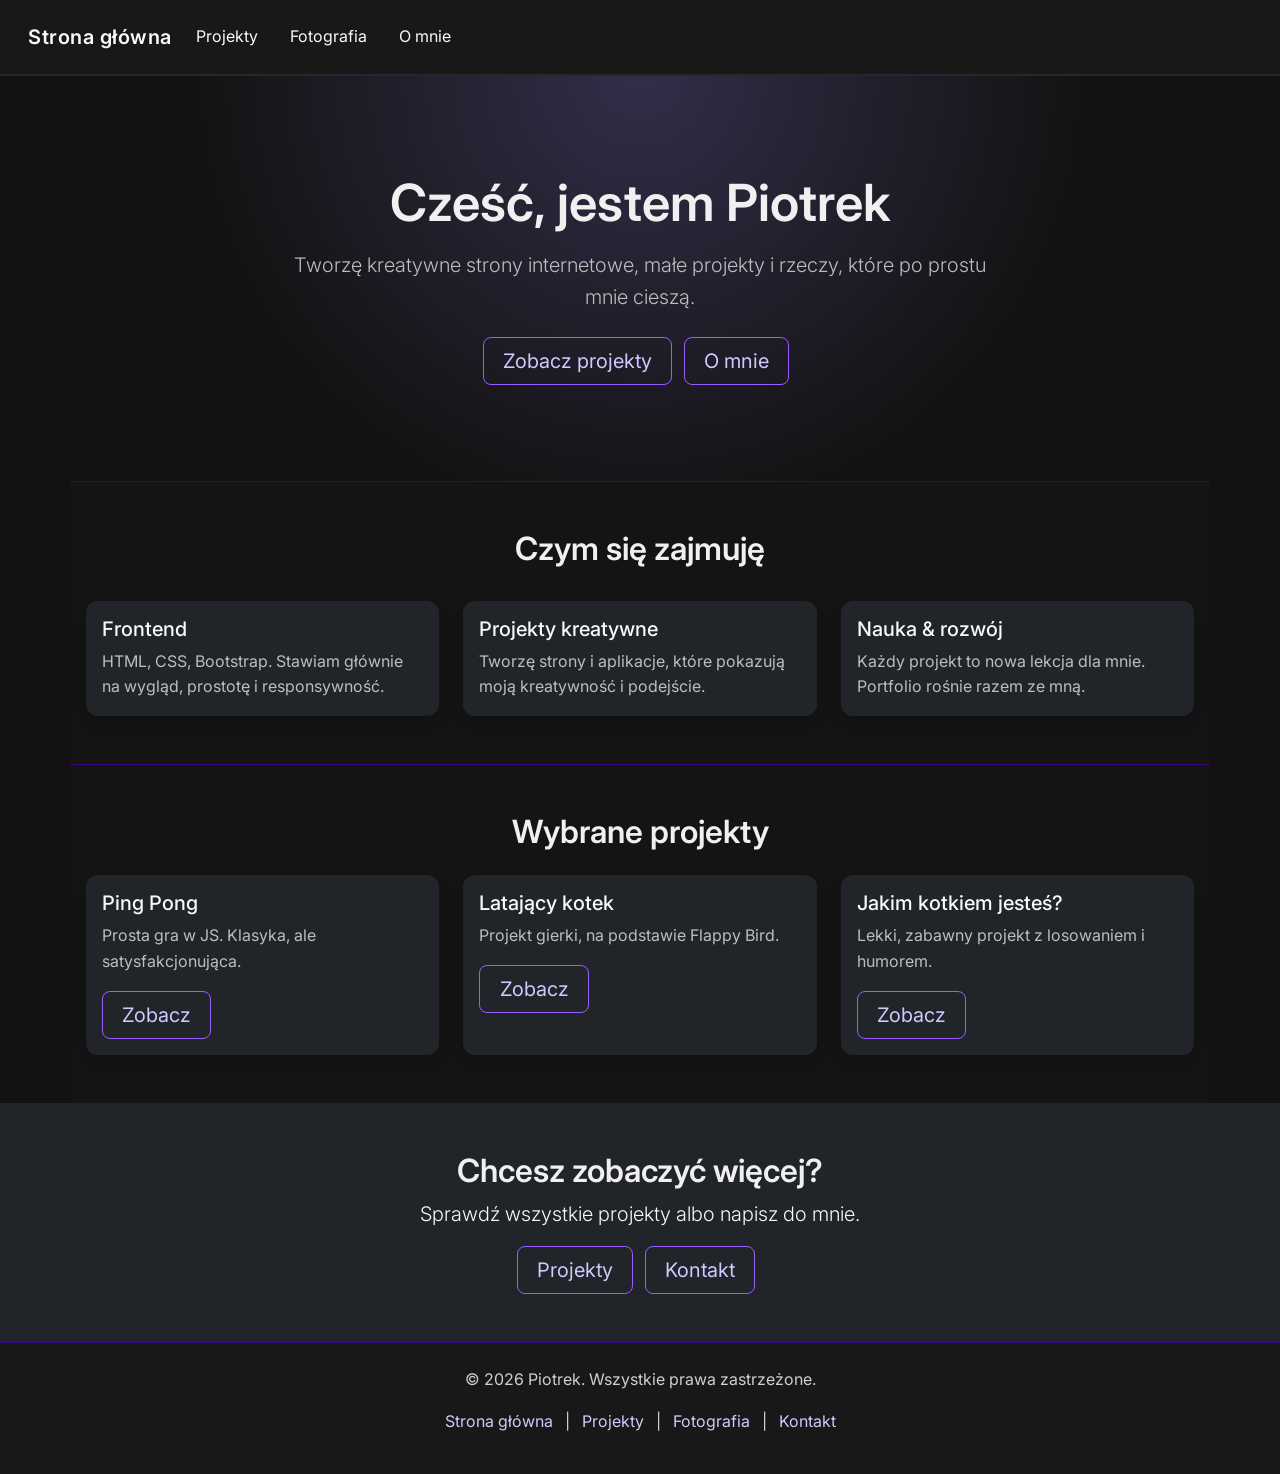
<file: index.html>
<!doctype html>
<html lang="en">
	<head>
		<meta charset="utf-8" />
		<meta name="viewport" content="width=device-width, initial-scale=1" />
		<title>Strona Główna</title>
		<link
			href="https://cdn.jsdelivr.net/npm/bootstrap@5.2.1/dist/css/bootstrap.min.css"
			rel="stylesheet"
		/>

		<link rel="preconnect" href="https://fonts.googleapis.com" />
		<link rel="preconnect" href="https://fonts.gstatic.com" crossorigin />
		<link
			href="https://fonts.googleapis.com/css2?family=Inter:wght@300;400;500;600&display=swap"
			rel="stylesheet"
		/>

		<link rel="stylesheet" href="style.css" />
	</head>
	<body>
		<!-- Nagłówek -->
		<nav class="navbar navbar-expand-lg navbar-dark bg-dark p-3">
			<div class="container-fluid">
				<a class="navbar-brand text-light" href="index.html">Strona główna</a>
				<button
					class="navbar-toggler"
					type="button"
					data-bs-toggle="collapse"
					data-bs-target="#navbarNavAltMarkup"
					aria-controls="navbarNavAltMarkup"
					aria-expanded="false"
					aria-label="Toggle navigation"
				>
					<span class="navbar-toggler-icon"></span>
				</button>
				<div class="collapse navbar-collapse" id="navbarNavAltMarkup">
					<div class="navbar-nav">
						<a class="nav-link text-light" href="projekty.html">Projekty</a>
						<a class="nav-link text-light" href="fotografia.html">Fotografia</a>
						<a class="nav-link text-light" href="kontakt.html">O mnie</a>
					</div>
				</div>
			</div>
		</nav>
		<!-- Nagłówek -->
		<!-- HERO -->
		<section
			class="section section-dark section-border hero text-center container-fluid py-5 text-center bg-dark text-light"
		>
			<div class="fade-in container py-5">
				<h1 class="display-4 fw-semibold">Cześć, jestem Piotrek</h1>
				<p class="lead mt-3">
					Tworzę kreatywne strony internetowe, małe projekty i rzeczy, które po
					prostu mnie cieszą.
				</p>
				<div class="fade-in mt-4">
					<a
						href="projekty.html"
						class="btn btn-outline-purple btn btn-outline-light btn-lg me-2"
					>
						Zobacz projekty
					</a>
					<a
						href="kontakt.html"
						class="btn btn-outline-purple btn btn-outline-light btn-lg me-2"
					>
						O mnie
					</a>
				</div>
			</div>
		</section>

		<!-- CO ROBIĘ -->
		<section class="section section-dark section-border container py-5">
			<div class="row fade-in text-center mb-4">
				<h2 class="fw-semibold">Czym się zajmuję</h2>
			</div>

			<div class="fade-in row g-4">
				<div class="col-md-4">
					<div class="card h-100 bg-dark text-light border-0 shadow">
						<div class="card-body">
							<h5 class="card-title">Frontend</h5>
							<p class="card-text">
								HTML, CSS, Bootstrap. Stawiam głównie na wygląd, prostotę i
								responsywność.
							</p>
						</div>
					</div>
				</div>

				<div class="col-md-4">
					<div class="card h-100 bg-dark text-light border-0 shadow">
						<div class="card-body">
							<h5 class="card-title">Projekty kreatywne</h5>
							<p class="card-text">
								Tworzę strony i aplikacje, które pokazują moją kreatywność i
								podejście.
							</p>
						</div>
					</div>
				</div>

				<div class="col-md-4">
					<div class="card h-100 bg-dark text-light border-0 shadow">
						<div class="card-body">
							<h5 class="card-title">Nauka & rozwój</h5>
							<p class="card-text">
								Każdy projekt to nowa lekcja dla mnie. Portfolio rośnie razem ze
								mną.
							</p>
						</div>
					</div>
				</div>
			</div>
		</section>

		<!-- PROJEKTY -->
		<section class="section section-dark section-border container py-5">
			<h2 class="fade-in text-center fw-semibold mb-4">Wybrane projekty</h2>

			<div class="fade-in row g-4">
				<div class="col-md-4">
					<div class="card h-100 bg-dark text-light border-0 shadow">
						<div class="card-body">
							<h5 class="card-title">Ping Pong</h5>
							<p class="card-text">
								Prosta gra w JS. Klasyka, ale satysfakcjonująca.
							</p>
							<a
								href="pong.html"
								class="btn btn-outline-purple btn btn-outline-light btn-lg me-2"
							>
								Zobacz
							</a>
						</div>
					</div>
				</div>

				<div class="col-md-4">
					<div class="card h-100 bg-dark text-light border-0 shadow">
						<div class="card-body">
							<h5 class="card-title">Latający kotek</h5>
							<p class="card-text">Projekt gierki, na podstawie Flappy Bird.</p>
							<a
								href="flying.html"
								class="btn btn-outline-purple btn btn-outline-light btn-lg me-2"
							>
								Zobacz
							</a>
						</div>
					</div>
				</div>

				<div class="col-md-4">
					<div class="card h-100 bg-dark text-light border-0 shadow">
						<div class="card-body">
							<h5 class="card-title">Jakim kotkiem jesteś?</h5>
							<p class="card-text">
								Lekki, zabawny projekt z losowaniem i humorem.
							</p>
							<a
								href="kotkilosowanie.html"
								class="btn btn-outline-purple btn btn-outline-light btn-lg me-2"
							>
								Zobacz
							</a>
						</div>
					</div>
				</div>
			</div>
		</section>

		<!-- CTA -->
		<section
			class="section section-dark section-border container-fluid py-5 bg-dark text-light text-center"
		>
			<h2 class="fw-semibold">Chcesz zobaczyć więcej?</h2>
			<p class="lead mt-2">Sprawdź wszystkie projekty albo napisz do mnie.</p>
			<div class="mt-3">
				<a
					href="projekty.html"
					class="btn btn-outline-purple btn btn-outline-light btn-lg me-2"
				>
					Projekty
				</a>
				<a
					href="kontakt.html"
					class="btn btn-outline-purple btn btn-outline-light btn-lg me-2"
				>
					Kontakt
				</a>
			</div>
		</section>
		<!-- FOOTER -->
		<footer>
			<p>© 2026 Piotrek. Wszystkie prawa zastrzeżone.</p>
			<p>
				<a href="index.html">Strona główna</a> |
				<a href="projekty.html">Projekty</a> |
				<a href="fotografia.html">Fotografia</a> |
				<a href="kontakt.html">Kontakt</a>
			</p>
		</footer>

		<script
			src="https://cdn.jsdelivr.net/npm/bootstrap@5.2.1/dist/js/bootstrap.bundle.min.js"
			integrity="sha384-u1OknCvxWvY5kfmNBILK2hRnQC3Pr17a+RTT6rIHI7NnikvbZlHgTPOOmMi466C8"
			crossorigin="anonymous"
		></script>
	</body>
</html>
</file>
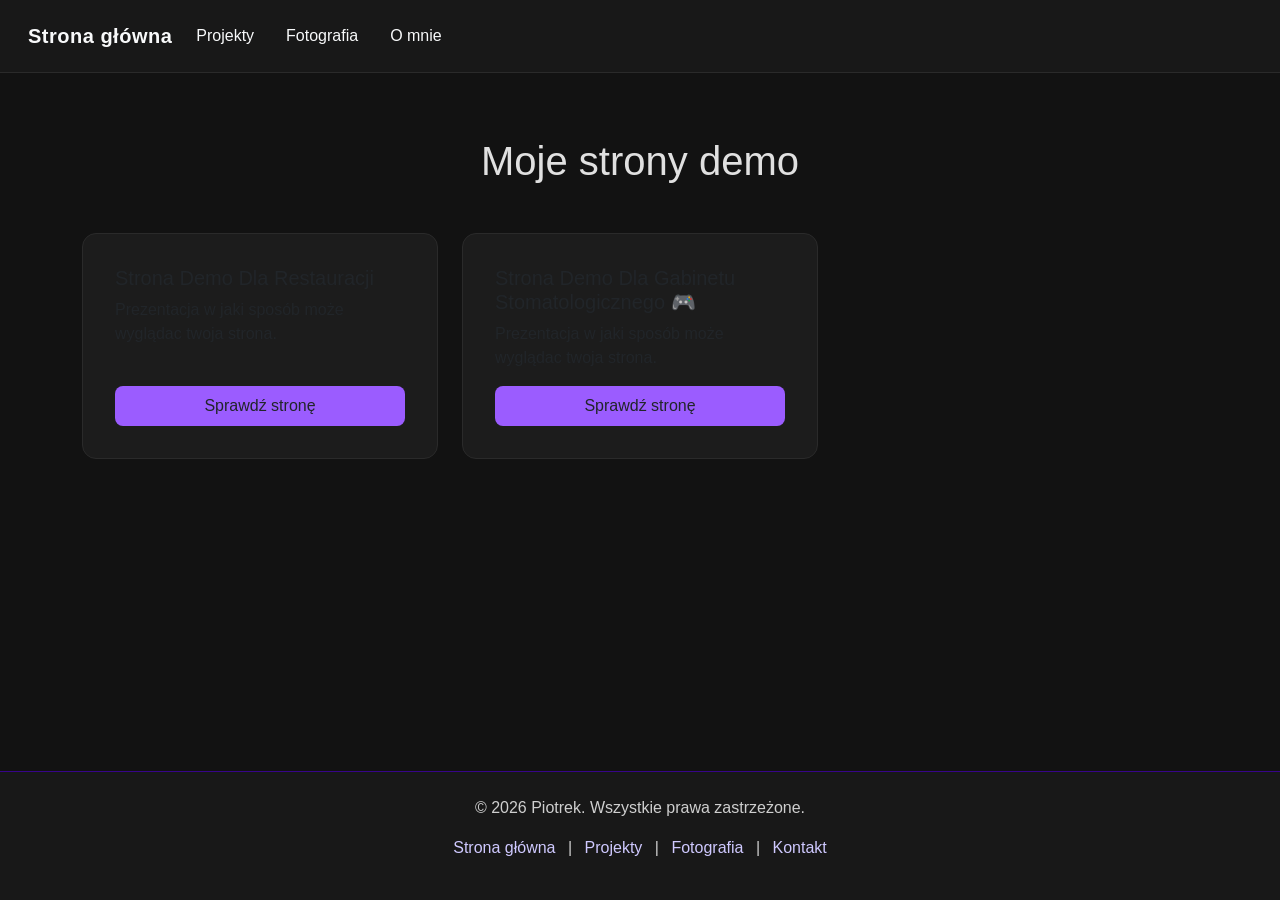
<file: demo/index.html>
<!doctype html>
<html lang="pl">
	<head>
		<meta charset="utf-8" />
		<meta name="viewport" content="width=device-width, initial-scale=1" />
		<title>Demo Stron</title>
		<link
			href="https://cdn.jsdelivr.net/npm/bootstrap@5.2.1/dist/css/bootstrap.min.css"
			rel="stylesheet"
		/>

		<style>
			body {
				background-color: #121212;
				color: #e0e0e0;
				font-family: "Inter", sans-serif;
				display: flex;
				flex-direction: column;
				min-height: 100vh;
			}

			main {
				flex: 1;
				padding: 4rem 1rem;
			}

			/* ===== NAVBAR ===== */
			.navbar {
				background-color: #181818 !important;
				border-bottom: 1px solid #2a2a2a;
			}

			.navbar-brand {
				font-weight: 600;
				letter-spacing: 0.5px;
			}

			.navbar-nav .nav-link {
				color: #cfcfcf;
				margin-right: 1rem;
				transition: color 0.2s ease;
			}

			.navbar-nav .nav-link:hover {
				color: #9b5cff; /* subtelny fiolet */
			}

			/* KAFELKI */
			.demo-card {
				background-color: #1c1c1c;
				border: 1px solid #2a2a2a;
				border-radius: 14px;
				transition: 0.2s ease;
			}

			.demo-card:hover {
				transform: translateY(-6px);
				box-shadow: 0 10px 30px rgba(155, 92, 255, 0.15);
				border-color: #9b5cff;
			}

			.btn-purple {
				background-color: #9b5cff;
				border: none;
				border-radius: 8px;
				padding: 0.5rem 1.2rem;
				font-weight: 500;
			}

			.btn-purple:hover {
				background-color: #b084ff;
			}

			/* FOOTER */
			footer {
				text-align: center;
				margin-top: auto;
				background-color: #181818;
				border-top: 1px solid #37048a;
				padding: 1.5rem 0;
				color: #cfcfcf;
				width: 100%;
			}

			footer a {
				color: #cfc9ff;
				margin: 0 0.5rem;
				text-decoration: none;
			}
			footer a:hover {
				text-decoration: underline;
			}
		</style>
	</head>

	<body>
		<!-- Nagłówek -->
		<nav class="navbar navbar-expand-lg navbar-dark bg-dark p-3">
			<div class="container-fluid">
				<a class="navbar-brand text-light" href="index.html">Strona główna</a>
				<button
					class="navbar-toggler"
					type="button"
					data-bs-toggle="collapse"
					data-bs-target="#navbarNavAltMarkup"
					aria-controls="navbarNavAltMarkup"
					aria-expanded="false"
					aria-label="Toggle navigation"
				>
					<span class="navbar-toggler-icon"></span>
				</button>
				<div class="collapse navbar-collapse" id="navbarNavAltMarkup">
					<div class="navbar-nav">
						<a class="nav-link text-light" href="projekty.html">Projekty</a>
						<a class="nav-link text-light" href="fotografia.html">Fotografia</a>
						<a class="nav-link text-light" href="kontakt.html">O mnie</a>
					</div>
				</div>
			</div>
		</nav>

		<!-- GŁÓWNA ZAWARTOŚĆ -->
		<main class="container">
			<h1 class="text-center mb-5">Moje strony demo</h1>

			<div class="row g-4">
				<!-- ===== KAFEL 1 ===== -->
				<div class="col-md-6 col-lg-4">
					<div class="card demo-card p-3 h-100">
						<div class="card-body d-flex flex-column">
							<h5 class="card-title">Strona Demo Dla Restauracji</h5>
							<p class="card-text flex-grow-1">
								Prezentacja w jaki sposób może wyglądac twoja strona.
							</p>
							<a href="korea/index.html" class="btn btn-purple">
								Sprawdź stronę
							</a>
						</div>
					</div>
				</div>

				<!-- ===== KAFEL 2 ===== -->
				<div class="col-md-6 col-lg-4">
					<div class="card demo-card p-3 h-100">
						<div class="card-body d-flex flex-column">
							<h5 class="card-title">
								Strona Demo Dla Gabinetu Stomatologicznego 🎮
							</h5>
							<p class="card-text flex-grow-1">
								Prezentacja w jaki sposób może wyglądac twoja strona.
							</p>
							<a href="dentysta/index.html" class="btn btn-purple">
								Sprawdź stronę
							</a>
						</div>
					</div>
				</div>

				<!-- TU KOPIUJESZ KOLEJNE KAFELKI -->
			</div>
		</main>

		<!-- FOOTER -->
		<footer>
			<p>© 2026 Piotrek. Wszystkie prawa zastrzeżone.</p>
			<p>
				<a href="index.html">Strona główna</a> |
				<a href="projekty.html">Projekty</a> |
				<a href="fotografia.html">Fotografia</a> |
				<a href="kontakt.html">Kontakt</a>
			</p>
		</footer>

		<script src="https://cdn.jsdelivr.net/npm/bootstrap@5.2.1/dist/js/bootstrap.bundle.min.js"></script>
	</body>
</html>
</file>
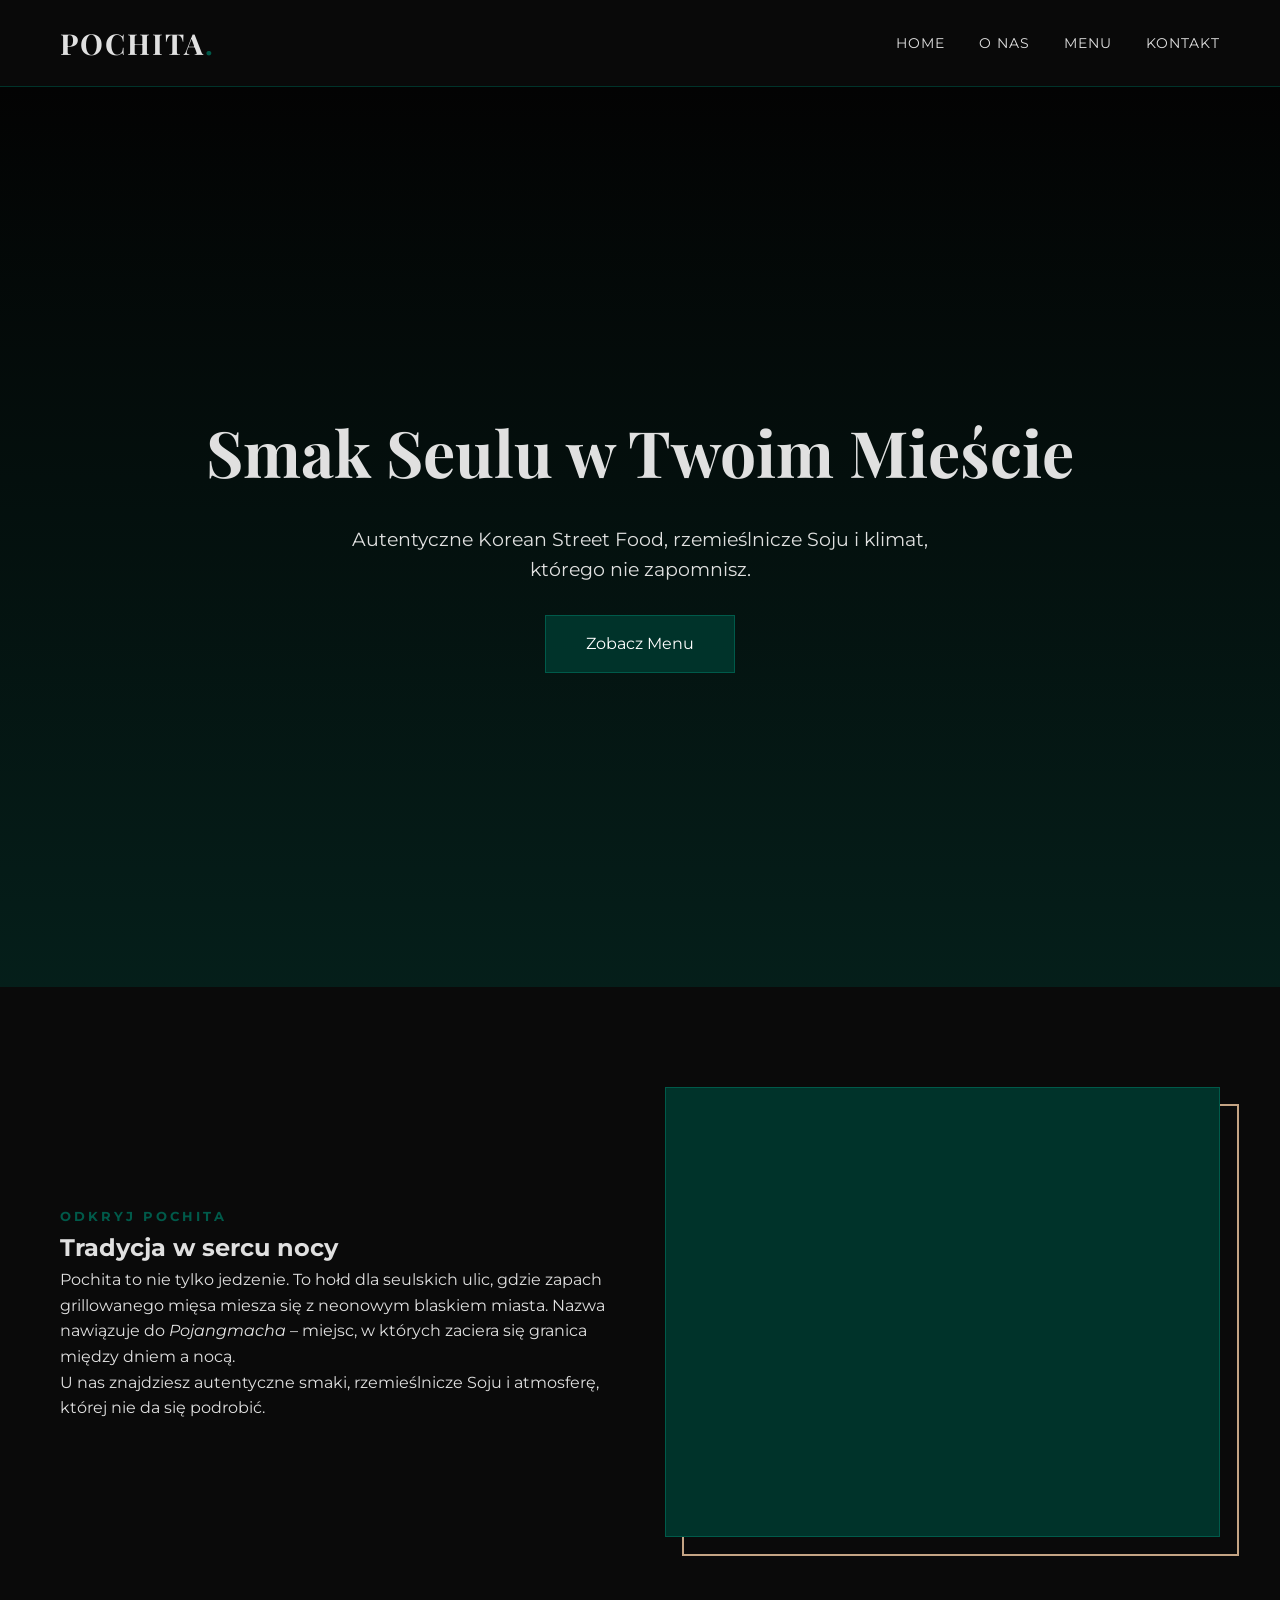
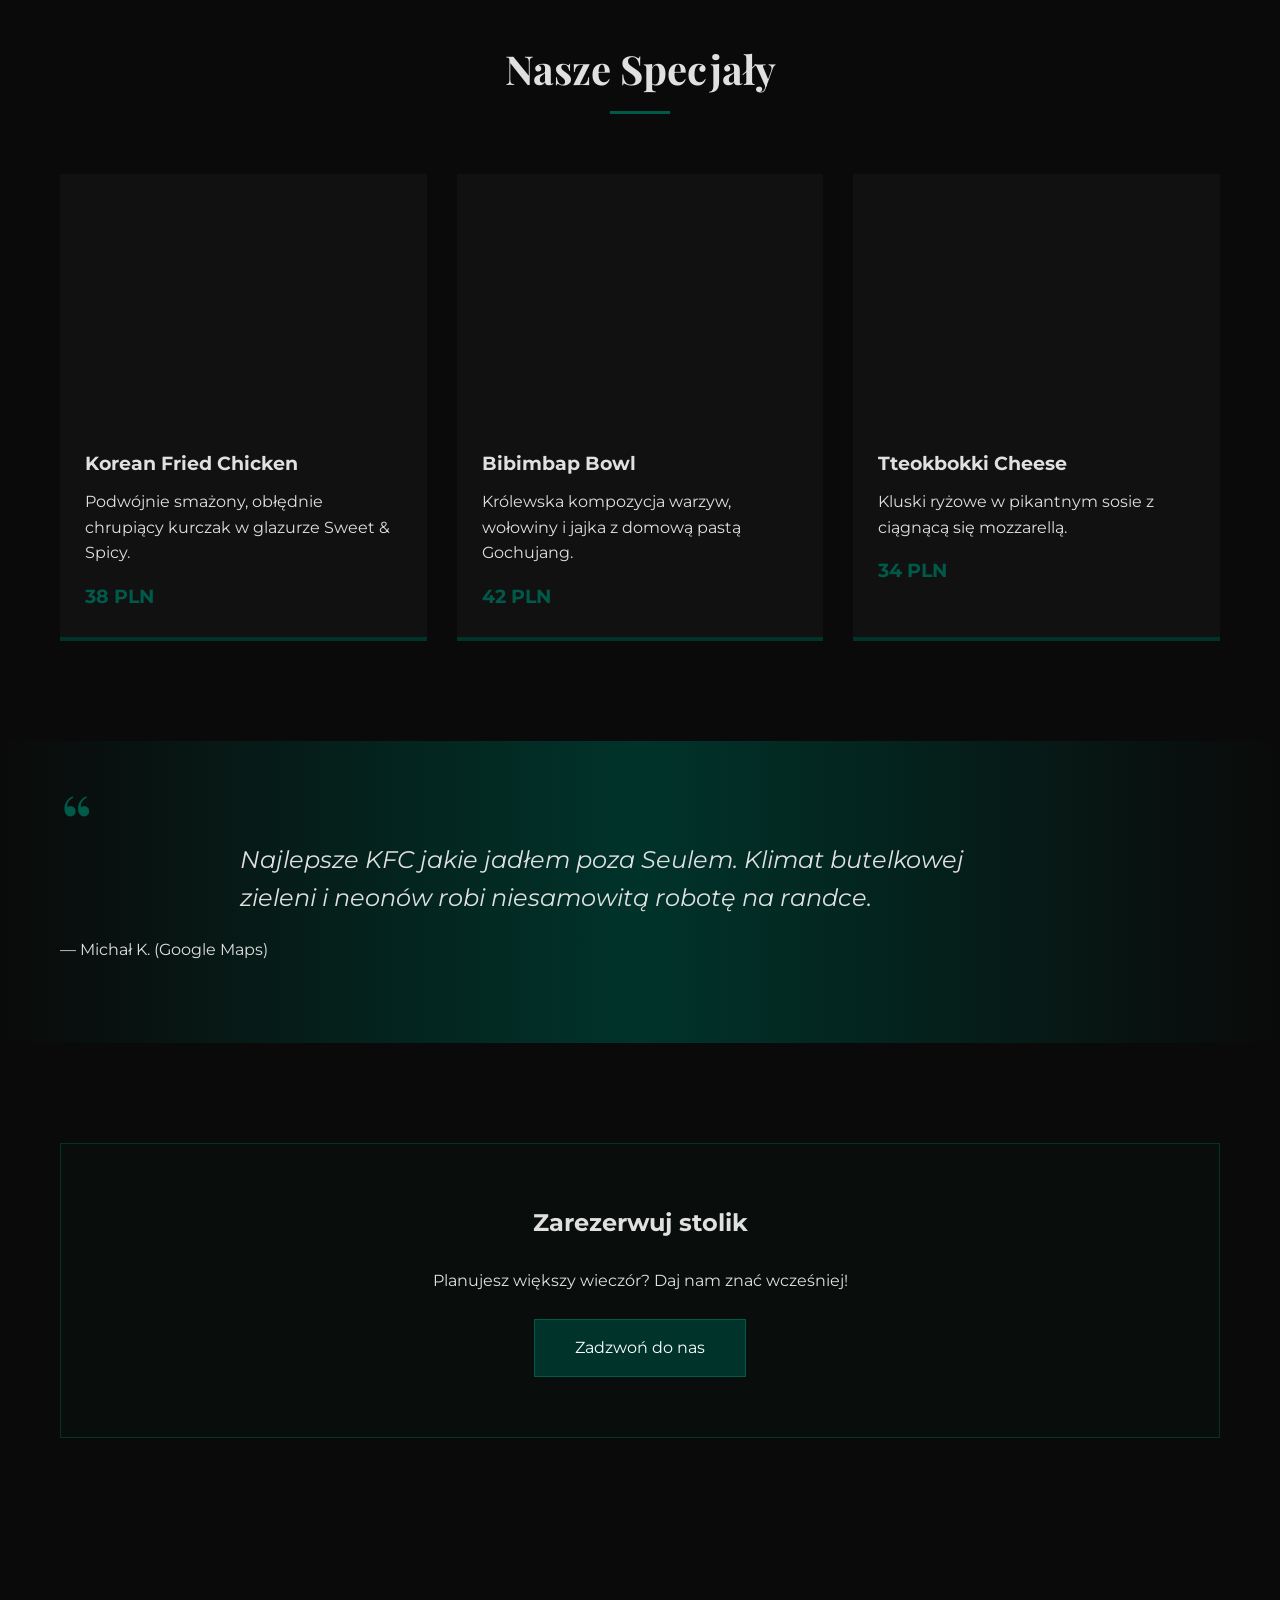
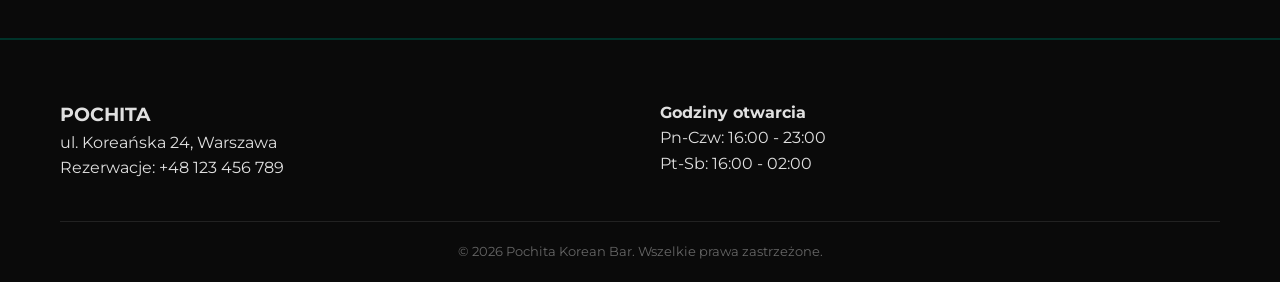
<file: demo/korea/index.html>
<!doctype html>
<html lang="pl">
	<head>
		<meta charset="UTF-8" />
		<meta name="viewport" content="width=device-width, initial-scale=1.0" />
		<title>Pochita | Korean Street Food & Bar</title>
		<link rel="stylesheet" href="style.css" />
		<link
			href="https://fonts.googleapis.com/css2?family=Montserrat:wght@300;400;700&family=Playfair+Display:wght@700&display=swap"
			rel="stylesheet"
		/>
	</head>
	<body>
		<header class="navbar">
			<div class="container">
				<a href="#" class="logo">POCHITA<span>.</span></a>
				<nav class="nav-links" id="navLinks">
					<a href="index.html">Home</a>
					<a href="o-nas.html">O nas</a>
					<a href="menu.html">Menu</a>
					<a href="kontakt.html">Kontakt</a>
				</nav>
				<div class="hamburger" id="hamburger">
					<span></span>
					<span></span>
					<span></span>
				</div>
			</div>
		</header>

		<section class="hero" id="home">
			<div class="hero-content fade-in">
				<h1>Smak Seulu w Twoim Mieście</h1>
				<p>
					Autentyczne Korean Street Food, rzemieślnicze Soju i klimat, którego
					nie zapomnisz.
				</p>
				<a href="menu.html" class="btn">Zobacz Menu</a>
			</div>
		</section>

		<section class="about-section" id="about">
			<div class="container">
				<div class="about-grid">
					<div class="about-text scroll-reveal">
						<span class="subtitle">Odkryj Pochita</span>
						<h2>Tradycja w sercu nocy</h2>
						<p>
							Pochita to nie tylko jedzenie. To hołd dla seulskich ulic, gdzie
							zapach grillowanego mięsa miesza się z neonowym blaskiem miasta.
							Nazwa nawiązuje do <em>Pojangmacha</em> – miejsc, w których
							zaciera się granica między dniem a nocą.
						</p>
						<p>
							U nas znajdziesz autentyczne smaki, rzemieślnicze Soju i
							atmosferę, której nie da się podrobić.
						</p>
					</div>
					<div class="story-image">
						<div
							class="image-box decor-2"
							style="
								background-image: url(&quot;https://images.unsplash.com/photo-1718458206458-e66f4b99ee1f?q=80&w=1529&auto=format&fit=crop&ixlib=rb-4.1.0&ixid=M3wxMjA3fDB8MHxwaG90by1wYWdlfHx8fGVufDB8fHx8fA%3D%3D&quot;);
								background-size: cover;
								background-position: center;
							"
						></div>
					</div>
				</div>
			</div>
		</section>

		<section class="specials" id="menu">
			<div class="container">
				<div class="section-title">
					<h2>Nasze Specjały</h2>
					<div class="line"></div>
				</div>
				<div class="specials-grid">
					<div class="card scroll-reveal">
						<div
							class="card-img"
							style="
								background-image: url(https://images.unsplash.com/photo-1687966699414-095ca9c35593?q=80&w=736&auto=format&fit=crop&ixlib=rb-4.1.0&ixid=M3wxMjA3fDB8MHxwaG90by1wYWdlfHx8fGVufDB8fHx8fA%3D%3D);
							"
						></div>
						<div class="card-content">
							<h3>Korean Fried Chicken</h3>
							<p>
								Podwójnie smażony, obłędnie chrupiący kurczak w glazurze Sweet &
								Spicy.
							</p>
							<span class="price">38 PLN</span>
						</div>
					</div>
					<div class="card scroll-reveal">
						<div
							class="card-img"
							style="
								background-image: url(https://plus.unsplash.com/premium_photo-1673581152308-591c1645be02?q=80&w=764&auto=format&fit=crop&ixlib=rb-4.1.0&ixid=M3wxMjA3fDB8MHxwaG90by1wYWdlfHx8fGVufDB8fHx8fA%3D%3D);
							"
						></div>
						<div class="card-content">
							<h3>Bibimbap Bowl</h3>
							<p>
								Królewska kompozycja warzyw, wołowiny i jajka z domową pastą
								Gochujang.
							</p>
							<span class="price">42 PLN</span>
						</div>
					</div>
					<div class="card scroll-reveal">
						<div
							class="card-img"
							style="
								background-image: url(https://images.unsplash.com/photo-1679581083909-daf9604102ac?q=80&w=764&auto=format&fit=crop&ixlib=rb-4.1.0&ixid=M3wxMjA3fDB8MHxwaG90by1wYWdlfHx8fGVufDB8fHx8fA%3D%3D);
							"
						></div>
						<div class="card-content">
							<h3>Tteokbokki Cheese</h3>
							<p>Kluski ryżowe w pikantnym sosie z ciągnącą się mozzarellą.</p>
							<span class="price">34 PLN</span>
						</div>
					</div>
				</div>
			</div>
		</section>

		<section class="testimonials">
			<div class="container text-center">
				<div class="quote-icon">“</div>
				<p class="quote-text">
					Najlepsze KFC jakie jadłem poza Seulem. Klimat butelkowej zieleni i
					neonów robi niesamowitą robotę na randce.
				</p>
				<span class="author">— Michał K. (Google Maps)</span>
			</div>
		</section>

		<section class="booking" id="contact">
			<div class="container">
				<div class="booking-box scroll-reveal">
					<h2>Zarezerwuj stolik</h2>
					<br />
					<p>Planujesz większy wieczór? Daj nam znać wcześniej!</p>
					<br />
					<a href="tel:+48123456789" class="btn">Zadzwoń do nas</a>
				</div>
			</div>
		</section>

		<footer class="footer">
			<div class="container">
				<div class="footer-grid">
					<div class="footer-info">
						<h3>POCHITA</h3>
						<p>ul. Koreańska 24, Warszawa</p>
						<p>Rezerwacje: +48 123 456 789</p>
					</div>
					<div class="footer-hours">
						<h4>Godziny otwarcia</h4>
						<p>Pn-Czw: 16:00 - 23:00</p>
						<p>Pt-Sb: 16:00 - 02:00</p>
					</div>
				</div>
				<div class="footer-bottom">
					&copy; 2026 Pochita Korean Bar. Wszelkie prawa zastrzeżone.
				</div>
			</div>
		</footer>

		<script>
			// Skrypt do hamburgera
			const hamburger = document.getElementById("hamburger");
			const navLinks = document.getElementById("navLinks");

			hamburger.addEventListener("click", () => {
				navLinks.classList.toggle("active");
				hamburger.classList.toggle("toggle");
			});
		</script>
	</body>
</html>
</file>
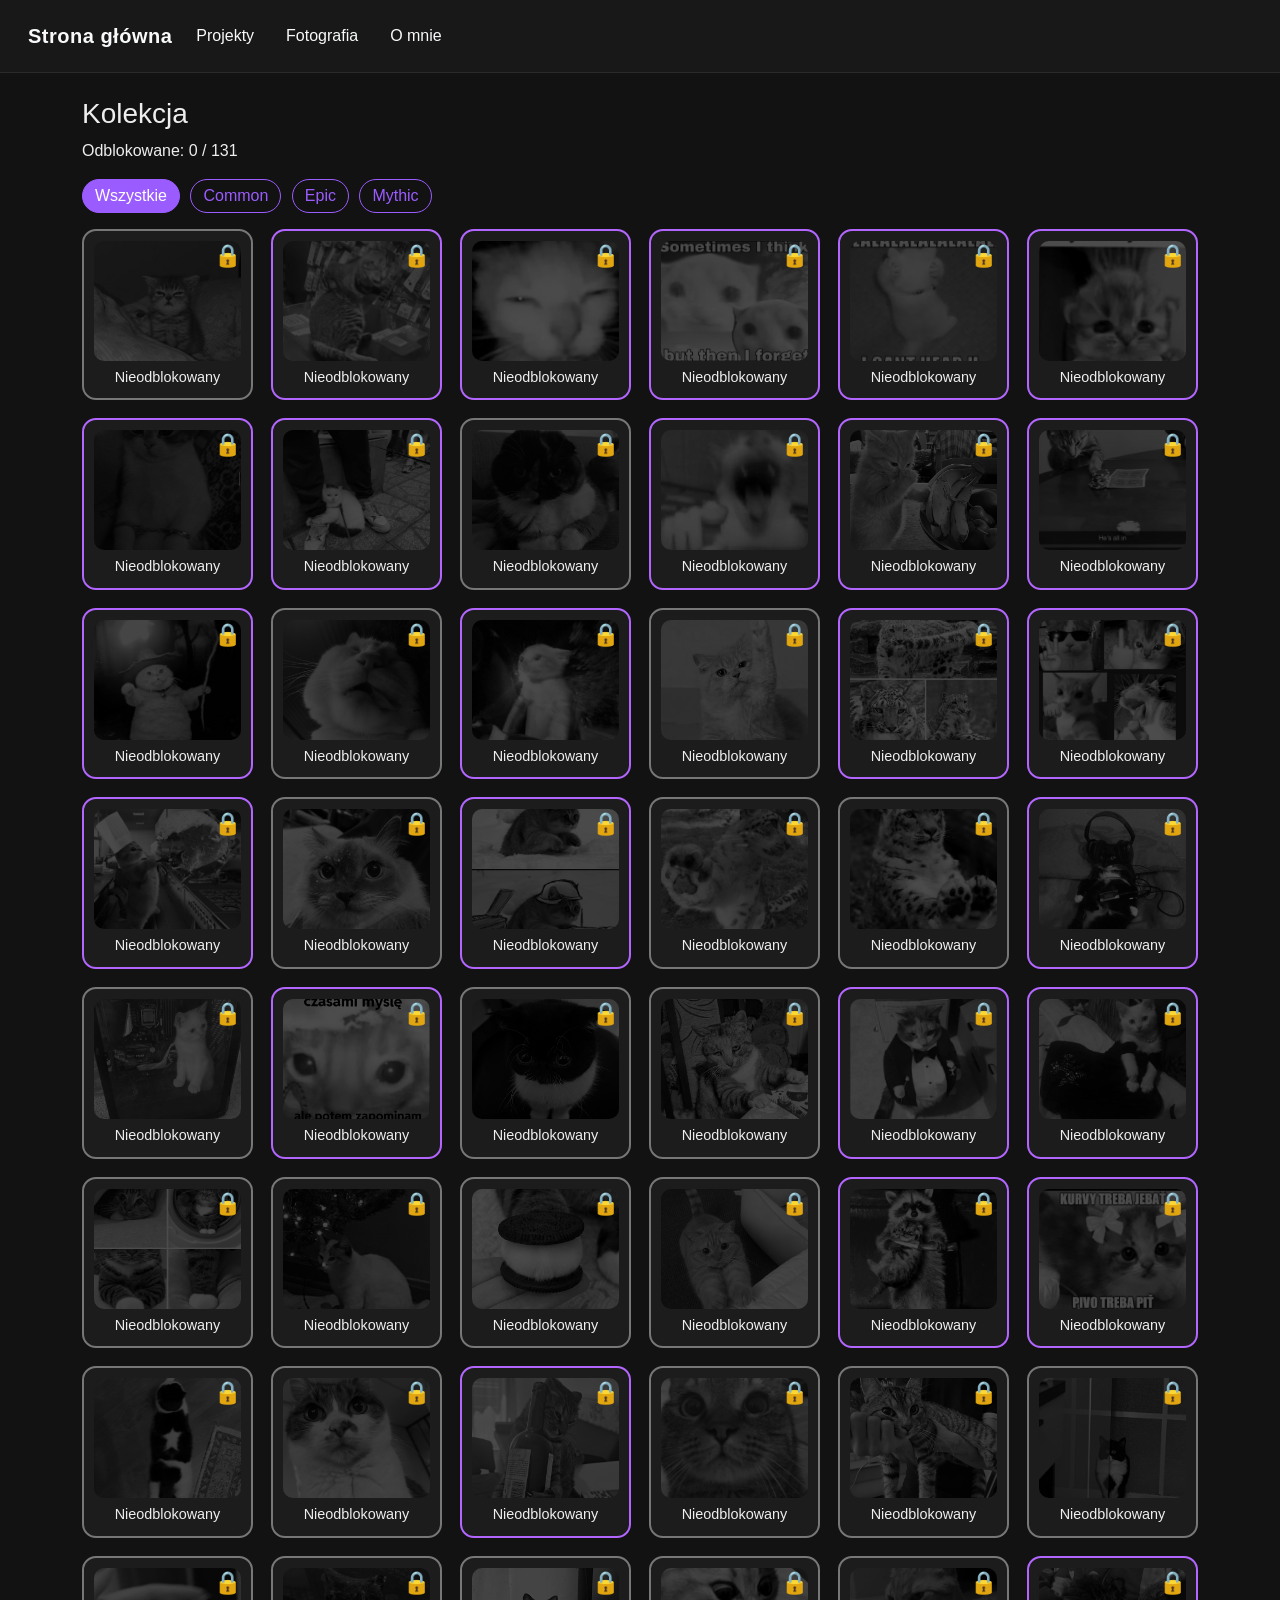
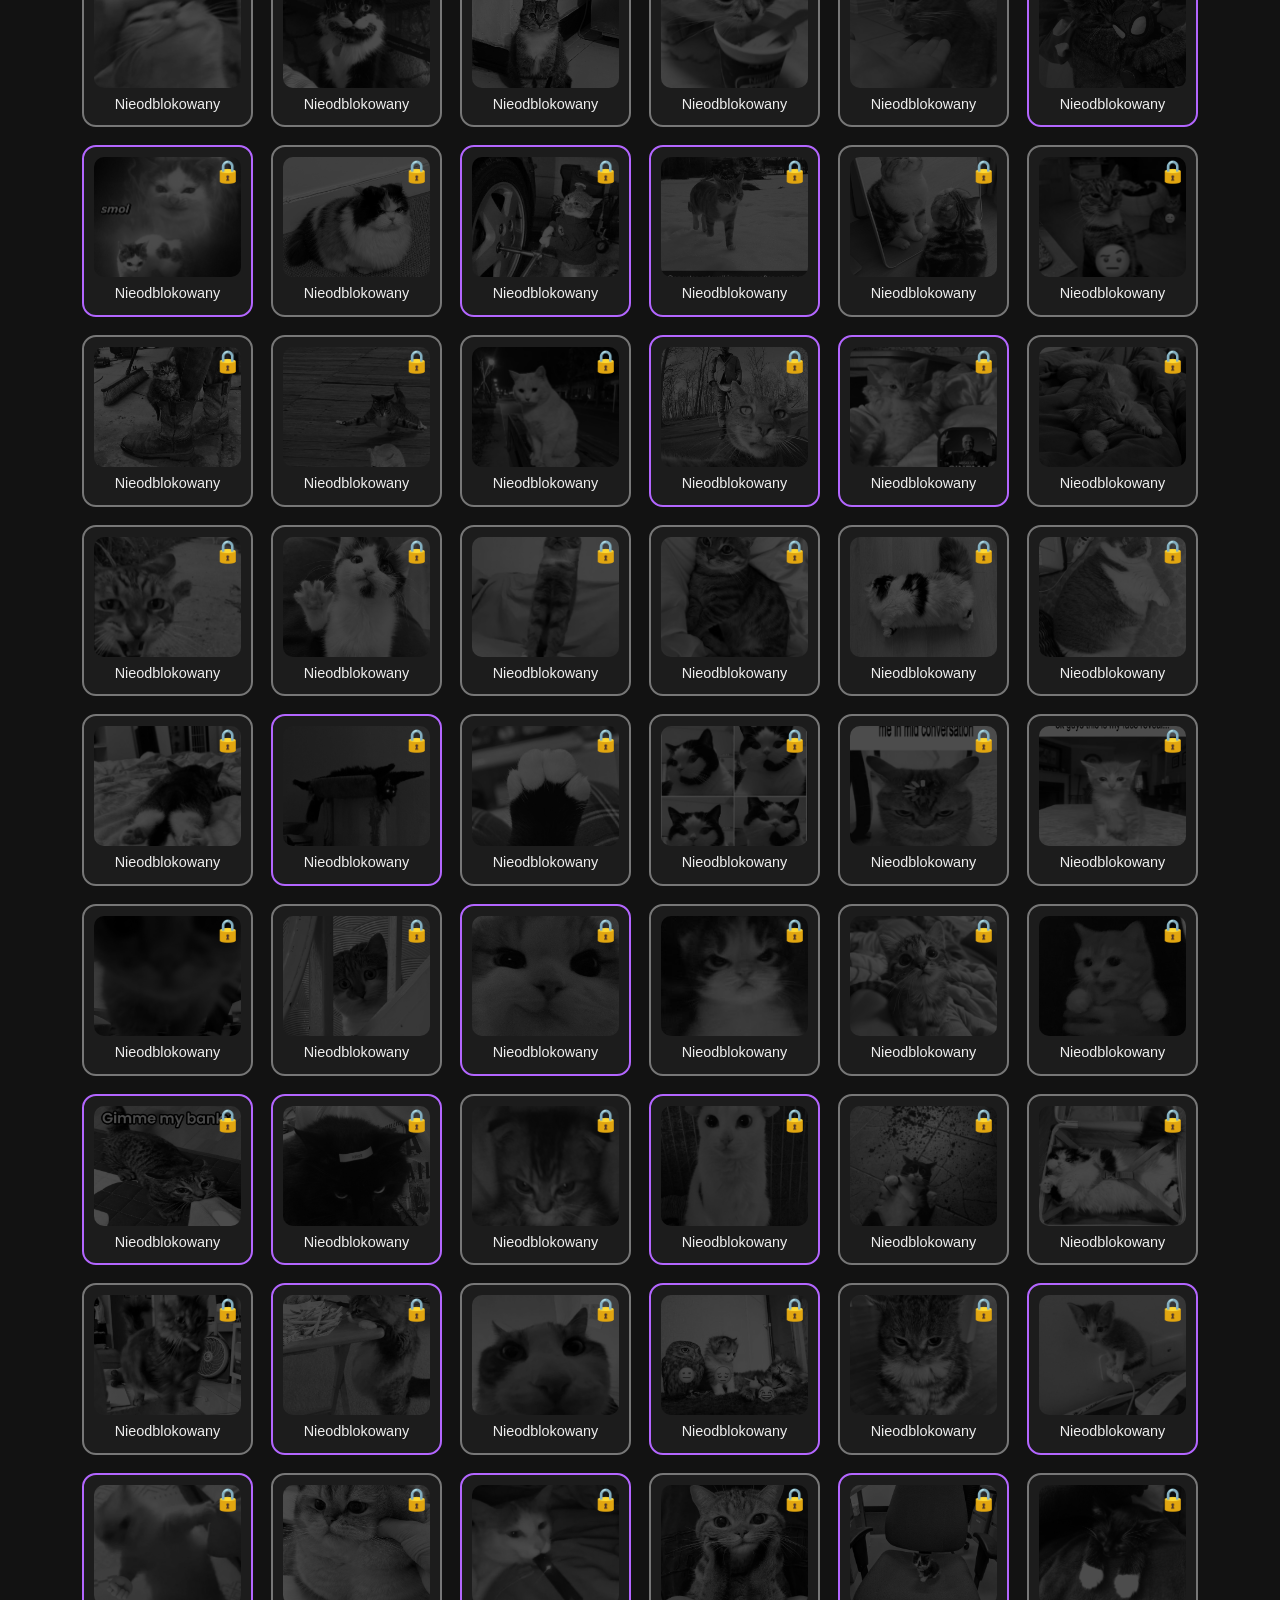
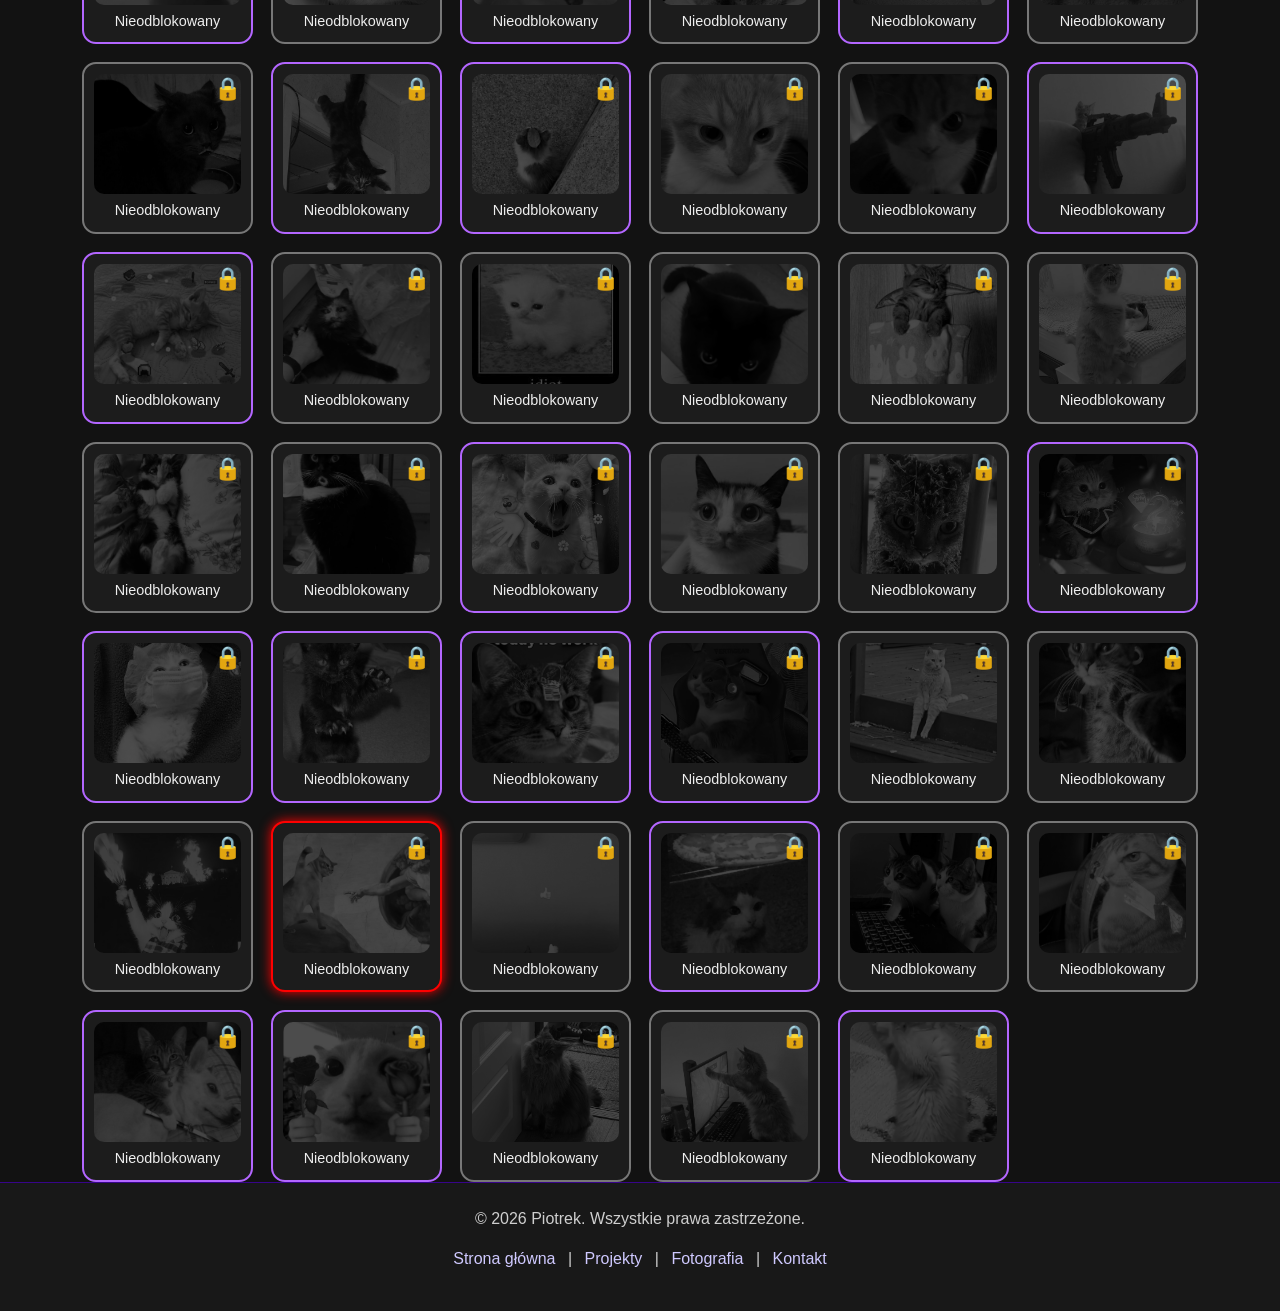
<file: ekwipunek.html>
<!doctype html>
<html lang="pl">
	<head>
		<meta charset="utf-8" />
		<meta name="viewport" content="width=device-width, initial-scale=1" />
		<title>Mój Ekwipunek 🐾</title>

		<link
			href="https://cdn.jsdelivr.net/npm/bootstrap@5.2.1/dist/css/bootstrap.min.css"
			rel="stylesheet"
		/>

		<style>
			body {
				height: 100%;
				margin: 0;
				display: flex;
				flex-direction: column;
				min-height: 100vh; /* cała wysokość okna */
				background: #121212;
				color: #eee;
				font-family: Inter, sans-serif;
			}

			.grid {
				display: grid;
				grid-template-columns: repeat(auto-fill, minmax(170px, 1fr));
				gap: 18px;
			}

			.cat-card {
				background: #1c1c1c;
				border-radius: 14px;
				padding: 10px;
				cursor: pointer;
				border: 2px solid #333;
				transition: 0.25s;
				position: relative;
			}

			.cat-card:hover {
				transform: translateY(-4px) scale(1.03);
				box-shadow: 0 0 20px rgba(155, 92, 255, 0.3);
			}

			.cat-card img {
				width: 100%;
				height: 120px;
				object-fit: cover;
				border-radius: 10px;
			}

			.locked img {
				filter: grayscale(100%) brightness(0.3);
			}

			.locked::after {
				content: "🔒";
				position: absolute;
				top: 8px;
				right: 10px;
				font-size: 22px;
			}

			.cat-name {
				margin-top: 6px;
				font-size: 0.9rem;
				text-align: center;
			}

			.rarity-Common {
				border-color: #777;
			}
			.rarity-Epic {
				border-color: #b366ff;
			}
			.rarity-Mythic {
				border-color: red;
				box-shadow: 0 0 12px red;
			}

			.filter-btn {
				border: 1px solid #9b5cff;
				color: #9b5cff;
				background: transparent;
				border-radius: 20px;
				padding: 4px 12px;
				margin-right: 6px;
			}
			.filter-btn.active,
			.filter-btn:hover {
				background: #9b5cff;
				color: #fff;
			}
			/* ===== NAVBAR ===== */
			.navbar {
				background-color: #181818 !important;
				border-bottom: 1px solid #2a2a2a;
			}

			.navbar-brand {
				font-weight: 600;
				letter-spacing: 0.5px;
			}

			.navbar-nav .nav-link {
				color: #cfcfcf;
				margin-right: 1rem;
				transition: color 0.2s ease;
			}

			.navbar-nav .nav-link:hover {
				color: #9b5cff; /* subtelny fiolet */
			}
			/* FOOTER */
			footer {
				text-align: center;
				margin-top: auto;
				background-color: #181818;
				border-top: 1px solid #37048a;
				padding: 1.5rem 0;
				color: #cfcfcf;
				width: 100%;
			}

			footer a {
				color: #cfc9ff;
				margin: 0 0.5rem;
				text-decoration: none;
			}
			footer a:hover {
				text-decoration: underline;
			}
			/* ===== PRZYCISKI ===== */
			.btn-primary {
				background-color: #9b5cff;
				border: none;
				border-radius: 8px;
				padding: 0.5rem 1.2rem;
				font-weight: 500;
				transition:
					background-color 0.2s ease,
					transform 0.1s ease;
			}

			.btn-primary:hover {
				background-color: #b084ff;
				transform: translateY(-1px);
			}
		</style>
	</head>

	<body>
		<!-- Nagłówek -->
		<nav class="navbar navbar-expand-lg navbar-dark bg-dark p-3">
			<div class="container-fluid">
				<a class="navbar-brand text-light" href="index.html">Strona główna</a>
				<button
					class="navbar-toggler"
					type="button"
					data-bs-toggle="collapse"
					data-bs-target="#navbarNavAltMarkup"
					aria-controls="navbarNavAltMarkup"
					aria-expanded="false"
					aria-label="Toggle navigation"
				>
					<span class="navbar-toggler-icon"></span>
				</button>
				<div class="collapse navbar-collapse" id="navbarNavAltMarkup">
					<div class="navbar-nav">
						<a class="nav-link text-light" href="projekty.html">Projekty</a>
						<a class="nav-link text-light" href="fotografia.html">Fotografia</a>
						<a class="nav-link text-light" href="kontakt.html">O mnie</a>
					</div>
				</div>
			</div>
		</nav>
		<!-- Nagłówek -->

		<div class="container mt-4">
			<h3>Kolekcja</h3>
			<p id="counter"></p>

			<div class="mb-3">
				<button class="filter-btn active" data-filter="all">Wszystkie</button>
				<button class="filter-btn" data-filter="Common">Common</button>
				<button class="filter-btn" data-filter="Epic">Epic</button>
				<button class="filter-btn" data-filter="Mythic">Mythic</button>
			</div>

			<div class="grid" id="grid"></div>
		</div>

		<!-- MODAL -->
		<div class="modal fade" id="catModal">
			<div class="modal-dialog modal-dialog-centered">
				<div class="modal-content bg-dark text-light">
					<div class="modal-body text-center">
						<img id="modalImg" class="img-fluid rounded mb-3" />
						<h4 id="modalName"></h4>
						<p id="modalDesc"></p>
						<p id="modalDate" class="text-info"></p>
					</div>
				</div>
			</div>
		</div>
		<footer>
			<p>© 2026 Piotrek. Wszystkie prawa zastrzeżone.</p>
			<p>
				<a href="index.html">Strona główna</a> |
				<a href="projekty.html">Projekty</a> |
				<a href="fotografia.html">Fotografia</a> |
				<a href="kontakt.html">Kontakt</a>
			</p>
		</footer>

		<script>
			const STORAGE_KEY = "unlockedCats";
			const unlocked = JSON.parse(localStorage.getItem(STORAGE_KEY)) || [];

			const kotkiData = [
				{
					file: 1,
					name: "Mistrz Drzemki",
					desc: "Dziś jesteś offline i absolutnie nikogo to nie obchodzi.",
					rarity: "Common",
				},
				{
					file: 2,
					name: "Kot Starzec",
					desc: "Wstałeś źle, usiadłeś jeszcze gorzej, a teraz pozostało tylko narzekanie.",
					rarity: "Epic",
				},
				{
					file: 3,
					name: "Kot po przeżyciach",
					desc: "Nie wiesz co się stało, ale na pewno było intensywnie.",
					rarity: "Epic",
				},
				{
					file: 4,
					name: "Myśl… a Nie, Jednak Nie",
					desc: "Masz genialną myśl, szkoda tylko, że zniknęła sekundę później.",
					rarity: "Epic",
				},
				{
					file: 5,
					name: "Nie Słyszę, Nie Widzę",
					desc: "Dziś selektywne słyszenie wjechało na pełnej.",
					rarity: "Epic",
				},
				{
					file: 6,
					name: "Powiedz Mi To Prosto w Pysk",
					desc: "Masz poważną minę i zero cierpliwości do głupot.",
					rarity: "Epic",
				},
				{
					file: 7,
					name: "Kot Więzień",
					desc: "To nie była Twoja wina… ale i tak ktoś wezwał kocie służby.",
					rarity: "Epic",
				},
				{
					file: 8,
					name: "Mały Strachulec",
					desc: "Trzymasz się życia (i nogi) jakby zaraz miał się skończyć świat.",
					rarity: "Epic",
				},
				{
					file: 9,
					name: "Kot Oceniający",
					desc: "Nic nie mówisz, ale wszyscy wiedzą, co myślisz.",
					rarity: "Common",
				},
				{
					file: 10,
					name: "Kot Śmieszek",
					desc: "Beka z ciebie ziomek.",
					rarity: "Epic",
				},
				{
					file: 11,
					name: "Kot Fit",
					desc: "Coś poszło nie tak, owoce zepsute, dieta od jutra.",
					rarity: "Epic",
				},
				{
					file: 12,
					name: "Va Banque",
					desc: "Oddajesz wszystko, bo i tak już wszystko jedno.",
					rarity: "Epic",
				},
				{
					file: 13,
					name: "Kot Fantazja",
					desc: "Dziś jesteś magiczny i lekko niebezpieczny.",
					rarity: "Epic",
				},
				{
					file: 14,
					name: "Śpioch Ekstremalny",
					desc: "Sen wszedł za mocno i nie planuje wychodzić.",
					rarity: "Common",
				},
				{
					file: 15,
					name: "Kot Adrenalina",
					desc: "To był zły pomysł… ale już za późno.",
					rarity: "Epic",
				},
				{
					file: 16,
					name: "Ja Mam Pytanie",
					desc: "Chcesz coś powiedzieć, ale sam nie wiesz co.",
					rarity: "Common",
				},
				{
					file: 17,
					name: "Kot Strażnik",
					desc: "To mój ogon, nie oddam go dziś.",
					rarity: "Epic",
				},
				{
					file: 18,
					name: "Emocjonalny Chaos",
					desc: "Jednocześnie wszystko i nic, klasyczny dzień.",
					rarity: "Epic",
				},
				{
					file: 19,
					name: "Szef Kuchni",
					desc: "Gotujesz, ale nikt nie wie, czy to bezpieczne.",
					rarity: "Epic",
				},
				{
					file: 20,
					name: "Kot Budyń",
					desc: "Miało być elegancko, wyszło jak zawsze.",
					rarity: "Common",
				},
				{
					file: 21,
					name: "Kot Wojownik",
					desc: "Nie zaczynałeś wojny… ale jesteś gotowy ją wygrać.",
					rarity: "Epic",
				},
				{
					file: 22,
					name: "Dobry Dzień Kotku",
					desc: "Masz dziś energię do interakcji. Krótko, ale masz.",
					rarity: "Common",
				},
				{
					file: 23,
					name: "Podwójna Moc",
					desc: "Masz tak dobry humor, że rozdajesz go na lewo i prawo.",
					rarity: "Common",
				},
				{
					file: 24,
					name: "Kot Muzyk",
					desc: "Muzyka gra, rzeczywistość nie istnieje.",
					rarity: "Epic",
				},
				{
					file: 25,
					name: "Kot Informatyk",
					desc: "Nie dotykaj. Ja to naprawię (dalej nie działa).",
					rarity: "Common",
				},
				{
					file: 26,
					name: "Myśl… Znikła",
					desc: "Znowu miałeś genialny plan, ale uciekł szybciej niż motywacja.",
					rarity: "Epic",
				},
				{
					file: 27,
					name: "Smutny Kartofelek",
					desc: "Siedzisz i myślisz, co poszło nie tak… wszystko.",
					rarity: "Common",
				},
				{
					file: 28,
					name: "Kot Zmęczony Życiem",
					desc: "Siedzisz przy stole jakbyś właśnie skończył 12-godzinny dzień życia.",
					rarity: "Common",
				},
				{
					file: 29,
					name: "Pan Prezes",
					desc: "Wyglądasz poważnie, choć nie do końca wiesz dlaczego.",
					rarity: "Epic",
				},
				{
					file: 30,
					name: "Elegancja Sama w Sobie",
					desc: "Dziś czujesz się ładnie i świat musi to zaakceptować.",
					rarity: "Epic",
				},
				{
					file: 31,
					name: "Bezpieczna Kryjówka",
					desc: "Ukryłeś się i nie planujesz wracać do rzeczywistości, nie w tych czystych stópkach.",
					rarity: "Common",
				},
				{
					file: 32,
					name: "Świąteczny Sabotażysta",
					desc: "Niby niewinnie, ale zaraz coś zgaśnie.",
					rarity: "Common",
				},
				{
					file: 33,
					name: "Kot Oreo",
					desc: "Tylko jednego… no dobra, jeszcze jednego.",
					rarity: "Common",
				},
				{
					file: 34,
					name: "Rudy Relaks",
					desc: "Przeciągasz się, bo życie i tak poczeka.",
					rarity: "Common",
				},
				{
					file: 35,
					name: "Kot Zakładnik",
					desc: "Nie twoja decyzja, ale stres jak najbardziej twój.",
					rarity: "Epic",
				},
				{
					file: 36,
					name: "Kot Filozof od Piwa",
					desc: "Dziś życiowe prawdy przychodzą po kilku łykach.",
					rarity: "Epic",
				},
				{
					file: 37,
					name: "Gwiazda Programu",
					desc: "Nie wiesz czemu, ale wszyscy patrzą właśnie na Ciebie.",
					rarity: "Common",
				},
				{
					file: 38,
					name: "Kot Refleksyjny",
					desc: "Patrzysz w dal i udajesz, że masz wszystko pod kontrolą.",
					rarity: "Common",
				},
				{
					file: 39,
					name: "Kot Po Pracy",
					desc: "To był dzień, który zasługiwał na zakończenie.",
					rarity: "Epic",
				},
				{
					file: 40,
					name: "Kot Detektyw",
					desc: "Widzisz wszystko. I wszystkim trochę nie ufasz.",
					rarity: "Common",
				},
				{
					file: 41,
					name: "Kot Melancholia",
					desc: "Leżysz tak i rozmyślasz, jakby to była scena z filmu.",
					rarity: "Common",
				},
				{
					file: 42,
					name: "Kot z Alternatywnej Rzeczywistości",
					desc: "Jedna część Ciebie ogarnia, druga już dawno odpadła.",
					rarity: "Common",
				},
				{
					file: 43,
					name: "Kot Szczęście",
					desc: "Daj mi jeszcze chwilę, jest idealnie.",
					rarity: "Common",
				},
				{
					file: 44,
					name: "Kot w Tarapatach",
					desc: "Niby nic nie robiłeś, a jakoś się zaplątało.",
					rarity: "Common",
				},
				{
					file: 45,
					name: "Kot Niepokój",
					desc: "Siedzisz w kącie i obserwujesz… na wszelki wypadek.",
					rarity: "Common",
				},
				{
					file: 46,
					name: "Kot Głodomór",
					desc: "Dlaczego świat nie pozwala Ci być szczęśliwym?",
					rarity: "Common",
				},
				{
					file: 47,
					name: "Kot Degustator",
					desc: "Jesz, ale z pełną kontrolą sytuacji (teoretycznie).",
					rarity: "Common",
				},
				{
					file: 48,
					name: "Kot Bohater",
					desc: "Śpisz spokojnie, bo ktoś czuwa. Nawet jeśli to maskotka.",
					rarity: "Epic",
				},
				{
					file: 49,
					name: "Kot Diabelski",
					desc: "Trochę chaosu nikomu jeszcze nie zaszkodziło.",
					rarity: "Epic",
				},
				{
					file: 50,
					name: "Kot Wkurzony",
					desc: "Nie podchodź. Serio. To nie jest dobry moment.",
					rarity: "Common",
				},
				{
					file: 51,
					name: "Mechanik z Marzeń",
					desc: "Niby w koszulce Ferrari, ale i tak robisz wszystko na czuja.",
					rarity: "Epic",
				},
				{
					file: 52,
					name: "Kot Spokój w Chaosie",
					desc: "Idziesz dalej, mimo że za Tobą właśnie płonie świat.",
					rarity: "Epic",
				},
				{
					file: 53,
					name: "Kot Zachwyt",
					desc: "Ale fajny kot… czekaj, to ja!",
					rarity: "Common",
				},
				{
					file: 54,
					name: "Zdziwienie Poziom Hard",
					desc: "Ty zdziwiony, Ty z tyłu też zdziwiony, nic się nie zgadza.",
					rarity: "Common",
				},
				{
					file: 55,
					name: "Kot Roboczy",
					desc: "Dziś jesteś tu do zadań specjalnych (albo przynajmniej tak wyglądasz).",
					rarity: "Common",
				},
				{
					file: 56,
					name: "Chaos na Czterech Łapach",
					desc: "Niby zabawa, niby wojna, czyli klasyk.",
					rarity: "Common",
				},
				{
					file: 57,
					name: "Kot Nocny Myśliciel",
					desc: "Siedzisz na ławce i rozkminiasz życie po godzinach.",
					rarity: "Common",
				},
				{
					file: 58,
					name: "Kot Influencer",
					desc: "Selfik musi być, człowiek się jakoś załapie w tle.",
					rarity: "Epic",
				},
				{
					file: 59,
					name: "Absolute Kot",
					desc: "To moment, w którym wszystko jest kinem.",
					rarity: "Epic",
				},
				{
					file: 60,
					name: "Kołdrowy Król",
					desc: "To jest moje miejsce i nigdzie się nie ruszam.",
					rarity: "Common",
				},
				{
					file: 61,
					name: "Kot Oskarżyciel",
					desc: "To on. Zawsze to on.",
					rarity: "Common",
				},
				{
					file: 62,
					name: "Zero Wstydu",
					desc: "Pokazujesz to, co myślisz o całej sytuacji.",
					rarity: "Common",
				},
				{
					file: 63,
					name: "Kot Ambicja",
					desc: "Sięgasz wyżej, niż sam się spodziewałeś.",
					rarity: "Common",
				},
				{
					file: 64,
					name: "Kołdrowy Filozof",
					desc: "Myślisz, ale tylko trochę, reszta jutro.",
					rarity: "Common",
				},
				{
					file: 65,
					name: "Puszysta Poduszka",
					desc: "Leżysz i wyglądasz jak sens życia.",
					rarity: "Common",
				},
				{
					file: 66,
					name: "Gruby Myśliciel",
					desc: "Dużo ciała, dużo refleksji.",
					rarity: "Common",
				},
				{
					file: 67,
					name: "Tyłek do Świata",
					desc: "Nie dziś. Dziś nie dla ludzi.",
					rarity: "Common",
				},
				{
					file: 68,
					name: "Kot Szatan",
					desc: "Niby drapak, ale energia jak z horroru.",
					rarity: "Epic",
				},
				{
					file: 69,
					name: "Perfekcyjna Łapka",
					desc: "Dziś detale robią robotę.",
					rarity: "Common",
				},
				{
					file: 70,
					name: "Kot Konsultant",
					desc: "Proszę się nie rozłączać, zaraz będę wkurzony.",
					rarity: "Common",
				},
				{
					file: 71,
					name: "Kot Buforowanie",
					desc: "Myśl się ładuje… proszę czekać.",
					rarity: "Common",
				},
				{
					file: 72,
					name: "Face Reveal",
					desc: "Oto ja. Teraz możecie klaskać.",
					rarity: "Common",
				},
				{
					file: 73,
					name: "Kot Bez Dystansu",
					desc: "Halo, to jest za blisko.",
					rarity: "Common",
				},
				{
					file: 74,
					name: "Kot Smutna Chwila",
					desc: "Siedzisz i pozwalasz sobie na moment ciszy.",
					rarity: "Common",
				},
				{
					file: 75,
					name: "Kot Podryw",
					desc: "Nie wiesz co powiedzieć, ale liczysz na spojrzenie.",
					rarity: "Epic",
				},
				{
					file: 76,
					name: "Mały Wkurz",
					desc: "Niewielki rozmiar, ogromne emocje.",
					rarity: "Common",
				},
				{
					file: 77,
					name: "Kot Zachwyt",
					desc: "Patrzysz tak, jakbyś właśnie zobaczył sens życia.",
					rarity: "Common",
				},
				{
					file: 78,
					name: "Szok Totalny",
					desc: "Nie wiesz co się dzieje i boisz się zapytać.",
					rarity: "Common",
				},
				{
					file: 79,
					name: "Kot Kociarz",
					desc: "Oddaj koc. Teraz. Natychmiast.",
					rarity: "Epic",
				},
				{
					file: 80,
					name: "Kot Samoświadomość",
					desc: "Nie zgadzasz się, ale trochę jednak tak.",
					rarity: "Epic",
				},
				{
					file: 81,
					name: "Nerwy w Ramionach",
					desc: "Nie dotykaj, bo będzie awantura.",
					rarity: "Common",
				},
				{
					file: 82,
					name: "Kot Uszaty",
					desc: "Coś tu jest nie tak… ale trudno powiedzieć co.",
					rarity: "Epic",
				},
				{
					file: 83,
					name: "Kot Przyłapany",
					desc: "To nie ja. To się samo rozsypało.",
					rarity: "Common",
				},
				{
					file: 84,
					name: "Kot Podróżnik",
					desc: "Jesteś spakowany emocjonalnie i gotowy na ucieczkę.",
					rarity: "Common",
				},
				{
					file: 85,
					name: "Kot Decyzja",
					desc: "Zanim pomyślisz, już lecisz.",
					rarity: "Common",
				},
				{
					file: 86,
					name: "Kot Pokusa",
					desc: "Brzuch pełny, ale serce chce frytki.",
					rarity: "Epic",
				},
				{
					file: 87,
					name: "Zdziwiony Egzemplarz",
					desc: "Nie spodziewałeś się tego absolutnie wcale.",
					rarity: "Common",
				},
				{
					file: 88,
					name: "Trójkąt Emocji",
					desc: "Każdy przeżywa to zupełnie inaczej.",
					rarity: "Epic",
				},
				{
					file: 89,
					name: "Kot Sowa",
					desc: "Mądry wygląd, chaos w środku.",
					rarity: "Common",
				},

				{
					file: 90,
					name: "Kot na Doładowaniu",
					desc: "Energia: 3%. Proszę nie przeszkadzać.",
					rarity: "Epic",
				},
				{
					file: 91,
					name: "Kot Kibol",
					desc: "Nie chcesz bójki, ale jesteś gotowy.",
					rarity: "Epic",
				},
				{
					file: 92,
					name: "Gruby Komfort",
					desc: "Ktoś Cię ściska i nawet jest okej.",
					rarity: "Common",
				},
				{
					file: 93,
					name: "Kot Po Przerwie",
					desc: "Nie pytaj. To skomplikowane.",
					rarity: "Epic",
				},
				{
					file: 94,
					name: "Kot Myśliciel",
					desc: "Myślisz intensywnie, choć nie do końca wiesz o czym, ale czymś fajnym.",
					rarity: "Common",
				},
				{
					file: 95,
					name: "Kot Pracownik Biurowy",
					desc: "Niby siedzisz, niby pracujesz, ale jednak wróciłbyś do domu.",
					rarity: "Epic",
				},
				{
					file: 96,
					name: "Kot Rozlany",
					desc: "Tak się śpi, kiedy życie jest ciężkie.",
					rarity: "Common",
				},
				{
					file: 97,
					name: "Kot Mleczny Wąs",
					desc: "Piłeś jak profesjonalista, wyszło gorzej.",
					rarity: "Common",
				},
				{
					file: 98,
					name: "Kot Grawitacja",
					desc: "To było złe miejsce i zły moment.",
					rarity: "Epic",
				},
				{
					file: 99,
					name: "Kot Jesienny",
					desc: "Liść dodał charakteru, nie pytaj.",
					rarity: "Epic",
				},
				{
					file: 100,
					name: "Kot Dezorientacja",
					desc: "Coś się wydarzyło… ale nie pamiętasz co.",
					rarity: "Common",
				},
				{
					file: 101,
					name: "Kot Ostrzeżenie",
					desc: "Patrzysz tak, że wszyscy wiedzą: lepiej nie teraz.",
					rarity: "Common",
				},
				{
					file: 102,
					name: "Kot Kanapowy Wojownik",
					desc: "Bronisz swojego miejsca i pilota. Bez dyskusji.",
					rarity: "Epic",
				},
				{
					file: 103,
					name: "Kot Gracz Survival",
					desc: "Straciłeś itemy, plan i pozostało tylko zero energii.",
					rarity: "Epic",
				},
				{
					file: 104,
					name: "Kot Piekarz",
					desc: "Miało być szybko, wyszło… biało.",
					rarity: "Common",
				},
				{
					file: 105,
					name: "Kot Samoocena",
					desc: "Nie zgadzasz się, ale humor już poszedł.",
					rarity: "Common",
				},
				{
					file: 106,
					name: "Kot Tryb Nocny",
					desc: "Ekran świeci, oczy jeszcze bardziej.",
					rarity: "Common",
				},
				{
					file: 107,
					name: "Kot Śpioch",
					desc: "Z taką poduszką i kocykiem, można przespać wszystko.",
					rarity: "Common",
				},
				{
					file: 108,
					name: "Kot Skarga",
					desc: "ON ZNOWU. ZRÓBCIE COŚ.",
					rarity: "Common",
				},
				{
					file: 109,
					name: "Kot Niewinność",
					desc: "Nic nie zrobiłeś. I będziesz się tego trzymać.",
					rarity: "Common",
				},
				{
					file: 110,
					name: "Kot „Wow”",
					desc: "Nie wiedziałeś, że tak można, ale można.",
					rarity: "Common",
				},
				{
					file: 111,
					name: "Kot Odkrycie",
					desc: "Okej, to jest najlepszy moment dnia.",
					rarity: "Epic",
				},
				{
					file: 112,
					name: "Kot Co Właśnie",
					desc: "Nie jesteś gotowy na tę informację.",
					rarity: "Common",
				},
				{
					file: 113,
					name: "Kot Natura",
					desc: "Wtopiłeś się w otoczenie… przypadkiem.",
					rarity: "Common",
				},
				{
					file: 114,
					name: "Kot Urodzinowy",
					desc: "Dziś wszystko kręci się wokół Ciebie. Jak zawsze.",
					rarity: "Epic",
				},
				{
					file: 115,
					name: "Kot Pielęgniarka",
					desc: "Spokojnie, to tylko wygląda profesjonalnie.",
					rarity: "Epic",
				},
				{
					file: 116,
					name: "Kot Mroczna Gotowość",
					desc: "Nie atakujesz pierwszy, ale jesteś gotów.",
					rarity: "Epic",
				},
				{
					file: 117,
					name: "Kot Banan",
					desc: "Nie wiesz czemu, ale akceptujesz, kim jesteś.",
					rarity: "Epic",
				},
				{
					file: 118,
					name: "Kot Gamer",
					desc: "Jeszcze jedna runda i idziesz spać. Na pewno, na przegranej się nie kończy.",
					rarity: "Epic",
				},
				{
					file: 119,
					name: "Kot Refleksja",
					desc: "Siedzisz i myślisz, dokąd to wszystko zmierza.",
					rarity: "Common",
				},
				{
					file: 120,
					name: "Kot Agresywna Motywacja",
					desc: "To nie atak. To zachęta.",
					rarity: "Common",
				},
				{
					file: 121,
					name: "Kot Fajerwerk",
					desc: "Trochę za mocno, ale efekt jest.",
					rarity: "Common",
				},
				{
					file: 122,
					name: "Kot Boski Dotyk",
					desc: "To chwila, w której czujesz sens istnienia.",
					rarity: "Mythic",
				},
				{
					file: 123,
					name: "Kot Aprobatka",
					desc: "Jest okej. Można iść dalej.",
					rarity: "Common",
				},
				{
					file: 124,
					name: "Kot Pizza Reality Check",
					desc: "Patrzysz i wiesz, że to już za chwilkę będzie wyżerka życia.",
					rarity: "Epic",
				},
				{
					file: 125,
					name: "Kot IT Duo",
					desc: "Jeden klika, drugi udaje, że rozumie.",
					rarity: "Common",
				},
				{
					file: 126,
					name: "Kot w Plecaku",
					desc: "Zamknięty, ale emocje się nie mieszczą.",
					rarity: "Common",
				},
				{
					file: 127,
					name: "Kot Bandyta",
					desc: "To eskalowało szybciej, niż planowałeś.",
					rarity: "Epic",
				},
				{
					file: 128,
					name: "Kot Romantyk",
					desc: "Nie wiesz co powiedzieć, więc dajesz wszystko.",
					rarity: "Epic",
				},
				{
					file: 129,
					name: "Kot Zaskoczenie",
					desc: "Nie spodziewałeś się tego absolutnie wcale.",
					rarity: "Common",
				},
				{
					file: 130,
					name: "Kot Coach",
					desc: "To ja tu decyduję, co robimy w tym meczu.",
					rarity: "Common",
				},
				{
					file: 131,
					name: "Kot Żołnierz",
					desc: "Stoisz dumnie. Czekasz na rozkazy.",
					rarity: "Epic",
				},
			];

			const grid = document.getElementById("grid");
			const counter = document.getElementById("counter");

			counter.textContent = `Odblokowane: ${unlocked.length} / ${kotkiData.length}`;

			function render(filter = "all") {
				grid.innerHTML = "";
				kotkiData.forEach((cat) => {
					if (filter !== "all" && cat.rarity !== filter) return;

					const record = unlocked.find((u) => u.id === cat.file);
					const owned = !!record;

					const div = document.createElement("div");
					div.className = `cat-card rarity-${cat.rarity} ${owned ? "" : "locked"}`;

					div.innerHTML = `
			<img src="kotki/${cat.file}.jpg">
			<div class="cat-name">${owned ? cat.name : "Nieodblokowany"}</div>
		`;

					if (owned) {
						div.onclick = () => openModal(cat, record.date);
					}

					grid.appendChild(div);
				});
			}

			function openModal(cat, date) {
				document.getElementById("modalImg").src = `kotki/${cat.file}.jpg`;
				document.getElementById("modalName").textContent =
					`${cat.name} (${cat.rarity})`;
				document.getElementById("modalDesc").textContent = cat.desc;
				document.getElementById("modalDate").textContent =
					"Odblokowano: " + new Date(date).toLocaleString();
				new bootstrap.Modal(catModal).show();
			}

			document.querySelectorAll(".filter-btn").forEach((btn) => {
				btn.onclick = () => {
					document
						.querySelectorAll(".filter-btn")
						.forEach((b) => b.classList.remove("active"));
					btn.classList.add("active");
					render(btn.dataset.filter);
				};
			});

			render();
		</script>

		<script src="https://cdn.jsdelivr.net/npm/bootstrap@5.2.1/dist/js/bootstrap.bundle.min.js"></script>
	</body>
</html>
</file>
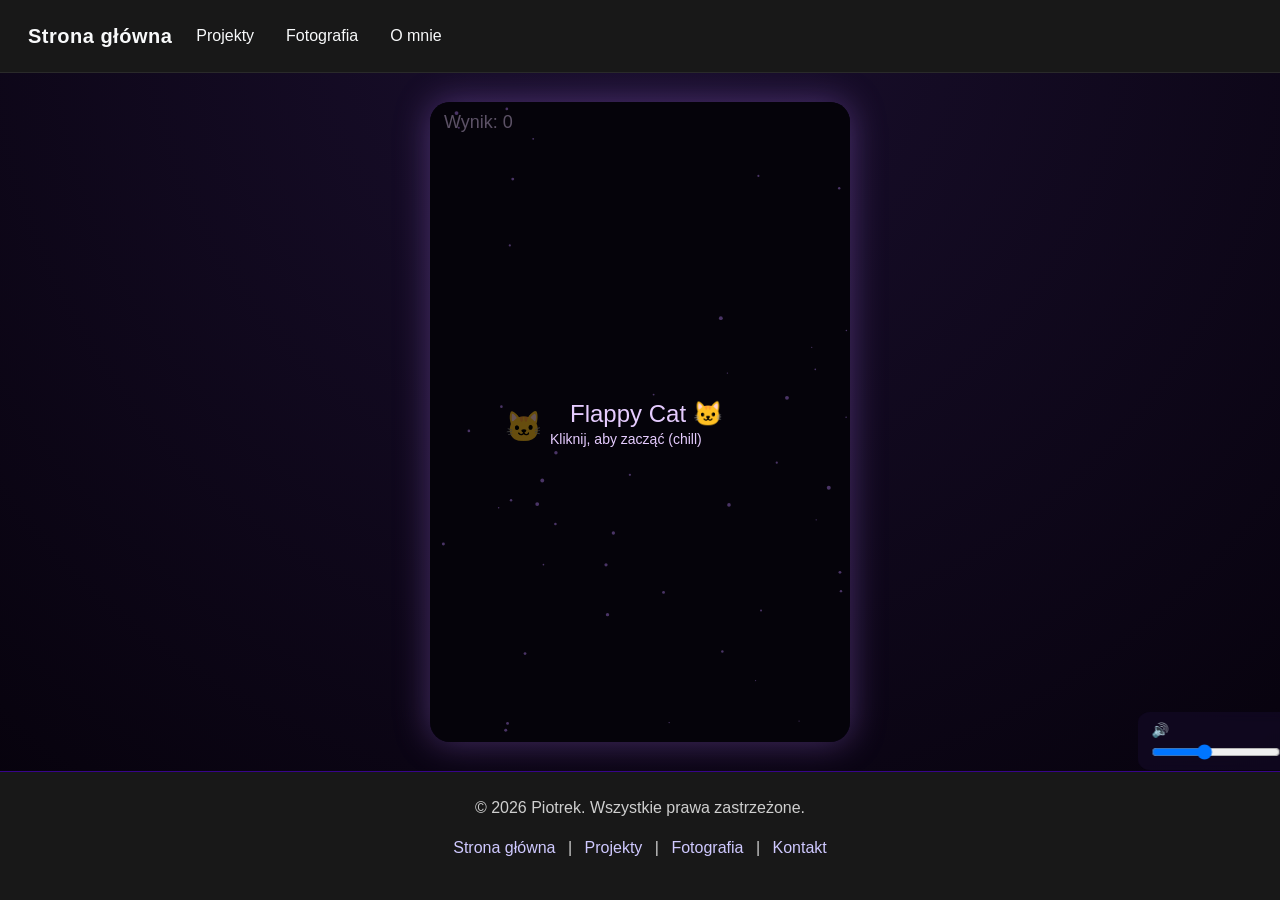
<file: flying.html>
<!doctype html>
<html lang="pl">
	<head>
		<meta charset="UTF-8" />
		<meta name="viewport" content="width=device-width, initial-scale=1.0" />
		<title>Flappy Cat 🐱</title>
		<link
			href="https://cdn.jsdelivr.net/npm/bootstrap@5.3.2/dist/css/bootstrap.min.css"
			rel="stylesheet"
		/>

		<style>
			* {
				margin: 0;
				padding: 0;
				box-sizing: border-box;
				user-select: none;
				touch-action: manipulation;
			}

			body {
				min-height: 100vh;
				background: radial-gradient(circle at top, #1a0f2e, #05010a);
				display: flex;
				flex-direction: column;
				font-family: Arial, sans-serif;
			}

			canvas {
				background: linear-gradient(#0c0718, #14082b);
				border-radius: 20px;
				box-shadow: 0 0 35px rgba(180, 120, 255, 0.35);
			}
			.game-wrapper {
				flex: 1;
				display: flex;
				justify-content: center;
				align-items: center;
				padding: 20px 0;
			}

			canvas {
				background: linear-gradient(#0c0718, #14082b);
				border-radius: 20px;
				box-shadow: 0 0 35px rgba(180, 120, 255, 0.35);
			}
			/* FOOTER */
			footer {
				text-align: center;
				margin-top: auto;
				background-color: #181818;
				border-top: 1px solid #37048a;
				padding: 1.5rem 0;
				color: #cfcfcf;
				width: 100%;
			}

			footer a {
				color: #cfc9ff;
				margin: 0 0.5rem;
				text-decoration: none;
			}
			footer a:hover {
				text-decoration: underline;
			}
			/* ===== NAVBAR ===== */
			.navbar {
				background-color: #181818 !important;
				border-bottom: 1px solid #2a2a2a;
			}

			.navbar-brand {
				font-weight: 600;
				letter-spacing: 0.5px;
			}

			.navbar-nav .nav-link {
				color: #cfcfcf;
				margin-right: 1rem;
				transition: color 0.2s ease;
			}

			.navbar-nav .nav-link:hover {
				color: #9b5cff; /* subtelny fiolet */
			}
			.volume-ui {
				position: absolute;
				bottom: 130px;
				left: 95%;
				transform: translateX(-50%);
				background: rgba(20, 10, 40, 0.6);
				backdrop-filter: blur(6px);
				padding: 8px 14px;
				border-radius: 12px;
				color: #e6ccff;
				font-size: 14px;
			}

			.volume-ui input {
				vertical-align: middle;
			}
		</style>
	</head>

	<body>
		<!-- Nagłówek -->
		<nav class="navbar navbar-expand-lg navbar-dark bg-dark p-3">
			<div class="container-fluid">
				<a class="navbar-brand text-light" href="index.html">Strona główna</a>
				<button
					class="navbar-toggler"
					type="button"
					data-bs-toggle="collapse"
					data-bs-target="#navbarNavAltMarkup"
					aria-controls="navbarNavAltMarkup"
					aria-expanded="false"
					aria-label="Toggle navigation"
				>
					<span class="navbar-toggler-icon"></span>
				</button>
				<div class="collapse navbar-collapse" id="navbarNavAltMarkup">
					<div class="navbar-nav">
						<a class="nav-link text-light" href="projekty.html">Projekty</a>
						<a class="nav-link text-light" href="fotografia.html">Fotografia</a>
						<a class="nav-link text-light" href="kontakt.html">O mnie</a>
					</div>
				</div>
			</div>
		</nav>
		<div class="volume-ui">
			🔊
			<input type="range" min="0" max="100" value="40" id="volume" />
		</div>

		<div class="game-wrapper">
			<canvas id="game"></canvas>
		</div>

		<script>
			const canvas = document.getElementById("game");
			const ctx = canvas.getContext("2d");

			function resize() {
				canvas.width = Math.min(window.innerWidth - 20, 420);
				canvas.height = Math.min(window.innerHeight - 40, 640);
			}
			resize();
			window.addEventListener("resize", resize);

			// ===== AUDIO Z PLIKÓW =====
			// Wstaw ścieżki do swoich plików mp3
			const sndJump = new Audio("jump.mp3"); // dźwięk skoku
			const sndFish = new Audio("fish.mp3"); // zebranie rybki
			const sndHit = new Audio("hit.mp3"); // uderzenie w płot
			const sndBg = new Audio("bg.mp3"); // muzyka w tle
			sndBg.loop = true;
			sndBg.volume = 0.3;

			// ===== STAN =====
			let started = false;
			let gameOver = false;
			let frame = 0;
			let score = 0;

			// ===== KOTEK (EMOJI) =====
			const cat = {
				x: 90,
				y: canvas.height / 2,
				size: 30,
				velocity: 0,
				gravity: 0.14,
				jump: -4.2,
			};

			// ===== PRZESZKODY =====
			let fences = [];
			const gap = 200;
			const fenceWidth = 54;
			const speed = 1.3;

			// ===== RYBKI (EMOJI) =====
			let fishes = [];

			// ===== GWIAZDKI TŁA =====
			const stars = Array.from({ length: 45 }, () => ({
				x: Math.random() * canvas.width,
				y: Math.random() * canvas.height,
				r: Math.random() * 1.5 + 0.5,
				s: Math.random() * 0.25 + 0.1,
			}));

			// ===== INPUT =====
			function input() {
				if (!started) {
					started = true;
					sndBg.currentTime = 0;
					sndBg.play(); // 🔥 TEGO BRAKOWAŁO
					return;
				}
				if (gameOver) {
					reset();
					return;
				}
				cat.velocity = cat.jump;
				sndJump.currentTime = 0;
				sndJump.play();
			}
			window.addEventListener("click", input);
			window.addEventListener("touchstart", input);

			// ===== RESET =====
			function reset() {
				started = false;
				gameOver = false;
				frame = 0;
				score = 0;
				fences = [];
				fishes = [];
				cat.y = canvas.height / 2;
				cat.velocity = 0;
			}

			// ===== RYSOWANIE =====
			function drawCat() {
				ctx.font = "30px serif";
				ctx.fillText("🐱", cat.x - 15, cat.y + 15);
			}

			function drawFence(f) {
				const grad = ctx.createLinearGradient(f.x, 0, f.x + fenceWidth, 0);
				grad.addColorStop(0, "#3a0ca3");
				grad.addColorStop(1, "#7209b7");

				ctx.fillStyle = grad;
				ctx.shadowColor = "#b983ff";
				ctx.shadowBlur = 12;

				ctx.fillRect(f.x, 0, fenceWidth, f.top);
				ctx.fillRect(f.x, f.top + gap, fenceWidth, canvas.height);

				ctx.shadowBlur = 0;
			}

			function drawFish(f) {
				ctx.font = "22px serif";
				ctx.fillText("🐟", f.x - 11, f.y + 11);
			}

			// ===== UPDATE =====
			function update() {
				if (!started || gameOver) return;

				cat.velocity += cat.gravity;
				cat.velocity = Math.min(cat.velocity, 3.5);
				cat.y += cat.velocity;

				if (cat.y < 0 || cat.y > canvas.height) {
					gameOver = true;
					sndHit.play();
					sndBg.pause();
				}

				if (frame % 240 === 0) {
					const top = Math.random() * (canvas.height - gap - 160) + 80;
					fences.push({ x: canvas.width + 20, top, passed: false });
					fishes.push({ x: canvas.width + 20, y: top + gap / 2 });
				}

				fences.forEach((f) => {
					f.x -= speed;

					if (
						cat.x + cat.size / 2 > f.x &&
						cat.x - cat.size / 2 < f.x + fenceWidth &&
						(cat.y < f.top || cat.y > f.top + gap)
					) {
						gameOver = true;
						sndHit.play();
						sndBg.pause();
					}

					if (!f.passed && f.x + fenceWidth < cat.x) {
						f.passed = true;
						score++;
					}
				});

				fishes.forEach((f, i) => {
					f.x -= speed;
					if (Math.hypot(cat.x - f.x, cat.y - f.y) < 20) {
						score += 2;
						sndFish.currentTime = 0;
						sndFish.play();
						fishes.splice(i, 1);
					}
				});

				fences = fences.filter((f) => f.x + fenceWidth > 0);
				fishes = fishes.filter((f) => f.x > -20);
			}

			// ===== TŁO =====
			function drawBackground() {
				ctx.fillStyle = "#0c0718";
				ctx.fillRect(0, 0, canvas.width, canvas.height);

				ctx.fillStyle = "#b983ff";
				stars.forEach((s) => {
					s.y += s.s;
					if (s.y > canvas.height) s.y = 0;
					ctx.beginPath();
					ctx.arc(s.x, s.y, s.r, 0, Math.PI * 2);
					ctx.fill();
				});
			}

			// ===== DRAW =====
			function draw() {
				drawBackground();
				fences.forEach(drawFence);
				fishes.forEach(drawFish);
				drawCat();

				ctx.fillStyle = "#e6ccff";
				ctx.font = "18px Arial";
				ctx.fillText("Wynik: " + score, 14, 26);

				if (!started) {
					ctx.fillStyle = "rgba(0,0,0,0.6)";
					ctx.fillRect(0, 0, canvas.width, canvas.height);
					ctx.fillStyle = "#e6ccff";
					ctx.font = "24px Arial";
					ctx.fillText(
						"Flappy Cat 🐱",
						canvas.width / 2 - 70,
						canvas.height / 2,
					);
					ctx.font = "14px Arial";
					ctx.fillText(
						"Kliknij, aby zacząć (chill)",
						canvas.width / 2 - 90,
						canvas.height / 2 + 22,
					);
				}

				if (gameOver) {
					ctx.fillStyle = "rgba(0,0,0,0.7)";
					ctx.fillRect(0, 0, canvas.width, canvas.height);
					ctx.fillStyle = "#ffccff";
					ctx.font = "22px Arial";
					ctx.fillText(
						"Spokojnie 😼",
						canvas.width / 2 - 60,
						canvas.height / 2,
					);
					ctx.font = "14px Arial";
					ctx.fillText(
						"Kliknij, żeby spróbować jeszcze raz",
						canvas.width / 2 - 115,
						canvas.height / 2 + 24,
					);
				}
			}

			// ===== LOOP =====
			function loop() {
				frame++;
				update();
				draw();
				requestAnimationFrame(loop);
			}
			loop();

			const volumeSlider = document.getElementById("volume");

			function setVolume(v) {
				const vol = v * 0.01;
				sndJump.volume = 0.6 * vol;
				sndFish.volume = 0.7 * vol;
				sndHit.volume = 0.8 * vol;
				sndBg.volume = 0.25 * vol;
			}

			setVolume(volumeSlider.value);

			volumeSlider.addEventListener("input", (e) => {
				setVolume(e.target.value);
			});
		</script>
		<script src="https://cdn.jsdelivr.net/npm/bootstrap@5.3.2/dist/js/bootstrap.bundle.min.js"></script>
		<footer>
			<p>© 2026 Piotrek. Wszystkie prawa zastrzeżone.</p>
			<p>
				<a href="index.html">Strona główna</a> |
				<a href="projekty.html">Projekty</a> |
				<a href="fotografia.html">Fotografia</a> |
				<a href="kontakt.html">Kontakt</a>
			</p>
		</footer>
	</body>
</html>
</file>
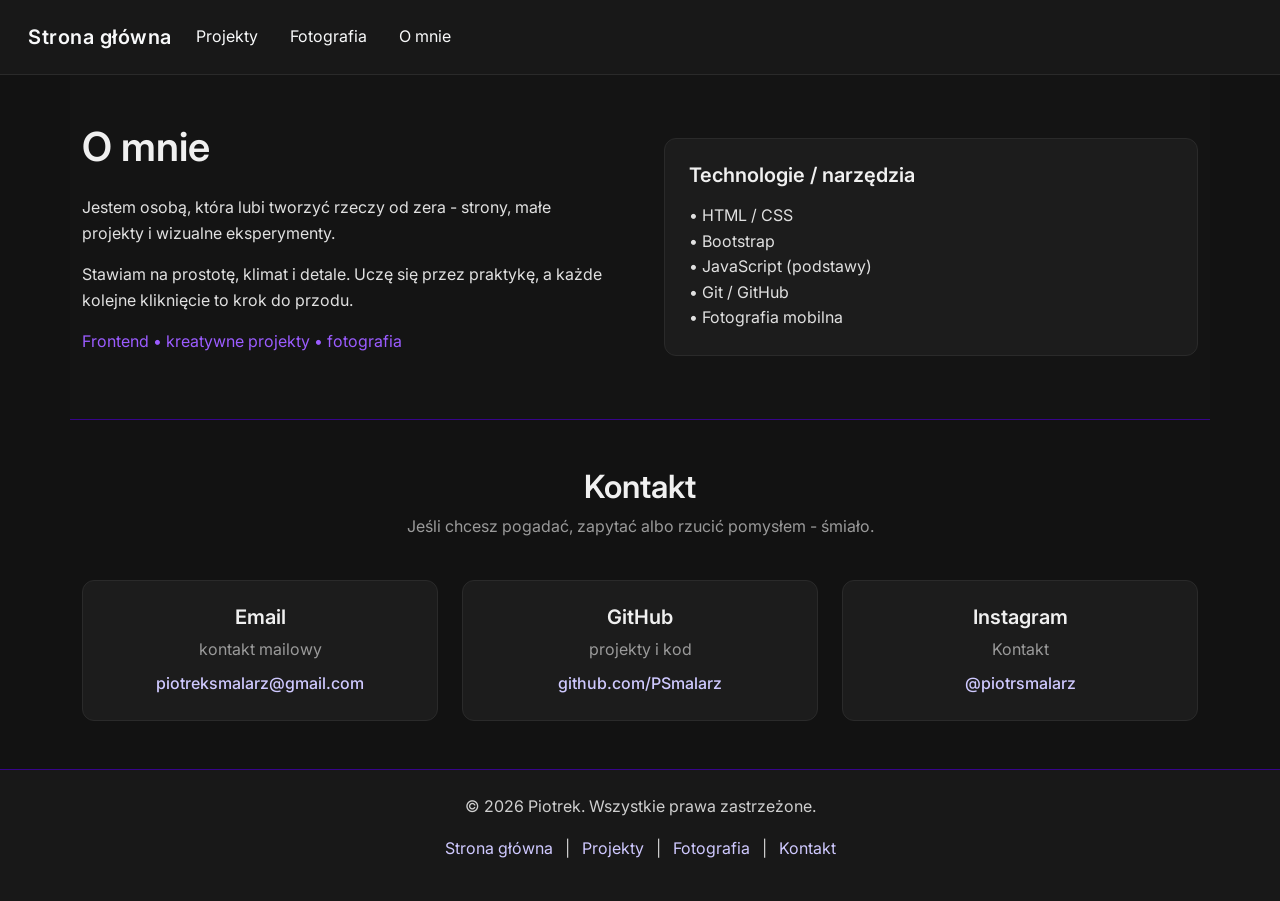
<file: kontakt.html>
<!doctype html>
<html lang="en">
	<head>
		<meta charset="utf-8" />
		<meta name="viewport" content="width=device-width, initial-scale=1" />
		<title>O mnie</title>
		<link
			href="https://cdn.jsdelivr.net/npm/bootstrap@5.2.1/dist/css/bootstrap.min.css"
			rel="stylesheet"
		/>

		<link rel="preconnect" href="https://fonts.googleapis.com" />
		<link rel="preconnect" href="https://fonts.gstatic.com" crossorigin />
		<link
			href="https://fonts.googleapis.com/css2?family=Inter:wght@300;400;500;600&display=swap"
			rel="stylesheet"
		/>

		<link rel="stylesheet" href="style.css" />
	</head>
	<body>
		<!-- Nagłówek -->
		<nav class="navbar navbar-expand-lg navbar-dark bg-dark p-3">
			<div class="container-fluid">
				<a class="navbar-brand text-light" href="index.html">Strona główna</a>
				<button
					class="navbar-toggler"
					type="button"
					data-bs-toggle="collapse"
					data-bs-target="#navbarNavAltMarkup"
					aria-controls="navbarNavAltMarkup"
					aria-expanded="false"
					aria-label="Toggle navigation"
				>
					<span class="navbar-toggler-icon"></span>
				</button>
				<div class="collapse navbar-collapse" id="navbarNavAltMarkup">
					<div class="navbar-nav">
						<a class="nav-link text-light" href="projekty.html">Projekty</a>
						<a class="nav-link text-light" href="fotografia.html">Fotografia</a>
						<a class="nav-link text-light" href="kontakt.html">O mnie</a>
					</div>
				</div>
			</div>
		</nav>
		<!-- O MNIE -->
		<section class="container py-5 section-dark">
			<div class="row align-items-center g-5">
				<div class="col-md-6">
					<h1 class="mb-4">O mnie</h1>
					<p>
						Jestem osobą, która lubi tworzyć rzeczy od zera - strony, małe
						projekty i wizualne eksperymenty.
					</p>
					<p>
						Stawiam na prostotę, klimat i detale. Uczę się przez praktykę, a
						każde kolejne kliknięcie to krok do przodu.
					</p>
					<p class="text-purple">Frontend • kreatywne projekty • fotografia</p>
				</div>

				<div class="col-md-6">
					<div class="card p-4 h-100">
						<h5 class="mb-3">Technologie / narzędzia</h5>
						<ul class="list-unstyled mb-0">
							<li>• HTML / CSS</li>
							<li>• Bootstrap</li>
							<li>• JavaScript (podstawy)</li>
							<li>• Git / GitHub</li>
							<li>• Fotografia mobilna</li>
						</ul>
					</div>
				</div>
			</div>
		</section>

		<!-- KONTAKT -->
		<section class="container py-5 section-border">
			<div class="row text-center mb-4">
				<h2>Kontakt</h2>
				<p class="muted">
					Jeśli chcesz pogadać, zapytać albo rzucić pomysłem - śmiało.
				</p>
			</div>

			<div class="row justify-content-center g-4">
				<div class="col-sm-6 col-md-4">
					<div class="card text-center p-4 h-100">
						<h5>Email</h5>
						<p class="muted mb-2">kontakt mailowy</p>
						<a href="mailto:piotreksmalarz@gmail.com" class="project-link">
							piotreksmalarz@gmail.com
						</a>
					</div>
				</div>

				<div class="col-sm-6 col-md-4">
					<div class="card text-center p-4 h-100">
						<h5>GitHub</h5>
						<p class="muted mb-2">projekty i kod</p>
						<a href="https://github.com/PSmalarz" class="project-link">
							github.com/PSmalarz
						</a>
					</div>
				</div>

				<div class="col-sm-6 col-md-4">
					<div class="card text-center p-4 h-100">
						<h5>Instagram</h5>
						<p class="muted mb-2">Kontakt</p>
						<a
							href="https://www.instagram.com/piotrsmalarz/?__pwa=1"
							class="project-link"
						>
							@piotrsmalarz
						</a>
					</div>
				</div>
			</div>
		</section>
		<!-- FOOTER -->
		<footer>
			<p>© 2026 Piotrek. Wszystkie prawa zastrzeżone.</p>
			<p>
				<a href="index.html">Strona główna</a> |
				<a href="projekty.html">Projekty</a> |
				<a href="fotografia.html">Fotografia</a> |
				<a href="kontakt.html">Kontakt</a>
			</p>
		</footer>

		<script
			src="https://cdn.jsdelivr.net/npm/bootstrap@5.2.1/dist/js/bootstrap.bundle.min.js"
			integrity="sha384-u1OknCvxWvY5kfmNBILK2hRnQC3Pr17a+RTT6rIHI7NnikvbZlHgTPOOmMi466C8"
			crossorigin="anonymous"
		></script>
	</body>
</html>
</file>
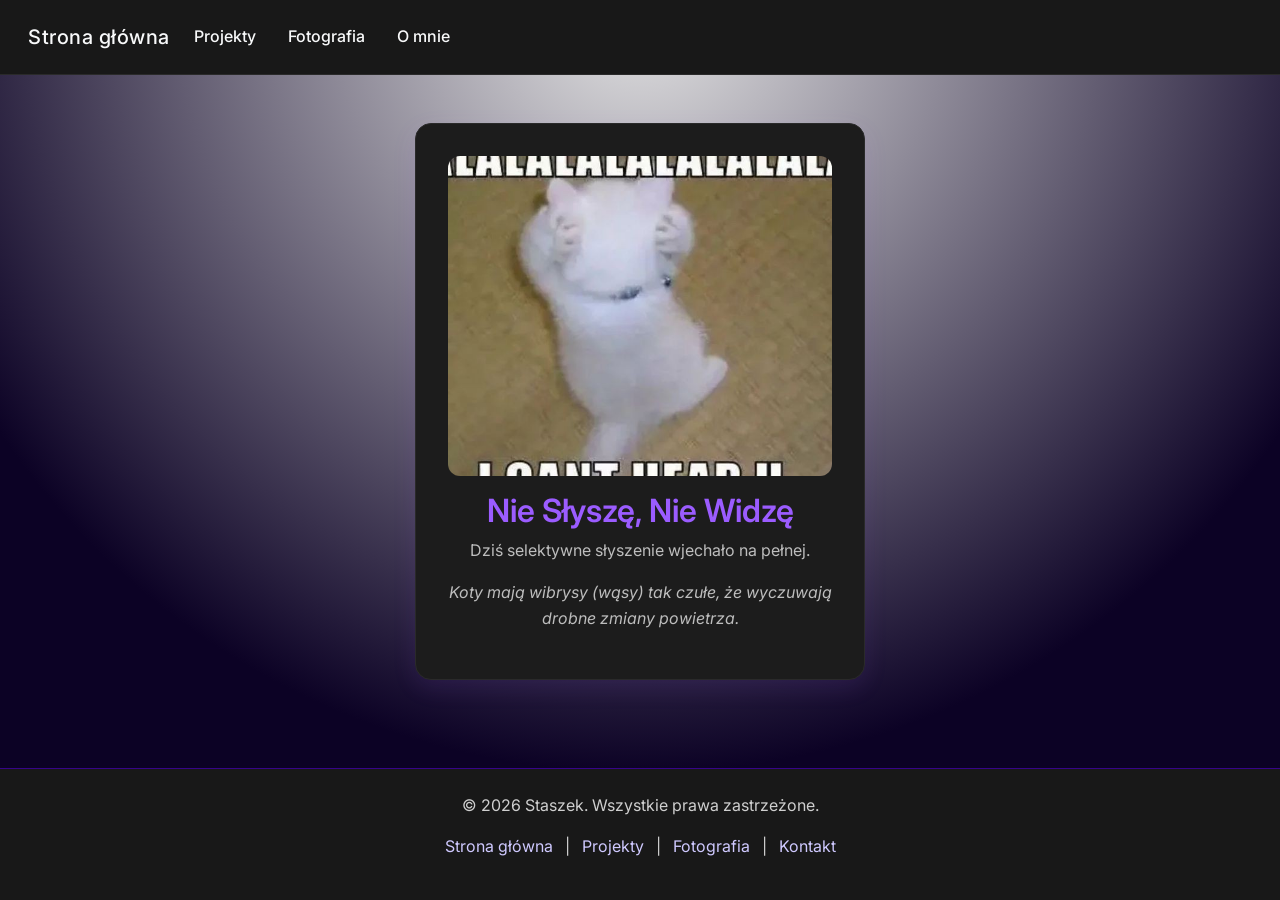
<file: kotki.html>
<!doctype html>
<html lang="en">
	<head>
		<meta charset="utf-8" />
		<meta name="viewport" content="width=device-width, initial-scale=1" />
		<title>Kotek dnia</title>
		<link
			href="https://cdn.jsdelivr.net/npm/bootstrap@5.2.1/dist/css/bootstrap.min.css"
			rel="stylesheet"
		/>
		<link rel="preconnect" href="https://fonts.googleapis.com" />
		<link rel="preconnect" href="https://fonts.gstatic.com" crossorigin />
		<link
			href="https://fonts.googleapis.com/css2?family=Inter:wght@300;400;500;600&display=swap"
			rel="stylesheet"
		/>
		<link rel="stylesheet" href="style.css" />
		<style>
			body {
				background: radial-gradient(
					circle at top,
					rgba(0, 0, 0, 0.1),
					#0c0225 70%
				);
				color: #e0e0e0;
				font-family: "Inter", sans-serif;
				text-align: center;
				min-height: 100vh;
				display: flex;
				flex-direction: column;
			}

			/* NAVBAR */
			.navbar {
				background-color: #181818 !important;
				border-bottom: 1px solid #2a2a2a;
			}

			.navbar-brand,
			.nav-link {
				font-weight: 500;
			}
			.nav-link {
				color: #cfcfcf;
				transition: color 0.2s;
			}
			.nav-link:hover {
				color: #9b5cff;
			}

			/* Kotek card */
			.card-kotek {
				background-color: #1c1c1c;
				border: 1px solid #2a2a2a;
				border-radius: 16px;
				padding: 2rem;
				max-width: 450px;
				margin: 3rem auto 1rem auto;
				box-shadow: 0 8px 25px rgba(155, 92, 255, 0.1);
			}

			.card-kotek img {
				width: 100%;
				border-radius: 12px;
				margin-bottom: 1rem;
				object-fit: cover;
				height: 320px;
			}

			.card-kotek h1 {
				color: #9b5cff;
				margin-bottom: 0.5rem;
				font-size: 2rem;
			}
			.card-kotek p {
				color: #bdbdbd;
				font-size: 1rem;
				margin-bottom: 1rem;
			}

			.cat-fact {
				font-size: 0.9rem;
				color: #cfc9ff;
				font-style: italic;
				margin-top: 1rem;
			}

			/* FOOTER */
			footer {
				margin-top: auto;
				background-color: #181818;
				border-top: 1px solid #37048a;
				padding: 1.5rem 0;
				color: #cfcfcf;
			}

			footer a {
				color: #cfc9ff;
				margin: 0 0.5rem;
				text-decoration: none;
			}
			footer a:hover {
				text-decoration: underline;
			}

			@media (max-width: 576px) {
				.card-kotek {
					margin: 2rem 1rem;
				}
			}
		</style>
	</head>
	<body>
		<!-- NAVBAR -->
		<nav class="navbar navbar-expand-lg navbar-dark bg-dark p-3">
			<div class="container-fluid">
				<a class="navbar-brand text-light" href="index.html">Strona główna</a>
				<button
					class="navbar-toggler"
					type="button"
					data-bs-toggle="collapse"
					data-bs-target="#navbarNavAltMarkup"
					aria-controls="navbarNavAltMarkup"
					aria-expanded="false"
					aria-label="Toggle navigation"
				>
					<span class="navbar-toggler-icon"></span>
				</button>
				<div class="collapse navbar-collapse" id="navbarNavAltMarkup">
					<div class="navbar-nav">
						<a class="nav-link text-light" href="projekty.html">Projekty</a>
						<a class="nav-link text-light" href="fotografia.html">Fotografia</a>
						<a class="nav-link text-light" href="kontakt.html">O mnie</a>
					</div>
				</div>
			</div>
		</nav>

		<!-- KOTEK -->
		<div class="card-kotek">
			<img src="" alt="Kotek dnia" id="kotekImg" />
			<h1 id="kotekName"></h1>
			<p id="kotekDesc"></p>
			<p class="cat-fact" id="catFact"></p>
		</div>

		<!-- FOOTER -->
		<footer>
			<p>© 2026 Staszek. Wszystkie prawa zastrzeżone.</p>
			<p>
				<a href="index.html">Strona główna</a> |
				<a href="projekty.html">Projekty</a> |
				<a href="fotografia.html">Fotografia</a> |
				<a href="kontakt.html">Kontakt</a>
			</p>
		</footer>

		<script>
			// ===== KONFIGURACJA =====
			const kotkiData = [
				{
					file: 1,
					name: "Mistrz Drzemki",
					desc: "Dziś jesteś offline i absolutnie nikogo to nie obchodzi.",
				},
				{
					file: 2,
					name: "Kot Kręgosłupowy",
					desc: "Wstałeś źle, usiadłeś gorzej, a teraz tylko narzekanie.",
				},
				{
					file: 3,
					name: "Kot po Wszystkim",
					desc: "Nie wiesz co się stało, ale na pewno było intensywnie.",
				},
				{
					file: 4,
					name: "Myśl… a Nie, Jednak Nie",
					desc: "Masz genialną myśl — szkoda tylko, że zniknęła sekundę później.",
				},
				{
					file: 5,
					name: "Nie Słyszę, Nie Widzę",
					desc: "Dziś selektywne słyszenie wjechało na pełnej.",
				},
				{
					file: 6,
					name: "Powiedz Mi To Prosto w Pysk",
					desc: "Masz poważną minę i zero cierpliwości do głupot.",
				},
				{
					file: 7,
					name: "Kot Problematyczny",
					desc: "To nie była Twoja wina… ale i tak ktoś wezwał kocie służby.",
				},
				{
					file: 8,
					name: "Mały Strachulec",
					desc: "Trzymasz się życia (i nogi) jakby zaraz miał się skończyć świat.",
				},
				{
					file: 9,
					name: "Kot Oceniający",
					desc: "Nic nie mówisz, ale wszyscy wiedzą, co myślisz.",
				},
				{
					file: 10,
					name: "Śmiech Przez Łzy",
					desc: "Niby śmiesznie, ale coś tu jednak boli.",
				},
				{
					file: 11,
					name: "Kot Dramatyczny",
					desc: "To nie jest zapach… to atak na Twoją godność.",
				},
				{
					file: 12,
					name: "Va Banque",
					desc: "Oddajesz wszystko, bo i tak już wszystko jedno.",
				},
				{
					file: 13,
					name: "Kot Fantazja",
					desc: "Dziś jesteś magiczny i lekko niebezpieczny.",
				},
				{
					file: 14,
					name: "Śpioch Ekstremalny",
					desc: "Sen wszedł za mocno i nie planuje wychodzić.",
				},
				{
					file: 15,
					name: "Kot Adrenalina",
					desc: "To był zły pomysł… ale już za późno.",
				},
				{
					file: 16,
					name: "Ja Mam Pytanie",
					desc: "Chcesz coś powiedzieć, ale sam nie wiesz co.",
				},
				{
					file: 17,
					name: "Kot Samowystarczalny",
					desc: "Radzi sobie sam. Nawet trochę za bardzo.",
				},
				{
					file: 18,
					name: "Emocjonalny Chaos",
					desc: "Jednocześnie wszystko i nic — klasyczny dzień.",
				},
				{
					file: 19,
					name: "Szef Kuchni",
					desc: "Gotujesz, ale nikt nie wie, czy to bezpieczne.",
				},
				{
					file: 20,
					name: "Kot Budyń",
					desc: "Miało być elegancko, wyszło jak zawsze.",
				},
				{
					file: 21,
					name: "Kot Wojownik",
					desc: "Nie zaczynałeś wojny… ale jesteś gotowy ją wygrać.",
				},
				{
					file: 22,
					name: "Dobry Dzień Kotku",
					desc: "Masz dziś energię do interakcji. Krótko, ale masz.",
				},
				{
					file: 23,
					name: "Podwójna Moc",
					desc: "Masz tak dobry humor, że rozdajesz go na lewo i prawo.",
				},
				{
					file: 24,
					name: "Kot w Swoim Świecie",
					desc: "Muzyka gra, rzeczywistość nie istnieje.",
				},
				{
					file: 25,
					name: "Kot Informatyk",
					desc: "Nie dotykaj. To jest ważne. Bardzo ważne.",
				},
				{
					file: 26,
					name: "Myśl… Znikła",
					desc: "Znowu miałeś genialny plan, ale uciekł szybciej niż motywacja.",
				},
				{
					file: 27,
					name: "Smutny Kartofelek",
					desc: "Siedzisz i myślisz, co poszło nie tak… wszystko.",
				},
				{
					file: 28,
					name: "Kot Zmęczony Istnieniem",
					desc: "Siedzisz przy stole jakbyś właśnie skończył 12-godzinny dzień życia.",
				},
				{
					file: 29,
					name: "Pan Prezes",
					desc: "Wyglądasz poważnie, choć nie do końca wiesz dlaczego.",
				},
				{
					file: 30,
					name: "Elegancja Sama w Sobie",
					desc: "Dziś czujesz się ładnie i świat musi to zaakceptować.",
				},
				{
					file: 31,
					name: "Bezpieczna Kryjówka",
					desc: "Ukryłeś się i nie planujesz wracać do rzeczywistości.",
				},
				{
					file: 32,
					name: "Świąteczny Sabotażysta",
					desc: "Niby niewinnie, ale zaraz coś zgaśnie.",
				},
				{
					file: 33,
					name: "Kot Pokus",
					desc: "Tylko jednego… no dobra, jeszcze jednego.",
				},
				{
					file: 34,
					name: "Rudy Relaks",
					desc: "Przeciągasz się, bo życie i tak poczeka.",
				},
				{
					file: 35,
					name: "Kot Zakładnik",
					desc: "Nie twoja decyzja, ale stres jak najbardziej twój.",
				},
				{
					file: 36,
					name: "Kot Filozof od Piwa",
					desc: "Dziś życiowe prawdy przychodzą po kilku łykach.",
				},
				{
					file: 37,
					name: "Gwiazda Programu",
					desc: "Nie wiesz czemu, ale wszyscy patrzą właśnie na Ciebie.",
				},
				{
					file: 38,
					name: "Kot Refleksyjny",
					desc: "Patrzysz w dal i udajesz, że masz wszystko pod kontrolą.",
				},
				{
					file: 39,
					name: "Kot Po Pracy",
					desc: "To był dzień, który zasługiwał na zakończenie.",
				},
				{
					file: 40,
					name: "Kot Detektyw",
					desc: "Widzisz wszystko. I wszystkim trochę nie ufasz.",
				},
				{
					file: 41,
					name: "Kot Melancholia",
					desc: "Leżysz tak i rozmyślasz, jakby to była scena z filmu.",
				},
				{
					file: 42,
					name: "Kot z Alternatywnej Rzeczywistości",
					desc: "Jedna część Ciebie ogarnia, druga już dawno odpadła.",
				},
				{
					file: 43,
					name: "Kot Szczęście",
					desc: "Daj mi jeszcze chwilę, jest idealnie.",
				},
				{
					file: 44,
					name: "Kot w Tarapatach",
					desc: "Niby nic nie robiłeś, a jakoś się zaplątało.",
				},
				{
					file: 45,
					name: "Kot Niepokój",
					desc: "Siedzisz w kącie i obserwujesz… na wszelki wypadek.",
				},
				{
					file: 46,
					name: "Kot Pokrzywdzony",
					desc: "Dlaczego świat nie pozwala Ci być szczęśliwym?",
				},
				{
					file: 47,
					name: "Kot Degustator",
					desc: "Jesz, ale z pełną kontrolą sytuacji (teoretycznie).",
				},
				{
					file: 48,
					name: "Kot Bohater",
					desc: "Śpisz spokojnie, bo ktoś czuwa. Nawet jeśli to maskotka.",
				},
				{
					file: 49,
					name: "Kot Diabelski",
					desc: "Trochę chaosu nikomu jeszcze nie zaszkodziło.",
				},
				{
					file: 50,
					name: "Kot Wkurzony",
					desc: "Nie podchodź. Serio. To nie jest dobry moment.",
				},
				{
					file: 51,
					name: "Mechanik z Marzeń",
					desc: "Niby w koszulce Ferrari, ale i tak robisz wszystko na czuja.",
				},
				{
					file: 52,
					name: "Kot Spokój w Chaosie",
					desc: "Idziesz dalej, mimo że za Tobą właśnie płonie świat.",
				},
				{
					file: 53,
					name: "Kot Zachwyt",
					desc: "Ale fajny kot… czekaj, to ja!",
				},
				{
					file: 54,
					name: "Zdziwienie Poziom Hard",
					desc: "Ty zdziwiony, Ty z tyłu też zdziwiony — nic się nie zgadza.",
				},
				{
					file: 55,
					name: "Kot Roboczy",
					desc: "Dziś jesteś tu do zadań specjalnych (albo przynajmniej tak wyglądasz).",
				},
				{
					file: 56,
					name: "Chaos na Czterech Łapach",
					desc: "Niby zabawa, niby wojna — klasyk.",
				},
				{
					file: 57,
					name: "Kot Nocny Myśliciel",
					desc: "Siedzisz na ławce i rozkminiasz życie po godzinach.",
				},
				{
					file: 58,
					name: "Kot Influencer",
					desc: "Selfik musi być, człowiek się jakoś załapie w tle.",
				},
				{
					file: 59,
					name: "Absolute Kot",
					desc: "To moment, w którym wszystko jest kinem.",
				},
				{
					file: 60,
					name: "Kołdrowy Król",
					desc: "To jest moje miejsce i nigdzie się nie ruszam.",
				},
				{ file: 61, name: "Kot Oskarżyciel", desc: "To on. Zawsze to on." },
				{
					file: 62,
					name: "Zero Wstydu",
					desc: "Pokazujesz to, co myślisz o całej sytuacji.",
				},
				{
					file: 63,
					name: "Kot Ambicja",
					desc: "Sięgasz wyżej, niż sam się spodziewałeś.",
				},
				{
					file: 64,
					name: "Kołdrowy Filozof",
					desc: "Myślisz, ale tylko trochę — reszta jutro.",
				},
				{
					file: 65,
					name: "Puszysta Poduszka",
					desc: "Leżysz i wyglądasz jak sens życia.",
				},
				{
					file: 66,
					name: "Gruby Myśliciel",
					desc: "Dużo ciała, dużo refleksji.",
				},
				{
					file: 67,
					name: "Plecy do Świata",
					desc: "Nie dziś. Dziś nie dla ludzi.",
				},
				{
					file: 68,
					name: "Kot Mroczna Aura",
					desc: "Niby drapak, ale energia jak z horroru.",
				},
				{
					file: 69,
					name: "Perfekcyjna Łapka",
					desc: "Dziś detale robią robotę.",
				},
				{
					file: 70,
					name: "Kot Konsultant",
					desc: "Proszę się nie rozłączać, zaraz będę wkurzony.",
				},
				{
					file: 71,
					name: "Kot Buforowanie",
					desc: "Myśl się ładuje… proszę czekać.",
				},
				{
					file: 72,
					name: "Face Reveal",
					desc: "Oto ja. Teraz możecie klaskać.",
				},
				{
					file: 73,
					name: "Kot Bez Dystansu",
					desc: "Halo, to jest za blisko.",
				},
				{
					file: 74,
					name: "Kot Smutna Chwila",
					desc: "Siedzisz i pozwalasz sobie na moment ciszy.",
				},
				{
					file: 75,
					name: "Kot Podryw",
					desc: "Nie wiesz co powiedzieć, ale liczysz na spojrzenie.",
				},
				{
					file: 76,
					name: "Mały Wkurz",
					desc: "Niewielki rozmiar, ogromne emocje.",
				},
				{
					file: 77,
					name: "Kot Zachwyt",
					desc: "Patrzysz tak, jakbyś właśnie zobaczył sens życia.",
				},
				{
					file: 78,
					name: "Szok Totalny",
					desc: "Nie wiesz co się dzieje i boisz się zapytać.",
				},
				{
					file: 79,
					name: "Kot Potrzeba",
					desc: "Oddaj koc. Teraz. Natychmiast.",
				},
				{
					file: 80,
					name: "Kot Samoświadomość",
					desc: "Nie zgadzasz się, ale trochę jednak tak.",
				},
				{
					file: 81,
					name: "Nerwy w Ramionach",
					desc: "Nie dotykaj, bo będzie awantura.",
				},
				{
					file: 82,
					name: "Uszy Problematyczne",
					desc: "Coś tu jest nie tak… ale trudno powiedzieć co.",
				},
				{
					file: 83,
					name: "Kot Przyłapany",
					desc: "To nie ja. To się samo rozsypało.",
				},
				{
					file: 84,
					name: "Kot Podróżnik",
					desc: "Jesteś spakowany emocjonalnie i gotowy na ucieczkę.",
				},
				{
					file: 85,
					name: "Kot Decyzja",
					desc: "Zanim pomyślisz — już lecisz.",
				},
				{
					file: 86,
					name: "Kot Pokusa",
					desc: "Brzuch pełny, ale serce chce frytki.",
				},
				{
					file: 87,
					name: "Zdziwiony Egzemplarz",
					desc: "Nie spodziewałeś się tego absolutnie wcale.",
				},
				{
					file: 88,
					name: "Trójkąt Emocji",
					desc: "Każdy przeżywa to zupełnie inaczej.",
				},
				{ file: 89, name: "Kot Sowa", desc: "Mądry wygląd, chaos w środku." },
				{
					file: 90,
					name: "Kot na Doładowaniu",
					desc: "Energia: 3%. Proszę nie przeszkadzać.",
				},
				{
					file: 91,
					name: "Kot Gotowość",
					desc: "Nie chcesz bójki, ale jesteś gotowy.",
				},
				{
					file: 92,
					name: "Gruby Komfort",
					desc: "Ktoś Cię ściska i nawet jest okej.",
				},
				{
					file: 93,
					name: "Kot Po Przerwie",
					desc: "Nie pytaj. To skomplikowane.",
				},
				{
					file: 94,
					name: "Kot Zamyślenie",
					desc: "Myślisz intensywnie, choć nie do końca wiesz o czym.",
				},
				{
					file: 95,
					name: "Kot Pracownik Biurowy",
					desc: "Niby siedzisz, niby pracujesz.",
				},
				{
					file: 96,
					name: "Kot Rozlany",
					desc: "Tak się śpi, kiedy życie jest ciężkie.",
				},
				{
					file: 97,
					name: "Kot Mleczny Wąs",
					desc: "Piłeś jak profesjonalista, wygląda gorzej.",
				},
				{
					file: 98,
					name: "Kot Grawitacja",
					desc: "To było złe miejsce i zły moment.",
				},
				{
					file: 99,
					name: "Kot Jesienny",
					desc: "Liść dodał charakteru, nie pytaj.",
				},
				{
					file: 100,
					name: "Kot Dezorientacja",
					desc: "Coś się wydarzyło… ale nie pamiętasz co.",
				},
				{
					file: 101,
					name: "Kot Ostrzeżenie",
					desc: "Patrzysz tak, że wszyscy wiedzą: lepiej nie teraz.",
				},
				{
					file: 102,
					name: "Kot Kanapowy Wojownik",
					desc: "Bronisz swojego miejsca i pilota. Bez dyskusji.",
				},
				{
					file: 103,
					name: "Kot Gracz Survival",
					desc: "Masz itemy, plan i zero energii.",
				},
				{
					file: 104,
					name: "Kot Kuchenny Chaos",
					desc: "Miało być szybko, wyszło… biało.",
				},
				{
					file: 105,
					name: "Kot Samoocena",
					desc: "Nie zgadzasz się, ale humor już poszedł.",
				},
				{
					file: 106,
					name: "Kot Tryb Nocny",
					desc: "Ekran świeci, oczy jeszcze bardziej.",
				},
				{
					file: 107,
					name: "Kot Komfort",
					desc: "Jesteś przykryty, więc świat może poczekać.",
				},
				{ file: 108, name: "Kot Skarga", desc: "ON ZNOWU. ZRÓBCIE COŚ." },
				{
					file: 109,
					name: "Kot Niewinność",
					desc: "Nic nie zrobiłeś. I będziesz się tego trzymać.",
				},
				{
					file: 110,
					name: "Kot „Wow”",
					desc: "Nie wiedziałeś, że tak można, ale można.",
				},
				{
					file: 111,
					name: "Kot Odkrycie",
					desc: "Okej, to jest najlepszy moment dnia.",
				},
				{
					file: 112,
					name: "Kot Co Właśnie",
					desc: "Nie jesteś gotowy na tę informację.",
				},
				{
					file: 113,
					name: "Kot Natura",
					desc: "Wtopiłeś się w otoczenie… przypadkiem.",
				},
				{
					file: 114,
					name: "Kot Urodzinowy",
					desc: "Dziś wszystko kręci się wokół Ciebie. Jak zawsze.",
				},
				{
					file: 115,
					name: "Kot Pielęgniarka",
					desc: "Spokojnie, to tylko wygląda profesjonalnie.",
				},
				{
					file: 116,
					name: "Kot Mroczna Gotowość",
					desc: "Nie atakujesz pierwszy, ale jesteś gotów.",
				},
				{
					file: 117,
					name: "Kot Absurd",
					desc: "Nie wiesz czemu, ale akceptujesz.",
				},
				{
					file: 118,
					name: "Kot Gamer",
					desc: "Jeszcze jedna runda i idziesz spać. Na pewno.",
				},
				{
					file: 119,
					name: "Kot Refleksja",
					desc: "Siedzisz i myślisz, dokąd to wszystko zmierza.",
				},
				{
					file: 120,
					name: "Kot Agresywna Motywacja",
					desc: "To nie atak. To zachęta.",
				},
				{
					file: 121,
					name: "Kot Fajerwerk",
					desc: "Trochę za mocno, ale efekt jest.",
				},
				{
					file: 122,
					name: "Kot Boski Dotyk",
					desc: "To chwila, w której czujesz sens istnienia.",
				},
				{
					file: 123,
					name: "Kot Aprobatka",
					desc: "Jest okej. Można iść dalej.",
				},
				{
					file: 124,
					name: "Kot Pizza Reality Check",
					desc: "Patrzysz i wiesz, że to już za późno.",
				},
				{
					file: 125,
					name: "Kot IT Duo",
					desc: "Jeden klika, drugi udaje, że rozumie.",
				},
				{
					file: 126,
					name: "Kot Wkurz w Plecaku",
					desc: "Zamknięty, ale emocje się nie mieszczą.",
				},
				{
					file: 127,
					name: "Kot Zły Pomysł",
					desc: "To eskalowało szybciej, niż planowałeś.",
				},
				{
					file: 128,
					name: "Kot Romantyk",
					desc: "Nie wiesz co powiedzieć, więc dajesz wszystko.",
				},
				{
					file: 129,
					name: "Kot Zaskoczenie",
					desc: "Nie spodziewałeś się tego absolutnie wcale.",
				},
				{
					file: 130,
					name: "Kot Kontrola",
					desc: "To ja tu decyduję, co widzimy.",
				},
				{
					file: 131,
					name: "Kot Szacunek",
					desc: "Stoisz dumnie. Dzień zakończony.",
				},
			];

			const catFacts = [
				"Koty mogą spać nawet 16–20 godzin dziennie.",
				"Koty mają 175 mięśni w uszach i potrafią obracać je niezależnie.",
				"Mruczenie kota może leczyć kości i mięśnie.",
				"Koty mają tylko 5 palców z przodu i 4 z tyłu, choć czasem występują koty polidaktyle.",
				"Koty widzą w ciemności 6 razy lepiej niż człowiek, ale nie w totalnej ciemności.",
				"Koty potrafią skakać nawet 5 razy wyżej niż wysokość swojego ciała.",
				"Koty używają ogona do równowagi – prosty ogon oznacza szczęście.",
				"Koty rozpoznają głos swojego właściciela, choć często ignorują polecenia.",
				"Mruczenie kota może oznaczać stres lub ból, nie tylko przyjemność.",
				"Niektóre koty przynoszą prezenty, np. martwe zwierzęta lub zabawki.",
				"Koty mogą czytać nastrój człowieka po tonie głosu i gestach.",
				"Koty pocą się głównie przez łapy i język.",
				"Koty mają oczy w kształcie pionowej szczeliny, co pomaga kontrolować ilość światła.",
				"Koty mogą wyczuć wstrząsy sejsmiczne wcześniej niż ludzie.",
				"Koty mają wibrysy (wąsy) tak czułe, że wyczuwają drobne zmiany powietrza.",
				"Koty śpią z jednym okiem otwartym, gdy czują się niepewnie.",
				"Koty potrafią lądować na czterech łapach po upadku.",
				"W starożytnym Egipcie koty były święte – zabicie kota było karane śmiercią.",
				"W Japonii koty Maneki-neko przynoszą szczęście i pieniądze.",
				"Koty były opiekunami domowego ogniska i chroniły zapasy przed gryzoniami.",
				"W średniowiecznej Europie koty czarne były uważane za pechowe.",
				"Koty uwielbiają pudełka, nawet jeśli są za małe.",
				"Koty czasem reagują strachem na ogórki.",
				"Koty 'rozmawiają' z człowiekiem za pomocą różnych miauknięć.",
				"Koty potrafią przyjmować dziwne pozycje, które wyglądają jak joga.",
				"Koty mają swoją osobowość – od 'władców domu' po nieśmiałych obserwatorów.",
				"Koty uczą się przez obserwację i kopiowanie zachowań człowieka.",
				"Koty mają doskonałą pamięć krótkotrwałą, pomagającą planować skoki i polowania.",
				"Mruczenie kota działa uspokajająco na ludzi, obniżając stres i ciśnienie.",
				"Koty mają bardziej rozwinięty słuch niż psy i słyszą ultradźwięki.",
				"Koty często ignorują wszystko, co nie jest dla nich istotne.",
				"Koty uwielbiają leżeć na klawiaturach, bo jest ciepło i przyciągają uwagę.",
				"Koty czasem siedzą w dziwnych miejscach, aby być w centrum uwagi.",
				"Koty mają ulubione osoby w domu – reszta jest mniej ważna.",
				"Koty potrafią spać w niewygodnych pozycjach, a i tak wyglądają majestatycznie.",
			];

			const totalKotki = kotkiData.length;
			const today = new Date();
			let dailyIndex = today.getDate() % totalKotki;

			function showKotek(index) {
				const kotek = kotkiData[index];
				document.getElementById("kotekImg").src = `kotki/${kotek.file}.jpg`;
				document.getElementById("kotekName").textContent = kotek.name;
				document.getElementById("kotekDesc").textContent = kotek.desc;
				document.getElementById("catFact").textContent =
					catFacts[Math.floor(Math.random() * catFacts.length)];
			}

			showKotek(dailyIndex);
		</script>

		<script src="https://cdn.jsdelivr.net/npm/bootstrap@5.2.1/dist/js/bootstrap.bundle.min.js"></script>
	</body>
</html>
</file>
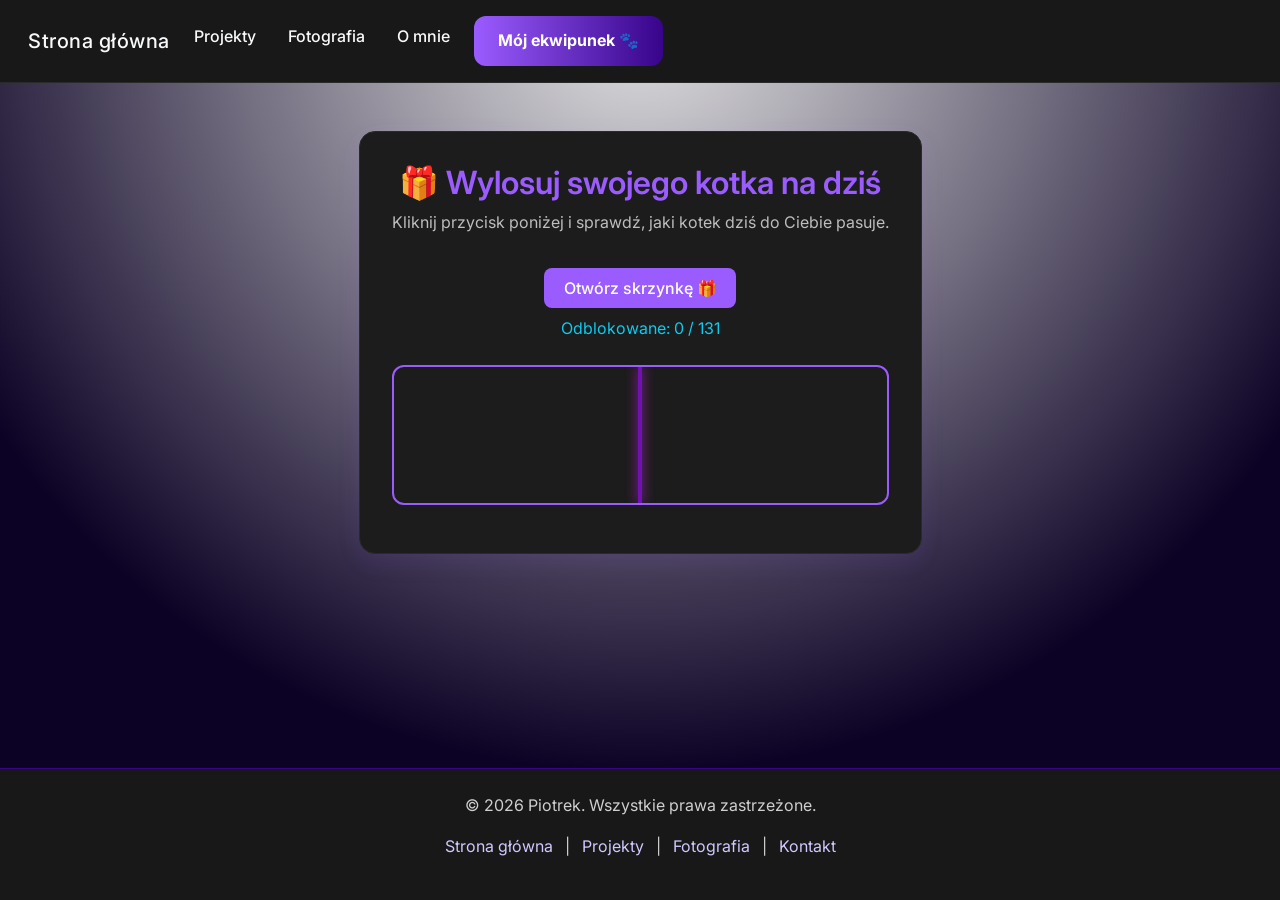
<file: kotkilosowanie.html>
<!doctype html>
<html lang="en">
	<head>
		<meta charset="utf-8" />
		<meta name="viewport" content="width=device-width, initial-scale=1" />
		<title>Kotek dnia</title>
		<link
			href="https://cdn.jsdelivr.net/npm/bootstrap@5.2.1/dist/css/bootstrap.min.css"
			rel="stylesheet"
		/>
		<link rel="preconnect" href="https://fonts.googleapis.com" />
		<link rel="preconnect" href="https://fonts.gstatic.com" crossorigin />
		<link
			href="https://fonts.googleapis.com/css2?family=Inter:wght@300;400;500;600&display=swap"
			rel="stylesheet"
		/>
		<link rel="stylesheet" href="style.css" />
		<style>
			body {
				background: radial-gradient(
					circle at top,
					rgba(0, 0, 0, 0.1),
					#0c0225 70%
				);
				color: #e0e0e0;
				font-family: "Inter", sans-serif;
				text-align: center;
				min-height: 100vh;
				display: flex;
				flex-direction: column;
			}

			/* NAVBAR */
			.navbar {
				background-color: #181818 !important;
				border-bottom: 1px solid #2a2a2a;
			}

			.navbar-brand,
			.nav-link {
				font-weight: 500;
			}
			.nav-link {
				color: #cfcfcf;
				transition: color 0.2s;
			}
			.nav-link:hover {
				color: #9b5cff;
			}

			/* Kotek card */
			.card-kotek {
				background-color: #1c1c1c;
				border: 1px solid #2a2a2a;
				border-radius: 16px;
				padding: 2rem;
				max-width: 600px;
				margin: 3rem auto 1rem auto;
				box-shadow: 0 8px 25px rgba(155, 92, 255, 0.1);
			}

			.card-kotek img {
				width: 100%;
				border-radius: 12px;
				margin-bottom: 1rem;
				object-fit: cover;
				height: 100%;
			}

			.card-kotek h1 {
				color: #9b5cff;
				margin-bottom: 0.5rem;
				font-size: 2rem;
			}
			.card-kotek p {
				color: #bdbdbd;
				font-size: 1rem;
				margin-bottom: 1rem;
			}

			.cat-fact {
				font-size: 0.9rem;
				color: #cfc9ff;
				font-style: italic;
				margin-top: 1rem;
			}

			/* FOOTER */
			footer {
				margin-top: auto;
				background-color: #181818;
				border-top: 1px solid #37048a;
				padding: 1.5rem 0;
				color: #cfcfcf;
			}

			footer a {
				color: #cfc9ff;
				margin: 0 0.5rem;
				text-decoration: none;
			}
			footer a:hover {
				text-decoration: underline;
			}

			@media (max-width: 576px) {
				.card-kotek {
					margin: 2rem 1rem;
				}
			}
			.case-container {
				overflow: hidden;
				width: 100%;
				height: 140px;
				border: 2px solid #9b5cff;
				border-radius: 12px;
				position: relative;
			}

			.case-strip {
				display: flex;
				gap: 12px;
				position: absolute;
				top: 0;
				left: 0;
				transition: transform 4s cubic-bezier(0.1, 0.9, 0.2, 1);
			}

			.case-item {
				width: 120px;
				flex-shrink: 0;
				background: #1c1c1c;
				border-radius: 10px;
				padding: 6px;
				border: 2px solid #333;
			}

			.case-item img {
				width: 100%;
				height: 90px;
				object-fit: cover;
				border-radius: 6px;
			}

			.case-item p {
				font-size: 0.7rem;
				margin-top: 4px;
			}

			.rarity-Common {
				border-color: #777;
			}
			.rarity-Rare {
				border-color: #4da6ff;
			}
			.rarity-Epic {
				border-color: #b366ff;
			}
			.rarity-Legendary {
				border-color: gold;
			}
			.rarity-Mythic {
				border-color: red;
				box-shadow: 0 0 15px red;
			}
			.pointer {
				position: absolute;
				top: 0;
				bottom: 0;
				left: 50%;
				width: 4px;
				background: rgb(113, 16, 179);
				transform: translateX(-50%);
				z-index: 10;
				box-shadow: 0 0 12px rgb(190, 33, 211);
				pointer-events: none;
			}
			.btn-ekwipunek {
				background: linear-gradient(90deg, #9b5cff, #37048a);
				color: #fff;
				padding: 12px 24px;
				border-radius: 12px;
				font-size: 16px;
				text-decoration: none;
				font-weight: bold;
				transition: 0.3s;
			}

			.btn-ekwipunek:hover {
				transform: scale(1.05);
				background: linear-gradient(90deg, #b16aff, #4b0dbd);
			}
		</style>
	</head>
	<body>
		<!-- NAVBAR -->
		<nav class="navbar navbar-expand-lg navbar-dark bg-dark p-3">
			<div class="container-fluid">
				<a class="navbar-brand text-light" href="index.html">Strona główna</a>
				<button
					class="navbar-toggler"
					type="button"
					data-bs-toggle="collapse"
					data-bs-target="#navbarNavAltMarkup"
					aria-controls="navbarNavAltMarkup"
					aria-expanded="false"
					aria-label="Toggle navigation"
				>
					<span class="navbar-toggler-icon"></span>
				</button>
				<div class="collapse navbar-collapse" id="navbarNavAltMarkup">
					<div class="navbar-nav">
						<a class="nav-link text-light" href="projekty.html">Projekty</a>
						<a class="nav-link text-light" href="fotografia.html">Fotografia</a>
						<a class="nav-link text-light" href="kontakt.html">O mnie</a>
						<a href="ekwipunek.html" class="btn-ekwipunek">Mój ekwipunek 🐾</a>
					</div>
				</div>
			</div>
		</nav>

		<!-- KOTEK -->
		<div class="card-kotek">
			<img id="kotekImg" style="display: none" />

			<h1 id="kotekName">🎁 Wylosuj swojego kotka na dziś</h1>
			<p id="kotekDesc">
				Kliknij przycisk poniżej i sprawdź, jaki kotek dziś do Ciebie pasuje.
			</p>
			<p class="cat-fact" id="catFact"></p>
			<button class="btn btn-primary mt-3" id="openCaseBtn">
				Otwórz skrzynkę 🎁
			</button>

			<p id="collectionCounter" class="mt-2 text-info"></p>

			<div class="case-container mt-4">
				<div class="pointer"></div>
				<div class="case-strip" id="caseStrip"></div>
			</div>

			<p id="dropInfo" class="mt-3"></p>
			<p id="achievementInfo" class="mt-2 text-warning"></p>
		</div>

		<!-- FOOTER -->
		<footer>
			<p>© 2026 Piotrek. Wszystkie prawa zastrzeżone.</p>
			<p>
				<a href="index.html">Strona główna</a> |
				<a href="projekty.html">Projekty</a> |
				<a href="fotografia.html">Fotografia</a> |
				<a href="kontakt.html">Kontakt</a>
			</p>
		</footer>

		<script>
			let isOpening = false;
			const sndCaseOpen = new Audio("sounds/case_open.mp3");
			const sndCaseWin = new Audio("sounds/case_win.mp3");

			sndCaseOpen.volume = 0.5;
			sndCaseWin.volume = 0.5;
			sndCaseOpen.loop = true;
			// ===== KONFIGURACJA =====
			const kotkiData = [
				{
					file: 1,
					name: "Mistrz Drzemki",
					desc: "Dziś jesteś offline i absolutnie nikogo to nie obchodzi.",
					rarity: "Common",
				},
				{
					file: 2,
					name: "Kot Starzec",
					desc: "Wstałeś źle, usiadłeś jeszcze gorzej, a teraz pozostało tylko narzekanie.",
					rarity: "Epic",
				},
				{
					file: 3,
					name: "Kot po przeżyciach",
					desc: "Nie wiesz co się stało, ale na pewno było intensywnie.",
					rarity: "Epic",
				},
				{
					file: 4,
					name: "Myśl… a Nie, Jednak Nie",
					desc: "Masz genialną myśl, szkoda tylko, że zniknęła sekundę później.",
					rarity: "Epic",
				},
				{
					file: 5,
					name: "Nie Słyszę, Nie Widzę",
					desc: "Dziś selektywne słyszenie wjechało na pełnej.",
					rarity: "Epic",
				},
				{
					file: 6,
					name: "Powiedz Mi To Prosto w Pysk",
					desc: "Masz poważną minę i zero cierpliwości do głupot.",
					rarity: "Epic",
				},
				{
					file: 7,
					name: "Kot Więzień",
					desc: "To nie była Twoja wina… ale i tak ktoś wezwał kocie służby.",
					rarity: "Epic",
				},
				{
					file: 8,
					name: "Mały Strachulec",
					desc: "Trzymasz się życia (i nogi) jakby zaraz miał się skończyć świat.",
					rarity: "Epic",
				},
				{
					file: 9,
					name: "Kot Oceniający",
					desc: "Nic nie mówisz, ale wszyscy wiedzą, co myślisz.",
					rarity: "Common",
				},
				{
					file: 10,
					name: "Kot Śmieszek",
					desc: "Beka z ciebie ziomek.",
					rarity: "Epic",
				},
				{
					file: 11,
					name: "Kot Fit",
					desc: "Coś poszło nie tak, owoce zepsute, dieta od jutra.",
					rarity: "Epic",
				},
				{
					file: 12,
					name: "Va Banque",
					desc: "Oddajesz wszystko, bo i tak już wszystko jedno.",
					rarity: "Epic",
				},
				{
					file: 13,
					name: "Kot Fantazja",
					desc: "Dziś jesteś magiczny i lekko niebezpieczny.",
					rarity: "Epic",
				},
				{
					file: 14,
					name: "Śpioch Ekstremalny",
					desc: "Sen wszedł za mocno i nie planuje wychodzić.",
					rarity: "Common",
				},
				{
					file: 15,
					name: "Kot Adrenalina",
					desc: "To był zły pomysł… ale już za późno.",
					rarity: "Epic",
				},
				{
					file: 16,
					name: "Ja Mam Pytanie",
					desc: "Chcesz coś powiedzieć, ale sam nie wiesz co.",
					rarity: "Common",
				},
				{
					file: 17,
					name: "Kot Strażnik",
					desc: "To mój ogon, nie oddam go dziś.",
					rarity: "Epic",
				},
				{
					file: 18,
					name: "Emocjonalny Chaos",
					desc: "Jednocześnie wszystko i nic, klasyczny dzień.",
					rarity: "Epic",
				},
				{
					file: 19,
					name: "Szef Kuchni",
					desc: "Gotujesz, ale nikt nie wie, czy to bezpieczne.",
					rarity: "Epic",
				},
				{
					file: 20,
					name: "Kot Budyń",
					desc: "Miało być elegancko, wyszło jak zawsze.",
					rarity: "Common",
				},
				{
					file: 21,
					name: "Kot Wojownik",
					desc: "Nie zaczynałeś wojny… ale jesteś gotowy ją wygrać.",
					rarity: "Epic",
				},
				{
					file: 22,
					name: "Dobry Dzień Kotku",
					desc: "Masz dziś energię do interakcji. Krótko, ale masz.",
					rarity: "Common",
				},
				{
					file: 23,
					name: "Podwójna Moc",
					desc: "Masz tak dobry humor, że rozdajesz go na lewo i prawo.",
					rarity: "Common",
				},
				{
					file: 24,
					name: "Kot Muzyk",
					desc: "Muzyka gra, rzeczywistość nie istnieje.",
					rarity: "Epic",
				},
				{
					file: 25,
					name: "Kot Informatyk",
					desc: "Nie dotykaj. Ja to naprawię (dalej nie działa).",
					rarity: "Common",
				},
				{
					file: 26,
					name: "Myśl… Znikła",
					desc: "Znowu miałeś genialny plan, ale uciekł szybciej niż motywacja.",
					rarity: "Epic",
				},
				{
					file: 27,
					name: "Smutny Kartofelek",
					desc: "Siedzisz i myślisz, co poszło nie tak… wszystko.",
					rarity: "Common",
				},
				{
					file: 28,
					name: "Kot Zmęczony Życiem",
					desc: "Siedzisz przy stole jakbyś właśnie skończył 12-godzinny dzień życia.",
					rarity: "Common",
				},
				{
					file: 29,
					name: "Pan Prezes",
					desc: "Wyglądasz poważnie, choć nie do końca wiesz dlaczego.",
					rarity: "Epic",
				},
				{
					file: 30,
					name: "Elegancja Sama w Sobie",
					desc: "Dziś czujesz się ładnie i świat musi to zaakceptować.",
					rarity: "Epic",
				},
				{
					file: 31,
					name: "Bezpieczna Kryjówka",
					desc: "Ukryłeś się i nie planujesz wracać do rzeczywistości, nie w tych czystych stópkach.",
					rarity: "Common",
				},
				{
					file: 32,
					name: "Świąteczny Sabotażysta",
					desc: "Niby niewinnie, ale zaraz coś zgaśnie.",
					rarity: "Common",
				},
				{
					file: 33,
					name: "Kot Oreo",
					desc: "Tylko jednego… no dobra, jeszcze jednego.",
					rarity: "Common",
				},
				{
					file: 34,
					name: "Rudy Relaks",
					desc: "Przeciągasz się, bo życie i tak poczeka.",
					rarity: "Common",
				},
				{
					file: 35,
					name: "Kot Zakładnik",
					desc: "Nie twoja decyzja, ale stres jak najbardziej twój.",
					rarity: "Epic",
				},
				{
					file: 36,
					name: "Kot Filozof od Piwa",
					desc: "Dziś życiowe prawdy przychodzą po kilku łykach.",
					rarity: "Epic",
				},
				{
					file: 37,
					name: "Gwiazda Programu",
					desc: "Nie wiesz czemu, ale wszyscy patrzą właśnie na Ciebie.",
					rarity: "Common",
				},
				{
					file: 38,
					name: "Kot Refleksyjny",
					desc: "Patrzysz w dal i udajesz, że masz wszystko pod kontrolą.",
					rarity: "Common",
				},
				{
					file: 39,
					name: "Kot Po Pracy",
					desc: "To był dzień, który zasługiwał na zakończenie.",
					rarity: "Epic",
				},
				{
					file: 40,
					name: "Kot Detektyw",
					desc: "Widzisz wszystko. I wszystkim trochę nie ufasz.",
					rarity: "Common",
				},
				{
					file: 41,
					name: "Kot Melancholia",
					desc: "Leżysz tak i rozmyślasz, jakby to była scena z filmu.",
					rarity: "Common",
				},
				{
					file: 42,
					name: "Kot z Alternatywnej Rzeczywistości",
					desc: "Jedna część Ciebie ogarnia, druga już dawno odpadła.",
					rarity: "Common",
				},
				{
					file: 43,
					name: "Kot Szczęście",
					desc: "Daj mi jeszcze chwilę, jest idealnie.",
					rarity: "Common",
				},
				{
					file: 44,
					name: "Kot w Tarapatach",
					desc: "Niby nic nie robiłeś, a jakoś się zaplątało.",
					rarity: "Common",
				},
				{
					file: 45,
					name: "Kot Niepokój",
					desc: "Siedzisz w kącie i obserwujesz… na wszelki wypadek.",
					rarity: "Common",
				},
				{
					file: 46,
					name: "Kot Głodomór",
					desc: "Dlaczego świat nie pozwala Ci być szczęśliwym?",
					rarity: "Common",
				},
				{
					file: 47,
					name: "Kot Degustator",
					desc: "Jesz, ale z pełną kontrolą sytuacji (teoretycznie).",
					rarity: "Common",
				},
				{
					file: 48,
					name: "Kot Bohater",
					desc: "Śpisz spokojnie, bo ktoś czuwa. Nawet jeśli to maskotka.",
					rarity: "Epic",
				},
				{
					file: 49,
					name: "Kot Diabelski",
					desc: "Trochę chaosu nikomu jeszcze nie zaszkodziło.",
					rarity: "Epic",
				},
				{
					file: 50,
					name: "Kot Wkurzony",
					desc: "Nie podchodź. Serio. To nie jest dobry moment.",
					rarity: "Common",
				},
				{
					file: 51,
					name: "Mechanik z Marzeń",
					desc: "Niby w koszulce Ferrari, ale i tak robisz wszystko na czuja.",
					rarity: "Epic",
				},
				{
					file: 52,
					name: "Kot Spokój w Chaosie",
					desc: "Idziesz dalej, mimo że za Tobą właśnie płonie świat.",
					rarity: "Epic",
				},
				{
					file: 53,
					name: "Kot Zachwyt",
					desc: "Ale fajny kot… czekaj, to ja!",
					rarity: "Common",
				},
				{
					file: 54,
					name: "Zdziwienie Poziom Hard",
					desc: "Ty zdziwiony, Ty z tyłu też zdziwiony, nic się nie zgadza.",
					rarity: "Common",
				},
				{
					file: 55,
					name: "Kot Roboczy",
					desc: "Dziś jesteś tu do zadań specjalnych (albo przynajmniej tak wyglądasz).",
					rarity: "Common",
				},
				{
					file: 56,
					name: "Chaos na Czterech Łapach",
					desc: "Niby zabawa, niby wojna, czyli klasyk.",
					rarity: "Common",
				},
				{
					file: 57,
					name: "Kot Nocny Myśliciel",
					desc: "Siedzisz na ławce i rozkminiasz życie po godzinach.",
					rarity: "Common",
				},
				{
					file: 58,
					name: "Kot Influencer",
					desc: "Selfik musi być, człowiek się jakoś załapie w tle.",
					rarity: "Epic",
				},
				{
					file: 59,
					name: "Absolute Kot",
					desc: "To moment, w którym wszystko jest kinem.",
					rarity: "Epic",
				},
				{
					file: 60,
					name: "Kołdrowy Król",
					desc: "To jest moje miejsce i nigdzie się nie ruszam.",
					rarity: "Common",
				},
				{
					file: 61,
					name: "Kot Oskarżyciel",
					desc: "To on. Zawsze to on.",
					rarity: "Common",
				},
				{
					file: 62,
					name: "Zero Wstydu",
					desc: "Pokazujesz to, co myślisz o całej sytuacji.",
					rarity: "Common",
				},
				{
					file: 63,
					name: "Kot Ambicja",
					desc: "Sięgasz wyżej, niż sam się spodziewałeś.",
					rarity: "Common",
				},
				{
					file: 64,
					name: "Kołdrowy Filozof",
					desc: "Myślisz, ale tylko trochę, reszta jutro.",
					rarity: "Common",
				},
				{
					file: 65,
					name: "Puszysta Poduszka",
					desc: "Leżysz i wyglądasz jak sens życia.",
					rarity: "Common",
				},
				{
					file: 66,
					name: "Gruby Myśliciel",
					desc: "Dużo ciała, dużo refleksji.",
					rarity: "Common",
				},
				{
					file: 67,
					name: "Tyłek do Świata",
					desc: "Nie dziś. Dziś nie dla ludzi.",
					rarity: "Common",
				},
				{
					file: 68,
					name: "Kot Szatan",
					desc: "Niby drapak, ale energia jak z horroru.",
					rarity: "Epic",
				},
				{
					file: 69,
					name: "Perfekcyjna Łapka",
					desc: "Dziś detale robią robotę.",
					rarity: "Common",
				},
				{
					file: 70,
					name: "Kot Konsultant",
					desc: "Proszę się nie rozłączać, zaraz będę wkurzony.",
					rarity: "Common",
				},
				{
					file: 71,
					name: "Kot Buforowanie",
					desc: "Myśl się ładuje… proszę czekać.",
					rarity: "Common",
				},
				{
					file: 72,
					name: "Face Reveal",
					desc: "Oto ja. Teraz możecie klaskać.",
					rarity: "Common",
				},
				{
					file: 73,
					name: "Kot Bez Dystansu",
					desc: "Halo, to jest za blisko.",
					rarity: "Common",
				},
				{
					file: 74,
					name: "Kot Smutna Chwila",
					desc: "Siedzisz i pozwalasz sobie na moment ciszy.",
					rarity: "Common",
				},
				{
					file: 75,
					name: "Kot Podryw",
					desc: "Nie wiesz co powiedzieć, ale liczysz na spojrzenie.",
					rarity: "Epic",
				},
				{
					file: 76,
					name: "Mały Wkurz",
					desc: "Niewielki rozmiar, ogromne emocje.",
					rarity: "Common",
				},
				{
					file: 77,
					name: "Kot Zachwyt",
					desc: "Patrzysz tak, jakbyś właśnie zobaczył sens życia.",
					rarity: "Common",
				},
				{
					file: 78,
					name: "Szok Totalny",
					desc: "Nie wiesz co się dzieje i boisz się zapytać.",
					rarity: "Common",
				},
				{
					file: 79,
					name: "Kot Kociarz",
					desc: "Oddaj koc. Teraz. Natychmiast.",
					rarity: "Epic",
				},
				{
					file: 80,
					name: "Kot Samoświadomość",
					desc: "Nie zgadzasz się, ale trochę jednak tak.",
					rarity: "Epic",
				},
				{
					file: 81,
					name: "Nerwy w Ramionach",
					desc: "Nie dotykaj, bo będzie awantura.",
					rarity: "Common",
				},
				{
					file: 82,
					name: "Kot Uszaty",
					desc: "Coś tu jest nie tak… ale trudno powiedzieć co.",
					rarity: "Epic",
				},
				{
					file: 83,
					name: "Kot Przyłapany",
					desc: "To nie ja. To się samo rozsypało.",
					rarity: "Common",
				},
				{
					file: 84,
					name: "Kot Podróżnik",
					desc: "Jesteś spakowany emocjonalnie i gotowy na ucieczkę.",
					rarity: "Common",
				},
				{
					file: 85,
					name: "Kot Decyzja",
					desc: "Zanim pomyślisz, już lecisz.",
					rarity: "Common",
				},
				{
					file: 86,
					name: "Kot Pokusa",
					desc: "Brzuch pełny, ale serce chce frytki.",
					rarity: "Epic",
				},
				{
					file: 87,
					name: "Zdziwiony Egzemplarz",
					desc: "Nie spodziewałeś się tego absolutnie wcale.",
					rarity: "Common",
				},
				{
					file: 88,
					name: "Trójkąt Emocji",
					desc: "Każdy przeżywa to zupełnie inaczej.",
					rarity: "Epic",
				},
				{
					file: 89,
					name: "Kot Sowa",
					desc: "Mądry wygląd, chaos w środku.",
					rarity: "Common",
				},

				{
					file: 90,
					name: "Kot na Doładowaniu",
					desc: "Energia: 3%. Proszę nie przeszkadzać.",
					rarity: "Epic",
				},
				{
					file: 91,
					name: "Kot Kibol",
					desc: "Nie chcesz bójki, ale jesteś gotowy.",
					rarity: "Epic",
				},
				{
					file: 92,
					name: "Gruby Komfort",
					desc: "Ktoś Cię ściska i nawet jest okej.",
					rarity: "Common",
				},
				{
					file: 93,
					name: "Kot Po Przerwie",
					desc: "Nie pytaj. To skomplikowane.",
					rarity: "Epic",
				},
				{
					file: 94,
					name: "Kot Myśliciel",
					desc: "Myślisz intensywnie, choć nie do końca wiesz o czym, ale czymś fajnym.",
					rarity: "Common",
				},
				{
					file: 95,
					name: "Kot Pracownik Biurowy",
					desc: "Niby siedzisz, niby pracujesz, ale jednak wróciłbyś do domu.",
					rarity: "Epic",
				},
				{
					file: 96,
					name: "Kot Rozlany",
					desc: "Tak się śpi, kiedy życie jest ciężkie.",
					rarity: "Common",
				},
				{
					file: 97,
					name: "Kot Mleczny Wąs",
					desc: "Piłeś jak profesjonalista, wyszło gorzej.",
					rarity: "Common",
				},
				{
					file: 98,
					name: "Kot Grawitacja",
					desc: "To było złe miejsce i zły moment.",
					rarity: "Epic",
				},
				{
					file: 99,
					name: "Kot Jesienny",
					desc: "Liść dodał charakteru, nie pytaj.",
					rarity: "Epic",
				},
				{
					file: 100,
					name: "Kot Dezorientacja",
					desc: "Coś się wydarzyło… ale nie pamiętasz co.",
					rarity: "Common",
				},
				{
					file: 101,
					name: "Kot Ostrzeżenie",
					desc: "Patrzysz tak, że wszyscy wiedzą: lepiej nie teraz.",
					rarity: "Common",
				},
				{
					file: 102,
					name: "Kot Kanapowy Wojownik",
					desc: "Bronisz swojego miejsca i pilota. Bez dyskusji.",
					rarity: "Epic",
				},
				{
					file: 103,
					name: "Kot Gracz Survival",
					desc: "Straciłeś itemy, plan i pozostało tylko zero energii.",
					rarity: "Epic",
				},
				{
					file: 104,
					name: "Kot Piekarz",
					desc: "Miało być szybko, wyszło… biało.",
					rarity: "Common",
				},
				{
					file: 105,
					name: "Kot Samoocena",
					desc: "Nie zgadzasz się, ale humor już poszedł.",
					rarity: "Common",
				},
				{
					file: 106,
					name: "Kot Tryb Nocny",
					desc: "Ekran świeci, oczy jeszcze bardziej.",
					rarity: "Common",
				},
				{
					file: 107,
					name: "Kot Śpioch",
					desc: "Z taką poduszką i kocykiem, można przespać wszystko.",
					rarity: "Common",
				},
				{
					file: 108,
					name: "Kot Skarga",
					desc: "ON ZNOWU. ZRÓBCIE COŚ.",
					rarity: "Common",
				},
				{
					file: 109,
					name: "Kot Niewinność",
					desc: "Nic nie zrobiłeś. I będziesz się tego trzymać.",
					rarity: "Common",
				},
				{
					file: 110,
					name: "Kot „Wow”",
					desc: "Nie wiedziałeś, że tak można, ale można.",
					rarity: "Common",
				},
				{
					file: 111,
					name: "Kot Odkrycie",
					desc: "Okej, to jest najlepszy moment dnia.",
					rarity: "Epic",
				},
				{
					file: 112,
					name: "Kot Co Właśnie",
					desc: "Nie jesteś gotowy na tę informację.",
					rarity: "Common",
				},
				{
					file: 113,
					name: "Kot Natura",
					desc: "Wtopiłeś się w otoczenie… przypadkiem.",
					rarity: "Common",
				},
				{
					file: 114,
					name: "Kot Urodzinowy",
					desc: "Dziś wszystko kręci się wokół Ciebie. Jak zawsze.",
					rarity: "Epic",
				},
				{
					file: 115,
					name: "Kot Pielęgniarka",
					desc: "Spokojnie, to tylko wygląda profesjonalnie.",
					rarity: "Epic",
				},
				{
					file: 116,
					name: "Kot Mroczna Gotowość",
					desc: "Nie atakujesz pierwszy, ale jesteś gotów.",
					rarity: "Epic",
				},
				{
					file: 117,
					name: "Kot Banan",
					desc: "Nie wiesz czemu, ale akceptujesz, kim jesteś.",
					rarity: "Epic",
				},
				{
					file: 118,
					name: "Kot Gamer",
					desc: "Jeszcze jedna runda i idziesz spać. Na pewno, na przegranej się nie kończy.",
					rarity: "Epic",
				},
				{
					file: 119,
					name: "Kot Refleksja",
					desc: "Siedzisz i myślisz, dokąd to wszystko zmierza.",
					rarity: "Common",
				},
				{
					file: 120,
					name: "Kot Agresywna Motywacja",
					desc: "To nie atak. To zachęta.",
					rarity: "Common",
				},
				{
					file: 121,
					name: "Kot Fajerwerk",
					desc: "Trochę za mocno, ale efekt jest.",
					rarity: "Common",
				},
				{
					file: 122,
					name: "Kot Boski Dotyk",
					desc: "To chwila, w której czujesz sens istnienia.",
					rarity: "Mythic",
				},
				{
					file: 123,
					name: "Kot Aprobatka",
					desc: "Jest okej. Można iść dalej.",
					rarity: "Common",
				},
				{
					file: 124,
					name: "Kot Pizza Reality Check",
					desc: "Patrzysz i wiesz, że to już za chwilkę będzie wyżerka życia.",
					rarity: "Epic",
				},
				{
					file: 125,
					name: "Kot IT Duo",
					desc: "Jeden klika, drugi udaje, że rozumie.",
					rarity: "Common",
				},
				{
					file: 126,
					name: "Kot w Plecaku",
					desc: "Zamknięty, ale emocje się nie mieszczą.",
					rarity: "Common",
				},
				{
					file: 127,
					name: "Kot Bandyta",
					desc: "To eskalowało szybciej, niż planowałeś.",
					rarity: "Epic",
				},
				{
					file: 128,
					name: "Kot Romantyk",
					desc: "Nie wiesz co powiedzieć, więc dajesz wszystko.",
					rarity: "Epic",
				},
				{
					file: 129,
					name: "Kot Zaskoczenie",
					desc: "Nie spodziewałeś się tego absolutnie wcale.",
					rarity: "Common",
				},
				{
					file: 130,
					name: "Kot Coach",
					desc: "To ja tu decyduję, co robimy w tym meczu.",
					rarity: "Common",
				},
				{
					file: 131,
					name: "Kot Żołnierz",
					desc: "Stoisz dumnie. Czekasz na rozkazy.",
					rarity: "Epic",
				},
			];

			const catFacts = [
				"Koty mogą spać nawet 16–20 godzin dziennie.",
				"Koty mają 175 mięśni w uszach i potrafią obracać je niezależnie.",
				"Mruczenie kota może leczyć kości i mięśnie.",
				"Koty mają tylko 5 palców z przodu i 4 z tyłu, choć czasem występują koty polidaktyle.",
				"Koty widzą w ciemności 6 razy lepiej niż człowiek, ale nie w totalnej ciemności.",
				"Koty potrafią skakać nawet 5 razy wyżej niż wysokość swojego ciała.",
				"Koty używają ogona do równowagi – prosty ogon oznacza szczęście.",
				"Koty rozpoznają głos swojego właściciela, choć często ignorują polecenia.",
				"Mruczenie kota może oznaczać stres lub ból, nie tylko przyjemność.",
				"Niektóre koty przynoszą prezenty, np. martwe zwierzęta lub zabawki.",
				"Koty mogą czytać nastrój człowieka po tonie głosu i gestach.",
				"Koty pocą się głównie przez łapy i język.",
				"Koty mają oczy w kształcie pionowej szczeliny, co pomaga kontrolować ilość światła.",
				"Koty mogą wyczuć wstrząsy sejsmiczne wcześniej niż ludzie.",
				"Koty mają wibrysy (wąsy) tak czułe, że wyczuwają drobne zmiany powietrza.",
				"Koty śpią z jednym okiem otwartym, gdy czują się niepewnie.",
				"Koty potrafią lądować na czterech łapach po upadku.",
				"W starożytnym Egipcie koty były święte – zabicie kota było karane śmiercią.",
				"W Japonii koty Maneki-neko przynoszą szczęście i pieniądze.",
				"Koty były opiekunami domowego ogniska i chroniły zapasy przed gryzoniami.",
				"W średniowiecznej Europie koty czarne były uważane za pechowe.",
				"Koty uwielbiają pudełka, nawet jeśli są za małe.",
				"Koty czasem reagują strachem na ogórki.",
				"Koty 'rozmawiają' z człowiekiem za pomocą różnych miauknięć.",
				"Koty potrafią przyjmować dziwne pozycje, które wyglądają jak joga.",
				"Koty mają swoją osobowość – od 'władców domu' po nieśmiałych obserwatorów.",
				"Koty uczą się przez obserwację i kopiowanie zachowań człowieka.",
				"Koty mają doskonałą pamięć krótkotrwałą, pomagającą planować skoki i polowania.",
				"Mruczenie kota działa uspokajająco na ludzi, obniżając stres i ciśnienie.",
				"Koty mają bardziej rozwinięty słuch niż psy i słyszą ultradźwięki.",
				"Koty często ignorują wszystko, co nie jest dla nich istotne.",
				"Koty uwielbiają leżeć na klawiaturach, bo jest ciepło i przyciągają uwagę.",
				"Koty czasem siedzą w dziwnych miejscach, aby być w centrum uwagi.",
				"Koty mają ulubione osoby w domu – reszta jest mniej ważna.",
				"Koty potrafią spać w niewygodnych pozycjach, a i tak wyglądają majestatycznie.",
			];

			const STORAGE_KEY = "unlockedCats";
			let unlocked = JSON.parse(localStorage.getItem(STORAGE_KEY)) || [];

			const rarityChances = {
				Common: 65,
				Epic: 30,
				Mythic: 5,
			};

			function getRandomByRarity(rarity) {
				const pool = kotkiData.filter((k) => (k.rarity || "Common") === rarity);
				return pool[Math.floor(Math.random() * pool.length)];
			}

			function rollRarity() {
				const roll = Math.random() * 100;
				let sum = 0;
				for (const r in rarityChances) {
					sum += rarityChances[r];
					if (roll <= sum) return r;
				}
				return "Common";
			}

			function openCase() {
				const ITEM_WIDTH = 132;
				const WIN_INDEX = 12;

				if (isOpening) return;
				isOpening = true;
				sndCaseOpen.pause();
				sndCaseOpen.currentTime = 0;
				sndCaseOpen.play().catch((e) => console.log("audio blocked", e));

				const strip = document.getElementById("caseStrip");
				const container = document.querySelector(".case-container");

				// RESET
				strip.style.transition = "none";
				strip.style.transform = "translateX(0)";
				strip.innerHTML = "";

				void strip.offsetWidth;

				strip.style.transition = "9.5s cubic-bezier(0.06, 0.9, 0.12, 1)";

				// LOSOWANIE
				const items = [];
				for (let i = 0; i < 25; i++) {
					const rarity = rollRarity();
					items.push(getRandomByRarity(rarity));
				}

				const finalRarity = rollRarity();
				const finalCat = getRandomByRarity(finalRarity);
				items[WIN_INDEX] = finalCat;

				// RENDER ITEMÓW
				items.forEach((cat) => {
					const div = document.createElement("div");
					div.className = `case-item rarity-${cat.rarity || "Common"}`;
					div.innerHTML = `
			<img src="kotki/${cat.file}.jpg">
			<p>${cat.name}</p>
		`;
					strip.appendChild(div);
				});

				// 🔥 KLUCZ: PRZESUNIĘCIE POD LINIE
				const centerOffset =
					WIN_INDEX * ITEM_WIDTH - container.offsetWidth / 2 + ITEM_WIDTH / 2;

				setTimeout(() => {
					strip.style.transform = `translateX(-${centerOffset}px)`;
				}, 50);

				setTimeout(() => showResult(finalCat), 9000);
			}

			function showResult(cat) {
				sndCaseOpen.pause();
				sndCaseOpen.currentTime = 0;

				sndCaseWin.currentTime = 0;
				sndCaseWin.play();

				try {
					const isDuplicate = unlocked.some((u) => u.id === cat.file);
					document.getElementById("kotekImg").style.display = "block";

					if (!isDuplicate) {
						unlocked.push({
							id: cat.file,
							date: new Date().toISOString(),
						});
						localStorage.setItem(STORAGE_KEY, JSON.stringify(unlocked));
					}

					document.getElementById("kotekImg").src = `kotki/${cat.file}.jpg`;
					document.getElementById("kotekName").textContent =
						`${cat.name} (${cat.rarity || "Common"})`;
					document.getElementById("kotekDesc").textContent = cat.desc;
					document.getElementById("catFact").textContent =
						catFacts[Math.floor(Math.random() * catFacts.length)];

					document.getElementById("dropInfo").textContent = isDuplicate
						? "❌ Duplikat"
						: "🎉 NOWY KOTEK!";

					checkAchievements();
					updateCounter();
				} finally {
					isOpening = false;
				}
			}

			function updateCounter() {
				document.getElementById("collectionCounter").textContent =
					`Odblokowane: ${unlocked.length} / ${kotkiData.length}`;
			}

			function checkAchievements() {
				const el = document.getElementById("achievementInfo");
				if (unlocked.length === 1) el.textContent = "🏆 Pierwszy kotek!";
				else if (unlocked.length === 10) el.textContent = "🏆 Kolekcjoner (10)";
				else if (unlocked.length === 50) el.textContent = "🏆 Koci Maniak (50)";
				else if (unlocked.length === 100)
					el.textContent = "🏆 LEGENDARNY KOLEKCJONER";
			}

			document
				.getElementById("openCaseBtn")
				.addEventListener("click", openCase);
			updateCounter();
		</script>

		<script src="https://cdn.jsdelivr.net/npm/bootstrap@5.2.1/dist/js/bootstrap.bundle.min.js"></script>
	</body>
</html>
</file>
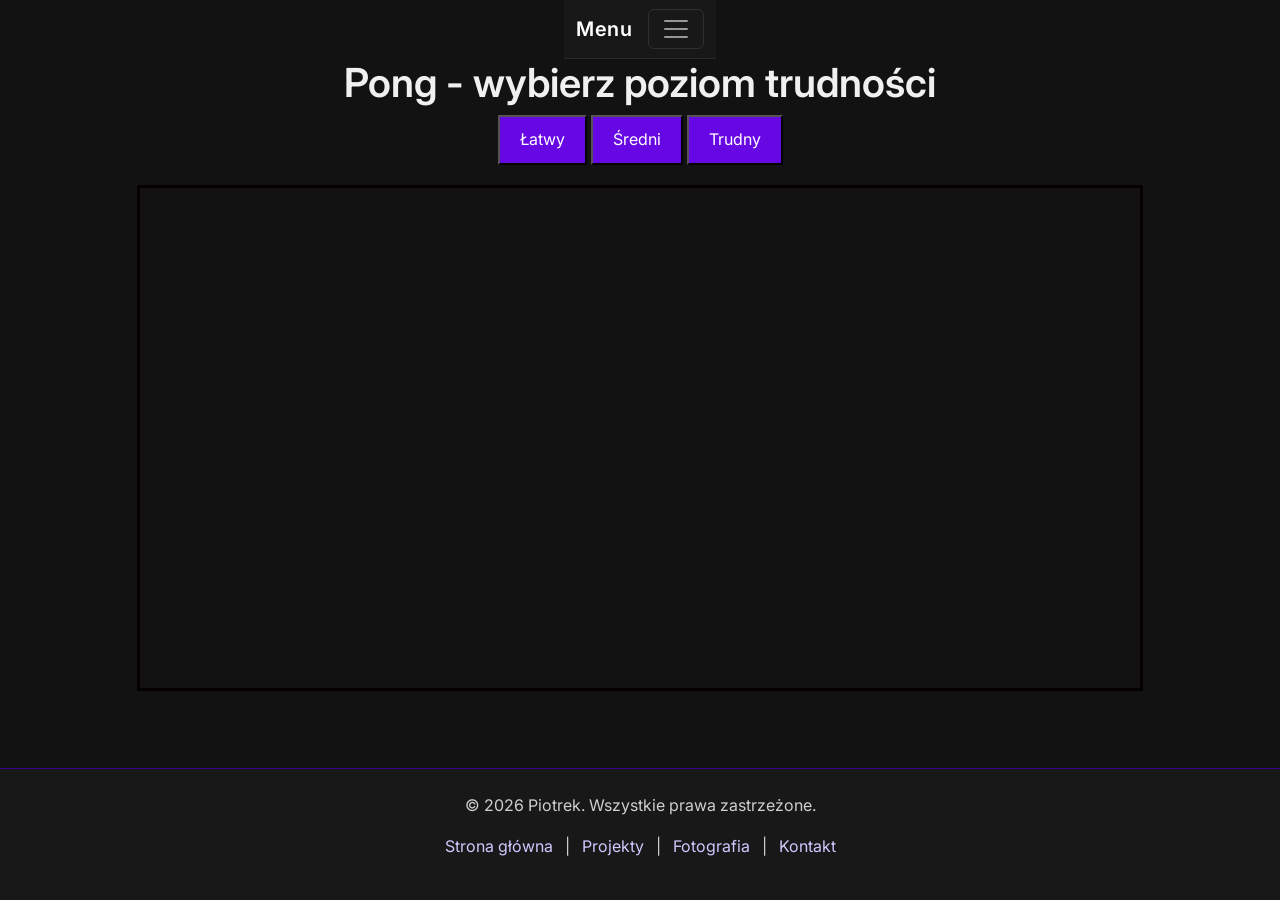
<file: pong.html>
<!doctype html>
<html lang="pl">
	<head>
		<meta charset="UTF-8" />
		<meta name="viewport" content="width=device-width, initial-scale=1.0" />
		<title>Ping Pong</title>
		<style>
			body {
				margin: 0;
				display: flex;
				flex-direction: column;
				align-items: center;
				justify-content: center;
				height: 100vh;
				background: #6d2020;
				color: rgb(63, 0, 0);
				font-family: Arial;
			}
			canvas {
				border: 3px solid #050000;
				margin-top: 20px;
			}
			button {
				margin: 30px;
				padding: 10px 20px;
				font-size: 16px;
				cursor: pointer;
				background-color: #6708e4;
				color: white;
			}
			#restartBtn {
				position: absolute;
				top: 50%;
				left: 50%;
				transform: translate(-50%, -50%);
				z-index: 10;
			}
		</style>
		<link
			href="https://cdn.jsdelivr.net/npm/bootstrap@5.2.1/dist/css/bootstrap.min.css"
			rel="stylesheet"
		/>

		<link rel="preconnect" href="https://fonts.googleapis.com" />
		<link rel="preconnect" href="https://fonts.gstatic.com" crossorigin />
		<link
			href="https://fonts.googleapis.com/css2?family=Inter:wght@300;400;500;600&display=swap"
			rel="stylesheet"
		/>

		<link rel="stylesheet" href="style.css" />
	</head>
	<body>
		<!-- Nagłówek -->
		<nav class="navbar navbar-dark bg-dark">
			<div class="container-fluid">
				<a class="navbar-brand" href="#">Menu</a>
				<button
					class="navbar-toggler"
					type="button"
					data-bs-toggle="collapse"
					data-bs-target="#navbarNav"
					aria-controls="navbarNav"
					aria-expanded="false"
					aria-label="Toggle navigation"
				>
					<span class="navbar-toggler-icon"></span>
				</button>
				<div class="collapse navbar-collapse" id="navbarNav">
					<ul class="navbar-nav ms-auto">
						<li class="nav-item">
							<a class="nav-link text-light" href="index.html">Strona główna</a>
						</li>
						<li class="nav-item">
							<a class="nav-link text-light" href="projekty.html">Projekty</a>
						</li>
						<li class="nav-item">
							<a class="nav-link text-light" href="fotografia.html"
								>Fotografia</a
							>
						</li>
					</ul>
				</div>
			</div>
		</nav>

		<h1>Pong - wybierz poziom trudności</h1>
		<div>
			<button onclick="startGame('easy')">Łatwy</button>
			<button onclick="startGame('medium')">Średni</button>
			<button onclick="startGame('hard')">Trudny</button>
		</div>
		<canvas id="game"></canvas>

		<script>
			const canvas = document.getElementById("game");
			const ctx = canvas.getContext("2d");
			canvas.width = 1000;
			canvas.height = 500;
			const cw = canvas.width;
			const ch = canvas.height;

			let playerScore = 0;
			let aiScore = 0;
			const winningScore = 5;
			let ball, player, ai;
			let animationId;
			let paused = false;
			let pauseTime = 1000;
			let pauseStart = 0;
			let lastScorer = 0; // 1=player, 2=AI
			let gameOver = false;

			// Inicjalizacja gry
			function initGame(aiSpeed, ballSpeed) {
				playerScore = 0;
				aiScore = 0;
				paused = false;
				gameOver = false;
				lastScorer = 0;

				ball = {
					size: 20,
					x: cw / 2,
					y: ch / 2,
					speedX: ballSpeed,
					speedY: ballSpeed,
				};
				player = { x: 50, y: ch / 2 - 50, width: 12, height: 100, speed: 6 };
				ai = {
					x: cw - 62,
					y: ch / 2 - 50,
					width: 12,
					height: 100,
					speed: aiSpeed,
				};
			}

			// Rysowanie prostokąta
			function drawRect(x, y, w, h, color = "#fff") {
				ctx.fillStyle = color;
				ctx.fillRect(x, y, w, h);
			}

			// Kolizja piłki z paletką
			function collision(b, p) {
				return (
					b.x < p.x + p.width &&
					b.x + b.size > p.x &&
					b.y < p.y + p.height &&
					b.y + b.size > p.y
				);
			}

			// Odbicie od paletki
			function paddleBounce(paddle) {
				const paddleCenter = paddle.y + paddle.height / 2;
				const ballCenter = ball.y + ball.size / 2;
				const distance = ballCenter - paddleCenter;
				const normalized = distance / (paddle.height / 2);
				const maxAngle = Math.PI / 4;
				const angle = normalized * maxAngle;
				const speed = Math.sqrt(ball.speedX ** 2 + ball.speedY ** 2);
				ball.speedX = speed * Math.cos(angle) * (ball.x < cw / 2 ? 1 : -1);
				ball.speedY = speed * Math.sin(angle);
			}

			// Reset piłki
			function resetBall(direction = 1) {
				ball.x = cw / 2 - ball.size / 2;
				ball.y = ch / 2 - ball.size / 2;
				ball.speedX = Math.abs(ball.speedX) * direction;
				ball.speedY = Math.random() * 4 - 2;
			}

			// Aktualizacja piłki
			function updateBall() {
				if (!paused && !gameOver) {
					ball.x += ball.speedX;
					ball.y += ball.speedY;

					if (collision(ball, player)) paddleBounce(player);
					if (collision(ball, ai)) paddleBounce(ai);

					if (ball.y <= 0 || ball.y + ball.size >= ch) ball.speedY *= -1;

					if (ball.x <= 0) {
						aiScore++;
						lastScorer = 2;
						paused = true;
						pauseStart = Date.now();
					}
					if (ball.x + ball.size >= cw) {
						playerScore++;
						lastScorer = 1;
						paused = true;
						pauseStart = Date.now();
					}
				} else if (paused && !gameOver) {
					ctx.fillStyle = "white";
					ctx.font = "40px Arial";
					ctx.textAlign = "center";
					ctx.fillText(
						lastScorer === 1 ? "Punkt dla Ciebie!" : "Punkt dla AI!",
						cw / 2,
						ch / 2,
					);

					if (Date.now() - pauseStart > pauseTime) {
						resetBall(lastScorer === 1 ? -1 : 1);
						paused = false;
					}
				}

				if (playerScore >= winningScore || aiScore >= winningScore) {
					gameOver = true;
					paused = false;
					ctx.fillStyle = "white";
					ctx.font = "50px Arial";
					ctx.textAlign = "center";
					ctx.fillText(
						playerScore >= winningScore ? "Wygrałeś!" : "Wygrał komputer!",
						cw / 2,
						ch / 2,
					);
					createRestartButton();
				}
			}

			// AI
			function updateAI() {
				const centerAI = ai.y + ai.height / 2;
				const centerBall = ball.y + ball.size / 2;
				if (centerAI < centerBall) ai.y += ai.speed;
				else ai.y -= ai.speed;
				ai.y = Math.max(0, Math.min(ch - ai.height, ai.y));
			}

			// Plansza
			function drawTable() {
				drawRect(0, 0, cw, ch, "#0F0028");
				for (let y = 20; y < ch; y += 30)
					drawRect(cw / 2 - 3, y, 6, 16, "#000");
			}

			// Rysowanie wszystkich elementów
			function drawAll() {
				drawRect(player.x, player.y, player.width, player.height);
				drawRect(ai.x, ai.y, ai.width, ai.height);
				drawRect(ball.x, ball.y, ball.size, ball.size);

				ctx.fillStyle = "purple";
				ctx.font = "30px Arial";
				ctx.textAlign = "center";
				ctx.fillText(playerScore, cw / 4, 50);
				ctx.fillText(aiScore, (3 * cw) / 4, 50);
			}

			// Pętla gry
			function gameLoop() {
				drawTable();
				updateBall();
				updateAI();
				drawAll();
				animationId = requestAnimationFrame(gameLoop);
			}

			// Sterowanie myszką
			canvas.addEventListener("mousemove", (e) => {
				const rect = canvas.getBoundingClientRect();
				player.y = e.clientY - rect.top - player.height / 2;
				player.y = Math.max(0, Math.min(ch - player.height, player.y));
			});

			// Start gry
			function startGame(level) {
				let aiSpeed, ballSpeed;
				switch (level) {
					case "easy":
						aiSpeed = 2;
						ballSpeed = 4;
						break;
					case "medium":
						aiSpeed = 4;
						ballSpeed = 5;
						break;
					case "hard":
						aiSpeed = 6;
						ballSpeed = 6;
						break;
				}
				initGame(aiSpeed, ballSpeed);
				if (animationId) cancelAnimationFrame(animationId);
				const btn = document.getElementById("restartBtn");
				if (btn) btn.remove();
				gameLoop();
			}

			// Tworzenie przycisku restart
			function createRestartButton() {
				if (document.getElementById("restartBtn")) return;
				const btn = document.createElement("button");
				btn.id = "restartBtn";
				btn.innerText = "Restart";
				btn.onclick = () => {
					startGame("medium"); // restart do średniego poziomu
					btn.remove();
				};
				document.body.appendChild(btn);
			}
		</script>
		<script src="https://cdn.jsdelivr.net/npm/bootstrap@5.2.1/dist/js/bootstrap.bundle.min.js"></script>

		<!-- FOOTER -->
		<footer>
			<p>© 2026 Piotrek. Wszystkie prawa zastrzeżone.</p>
			<p>
				<a href="index.html">Strona główna</a> |
				<a href="projekty.html">Projekty</a> |
				<a href="fotografia.html">Fotografia</a> |
				<a href="kontakt.html">Kontakt</a>
			</p>
		</footer>
	</body>
</html>
</file>
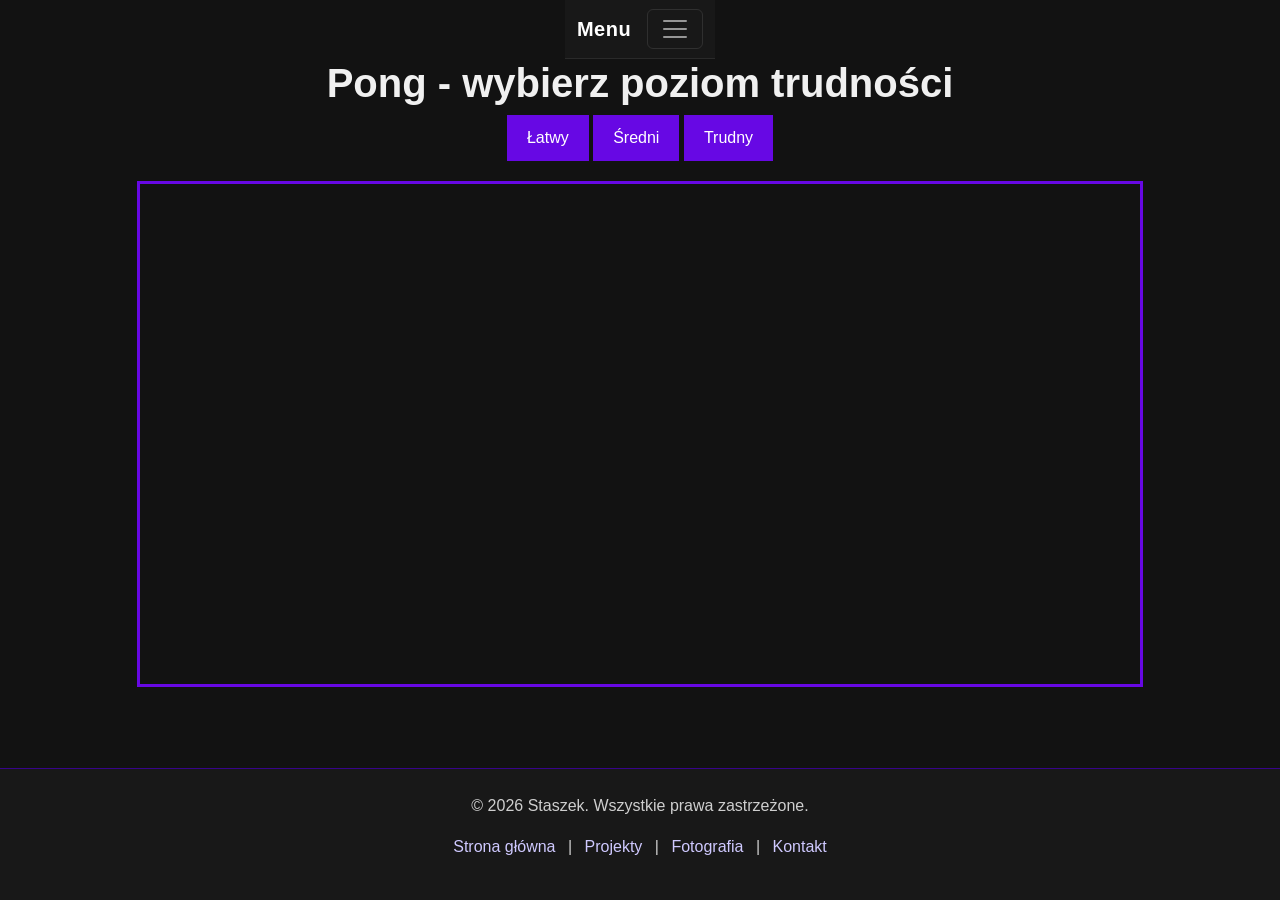
<file: pongtel.html>
<!doctype html>
<html lang="pl">
	<head>
		<meta charset="UTF-8" />
		<meta name="viewport" content="width=device-width, initial-scale=1.0" />
		<title>Pong na telefon</title>
		<style>
			body {
				margin: 0;
				display: flex;
				flex-direction: column;
				align-items: center;
				justify-content: flex-start;
				background: #0f0028;
				font-family: Arial, sans-serif;
				color: white;
			}
			canvas {
				border: 3px solid #6708e4;
				margin-top: 20px;
				touch-action: none;
			}
			button {
				margin: 20px;
				padding: 10px 20px;
				font-size: 16px;
				cursor: pointer;
				background-color: #6708e4;
				color: white;
				border: none;
				border-radius: 6px;
			}
			#restartBtn {
				position: absolute;
				top: 50%;
				left: 50%;
				transform: translate(-50%, -50%);
				z-index: 10;
			}
		</style>
		<link
			href="https://cdn.jsdelivr.net/npm/bootstrap@5.2.1/dist/css/bootstrap.min.css"
			rel="stylesheet"
		/>
		<link rel="stylesheet" href="style.css" />
	</head>
	<body>
		<!-- Nagłówek -->
		<nav class="navbar navbar-dark bg-dark">
			<div class="container-fluid">
				<a class="navbar-brand" href="#">Menu</a>
				<button
					class="navbar-toggler"
					type="button"
					data-bs-toggle="collapse"
					data-bs-target="#navbarNav"
					aria-controls="navbarNav"
					aria-expanded="false"
					aria-label="Toggle navigation"
				>
					<span class="navbar-toggler-icon"></span>
				</button>
				<div class="collapse navbar-collapse" id="navbarNav">
					<ul class="navbar-nav ms-auto">
						<li class="nav-item">
							<a class="nav-link text-light" href="index.html">Strona główna</a>
						</li>
						<li class="nav-item">
							<a class="nav-link text-light" href="projekty.html">Projekty</a>
						</li>
						<li class="nav-item">
							<a class="nav-link text-light" href="fotografia.html"
								>Fotografia</a
							>
						</li>
					</ul>
				</div>
			</div>
		</nav>

		<h1>Pong - wybierz poziom trudności</h1>
		<div>
			<button onclick="startGame('easy')">Łatwy</button>
			<button onclick="startGame('medium')">Średni</button>
			<button onclick="startGame('hard')">Trudny</button>
		</div>

		<canvas id="game"></canvas>

		<script>
			const canvas = document.getElementById("game");
			const ctx = canvas.getContext("2d");

			let cw, ch;
			let scale = 1;

			let playerScore = 0;
			let aiScore = 0;
			const winningScore = 5;

			let ball, player, ai;
			let animationId;
			let paused = false;
			let pauseTime = 1000;
			let pauseStart = 0;
			let lastScorer = 0; // 1=player, 2=AI
			let gameOver = false;

			const paddleRatio = 0.25; // paletka zajmuje 25% wysokości ekranu

			// Skalowanie canvasu do ekranu
			function resizeCanvas() {
				cw = Math.min(window.innerWidth * 0.95, 1000);
				ch = Math.min(window.innerHeight * 0.6, 500);
				canvas.width = cw;
				canvas.height = ch;
				scale = cw / 1000;

				if (ball) {
					ball.size = 20 * scale;
					player.width = 12 * scale;
					player.height = ch * paddleRatio;
					player.speed = 6 * scale;
					ai.width = 12 * scale;
					ai.height = ch * paddleRatio;
					ai.speed = ai.speed * scale;
				}
			}
			window.addEventListener("resize", resizeCanvas);

			// Inicjalizacja gry
			function initGame(aiSpeed, ballSpeed) {
				playerScore = 0;
				aiScore = 0;
				paused = false;
				gameOver = false;
				lastScorer = 0;

				// Skalowanie prędkości AI na małych ekranach
				if (window.innerWidth < 600) aiSpeed *= 0.7;

				ball = {
					size: 20 * scale,
					x: cw / 2 - 10 * scale,
					y: ch / 2 - 10 * scale,
					speedX: ballSpeed * scale * (cw / 1000),
					speedY: ballSpeed * scale * (ch / 500),
				};

				player = {
					x: 50 * scale,
					y: ch / 2 - (ch * paddleRatio) / 2,
					width: 12 * scale,
					height: ch * paddleRatio,
					speed: 6 * scale,
				};

				ai = {
					x: cw - 62 * scale,
					y: ch / 2 - (ch * paddleRatio) / 2,
					width: 12 * scale,
					height: ch * paddleRatio,
					speed: aiSpeed * scale,
				};

				resizeCanvas();
			}

			// Rysowanie prostokąta
			function drawRect(x, y, w, h, color = "#fff") {
				ctx.fillStyle = color;
				ctx.fillRect(x, y, w, h);
			}

			// Kolizja piłki z paletką
			function collision(b, p) {
				return (
					b.x < p.x + p.width &&
					b.x + b.size > p.x &&
					b.y < p.y + p.height &&
					b.y + b.size > p.y
				);
			}

			// Odbicie od paletki
			function paddleBounce(paddle) {
				const paddleCenter = paddle.y + paddle.height / 2;
				const ballCenter = ball.y + ball.size / 2;
				const distance = ballCenter - paddleCenter;
				const normalized = distance / (paddle.height / 2);
				const maxAngle = Math.PI / 4;
				const angle = normalized * maxAngle;
				const speed = Math.sqrt(ball.speedX ** 2 + ball.speedY ** 2);
				ball.speedX = speed * Math.cos(angle) * (ball.x < cw / 2 ? 1 : -1);
				ball.speedY = speed * Math.sin(angle);
			}

			// Reset piłki
			function resetBall(direction = 1) {
				ball.x = cw / 2 - ball.size / 2;
				ball.y = ch / 2 - ball.size / 2;
				ball.speedX = Math.abs(ball.speedX) * direction;
				ball.speedY = (Math.random() * 4 - 2) * scale;
			}

			// Aktualizacja piłki
			function updateBall() {
				if (!paused && !gameOver) {
					ball.x += ball.speedX;
					ball.y += ball.speedY;

					if (collision(ball, player)) paddleBounce(player);
					if (collision(ball, ai)) paddleBounce(ai);

					if (ball.y <= 0 || ball.y + ball.size >= ch) ball.speedY *= -1;

					if (ball.x <= 0) {
						aiScore++;
						lastScorer = 2;
						paused = true;
						pauseStart = Date.now();
					}
					if (ball.x + ball.size >= cw) {
						playerScore++;
						lastScorer = 1;
						paused = true;
						pauseStart = Date.now();
					}
				} else if (paused && !gameOver) {
					ctx.fillStyle = "white";
					ctx.font = 40 * scale + "px Arial";
					ctx.textAlign = "center";
					ctx.fillText(
						lastScorer === 1 ? "Punkt dla Ciebie!" : "Punkt dla AI!",
						cw / 2,
						ch / 2,
					);

					if (Date.now() - pauseStart > pauseTime) {
						resetBall(lastScorer === 1 ? -1 : 1);
						paused = false;
					}
				}

				if (playerScore >= winningScore || aiScore >= winningScore) {
					gameOver = true;
					paused = false;
					ctx.fillStyle = "white";
					ctx.font = 50 * scale + "px Arial";
					ctx.textAlign = "center";
					ctx.fillText(
						playerScore >= winningScore ? "Wygrałeś!" : "Wygrał komputer!",
						cw / 2,
						ch / 2,
					);
					createRestartButton();
				}
			}

			// AI
			function updateAI() {
				const centerAI = ai.y + ai.height / 2;
				const centerBall = ball.y + ball.size / 2;
				if (centerAI < centerBall) ai.y += ai.speed;
				else ai.y -= ai.speed;
				ai.y = Math.max(0, Math.min(ch - ai.height, ai.y));
			}

			// Plansza
			function drawTable() {
				drawRect(0, 0, cw, ch, "#0F0028");
				for (let y = 20 * scale; y < ch; y += 30 * scale)
					drawRect(cw / 2 - 3 * scale, y, 6 * scale, 16 * scale, "#000");
			}

			// Rysowanie wszystkich elementów
			function drawAll() {
				drawRect(player.x, player.y, player.width, player.height);
				drawRect(ai.x, ai.y, ai.width, ai.height);
				drawRect(ball.x, ball.y, ball.size, ball.size);

				ctx.fillStyle = "purple";
				ctx.font = 30 * scale + "px Arial";
				ctx.textAlign = "center";
				ctx.fillText(playerScore, cw / 4, 50 * scale);
				ctx.fillText(aiScore, (3 * cw) / 4, 50 * scale);
			}

			// Pętla gry
			function gameLoop() {
				drawTable();
				updateBall();
				updateAI();
				drawAll();
				animationId = requestAnimationFrame(gameLoop);
			}

			// Sterowanie myszką
			canvas.addEventListener("mousemove", (e) => {
				const rect = canvas.getBoundingClientRect();
				player.y = e.clientY - rect.top - player.height / 2;
				player.y = Math.max(0, Math.min(ch - player.height, player.y));
			});

			// Sterowanie dotykowe
			canvas.addEventListener(
				"touchmove",
				(e) => {
					e.preventDefault();
					const touch = e.touches[0];
					const rect = canvas.getBoundingClientRect();
					const offset = player.height * 0.2; // palec nie zasłania piłki
					player.y = touch.clientY - rect.top - player.height / 2 - offset;
					player.y = Math.max(0, Math.min(ch - player.height, player.y));
				},
				{ passive: false },
			);

			// Start gry
			function startGame(level) {
				let aiSpeed, ballSpeed;
				switch (level) {
					case "easy":
						aiSpeed = 6;
						ballSpeed = 4;
						break;
					case "medium":
						aiSpeed = 8;
						ballSpeed = 5;
						break;
					case "hard":
						aiSpeed = 10;
						ballSpeed = 6;
						break;
				}
				initGame(aiSpeed, ballSpeed);
				if (animationId) cancelAnimationFrame(animationId);
				const btn = document.getElementById("restartBtn");
				if (btn) btn.remove();
				gameLoop();
			}

			// Tworzenie przycisku restart
			function createRestartButton() {
				if (document.getElementById("restartBtn")) return;
				const btn = document.createElement("button");
				btn.id = "restartBtn";
				btn.innerText = "Restart";
				btn.onclick = () => {
					startGame("medium");
					btn.remove();
				};
				document.body.appendChild(btn);
			}

			// Pierwsze ustawienie canvasu
			resizeCanvas();
		</script>

		<script src="https://cdn.jsdelivr.net/npm/bootstrap@5.2.1/dist/js/bootstrap.bundle.min.js"></script>
		<!-- FOOTER -->
		<footer>
			<p>© 2026 Staszek. Wszystkie prawa zastrzeżone.</p>
			<p>
				<a href="index.html">Strona główna</a> |
				<a href="projekty.html">Projekty</a> |
				<a href="fotografia.html">Fotografia</a> |
				<a href="kontakt.html">Kontakt</a>
			</p>
		</footer>
	</body>
</html>
</file>
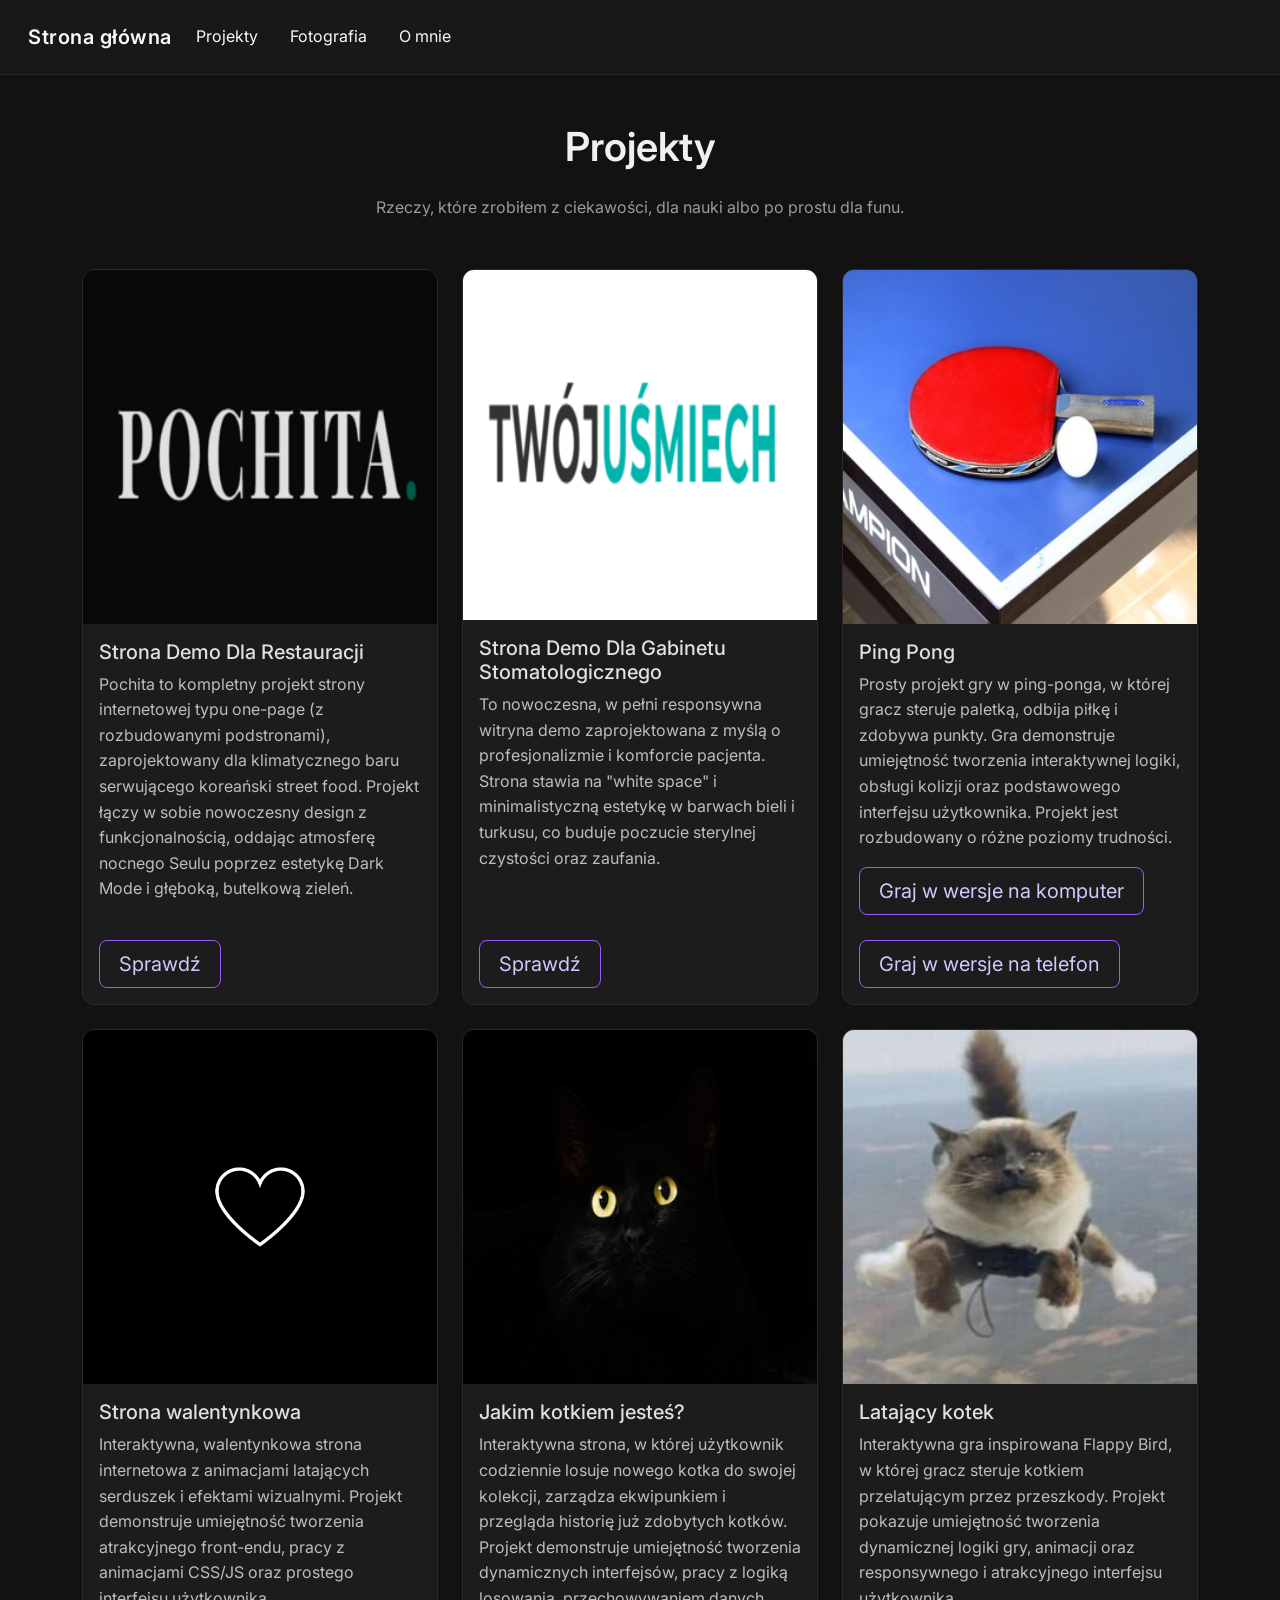
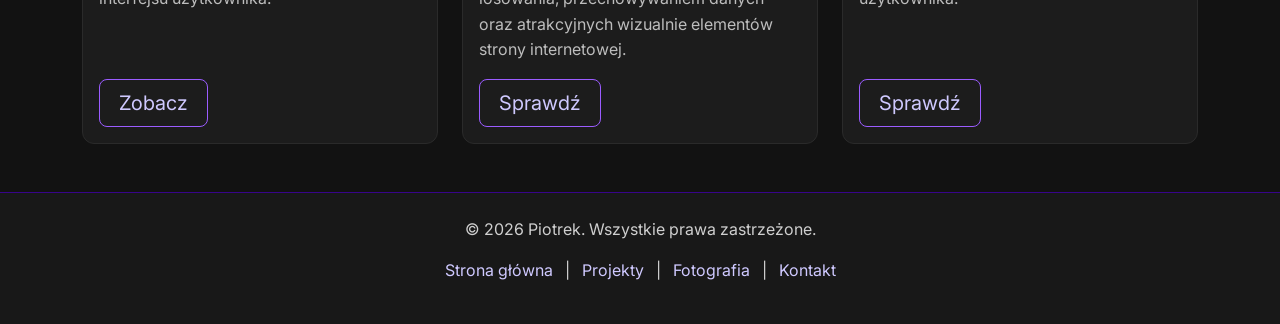
<file: projekty.html>
<!doctype html>
<html lang="en">
	<head>
		<meta charset="utf-8" />
		<meta name="viewport" content="width=device-width, initial-scale=1" />
		<title>Projekty</title>
		<link
			href="https://cdn.jsdelivr.net/npm/bootstrap@5.2.1/dist/css/bootstrap.min.css"
			rel="stylesheet"
		/>

		<link rel="preconnect" href="https://fonts.googleapis.com" />
		<link rel="preconnect" href="https://fonts.gstatic.com" crossorigin />
		<link
			href="https://fonts.googleapis.com/css2?family=Inter:wght@300;400;500;600&display=swap"
			rel="stylesheet"
		/>

		<link rel="stylesheet" href="style.css" />
	</head>
	<body>
		<!-- Nagłówek -->
		<nav class="navbar navbar-expand-lg navbar-dark bg-dark p-3">
			<div class="container-fluid">
				<a class="navbar-brand text-light" href="index.html">Strona główna</a>
				<button
					class="navbar-toggler"
					type="button"
					data-bs-toggle="collapse"
					data-bs-target="#navbarNavAltMarkup"
					aria-controls="navbarNavAltMarkup"
					aria-expanded="false"
					aria-label="Toggle navigation"
				>
					<span class="navbar-toggler-icon"></span>
				</button>
				<div class="collapse navbar-collapse" id="navbarNavAltMarkup">
					<div class="navbar-nav">
						<a class="nav-link text-light" href="projekty.html">Projekty</a>
						<a class="nav-link text-light" href="fotografia.html">Fotografia</a>
						<a class="nav-link text-light" href="kontakt.html">O mnie</a>
					</div>
				</div>
			</div>
		</nav>
		<!-- PROJEKTY -->
		<section class="container py-5">
			<h1 class="text-center mb-4">Projekty</h1>
			<p class="text-center muted mb-5">
				Rzeczy, które zrobiłem z ciekawości, dla nauki albo po prostu dla funu.
			</p>

			<div class="row g-4">
				<!-- dentysta -->
				<div class="col-sm-6 col-md-4">
					<div class="card h-100">
						<img src="korea.png" class="card-img-top" alt="gierka" />
						<div class="card-body d-flex flex-column">
							<h5 class="card-title">Strona Demo Dla Restauracji</h5>
							<p class="card-text">
								Pochita to kompletny projekt strony internetowej typu one-page
								(z rozbudowanymi podstronami), zaprojektowany dla klimatycznego
								baru serwującego koreański street food. Projekt łączy w sobie
								nowoczesny design z funkcjonalnością, oddając atmosferę nocnego
								Seulu poprzez estetykę Dark Mode i głęboką, butelkową zieleń.
							</p>
							<div class="mt-auto">
								<a
									href="demo/korea/index.html"
									class="btn btn-outline-purple btn btn-outline-light btn-lg me-2"
								>
									Sprawdź
								</a>
							</div>
						</div>
					</div>
				</div>
				<!--knajpa  -->
				<div class="col-sm-6 col-md-4">
					<div class="card h-100">
						<img src="gabinet.png" class="card-img-top" alt="gierka" />
						<div class="card-body d-flex flex-column">
							<h5 class="card-title">
								Strona Demo Dla Gabinetu Stomatologicznego
							</h5>
							<p class="card-text">
								To nowoczesna, w pełni responsywna witryna demo zaprojektowana z
								myślą o profesjonalizmie i komforcie pacjenta. Strona stawia na
								"white space" i minimalistyczną estetykę w barwach bieli i
								turkusu, co buduje poczucie sterylnej czystości oraz zaufania.
							</p>
							<div class="mt-auto">
								<a
									href="demo/dentysta/index.html"
									class="btn btn-outline-purple btn btn-outline-light btn-lg me-2"
								>
									Sprawdź
								</a>
							</div>
						</div>
					</div>
				</div>
				<!-- pingpong -->
				<div class="col-sm-6 col-md-4">
					<div class="card h-100">
						<img src="pong.jpg" class="card-img-top" alt="gierka" />
						<div class="card-body d-flex flex-column">
							<h5 class="card-title">Ping Pong</h5>
							<p class="card-text">
								Prosty projekt gry w ping-ponga, w której gracz steruje paletką,
								odbija piłkę i zdobywa punkty. Gra demonstruje umiejętność
								tworzenia interaktywnej logiki, obsługi kolizji oraz
								podstawowego interfejsu użytkownika. Projekt jest rozbudowany o
								różne poziomy trudności.
							</p>
							<div class="mt-auto">
								<a
									href="pong.html"
									class="btn btn-outline-purple btn btn-outline-light btn-lg me-2"
								>
									Graj w wersje na komputer
								</a>
							</div>
							<br />
							<div class="mt-auto">
								<a
									href="pongtel.html"
									class="btn btn-outline-purple btn btn-outline-light btn-lg me-2"
								>
									Graj w wersje na telefon
								</a>
							</div>
						</div>
					</div>
				</div>

				<!-- WALENTYNKI -->
				<div class="col-sm-6 col-md-4">
					<div class="card h-100">
						<img src="walentynki.jpg" class="card-img-top" alt="gierka" />
						<div class="card-body d-flex flex-column">
							<h5 class="card-title">Strona walentynkowa</h5>
							<p class="card-text">
								Interaktywna, walentynkowa strona internetowa z animacjami
								latających serduszek i efektami wizualnymi. Projekt demonstruje
								umiejętność tworzenia atrakcyjnego front-endu, pracy z
								animacjami CSS/JS oraz prostego interfejsu użytkownika.
							</p>
							<div class="mt-auto">
								<a
									href="walentynki.html"
									class="btn btn-outline-purple btn btn-outline-light btn-lg me-2"
								>
									Zobacz
								</a>
							</div>
						</div>
					</div>
				</div>

				<!-- KOTKI -->
				<div class="col-sm-6 col-md-4">
					<div class="card h-100">
						<img src="kotek.jpg" class="card-img-top" alt="gierka" />
						<div class="card-body d-flex flex-column">
							<h5 class="card-title">Jakim kotkiem jesteś?</h5>
							<p class="card-text">
								Interaktywna strona, w której użytkownik codziennie losuje
								nowego kotka do swojej kolekcji, zarządza ekwipunkiem i
								przegląda historię już zdobytych kotków. Projekt demonstruje
								umiejętność tworzenia dynamicznych interfejsów, pracy z logiką
								losowania, przechowywaniem danych oraz atrakcyjnych wizualnie
								elementów strony internetowej.
							</p>
							<div class="mt-auto">
								<a
									href="kotkilosowanie.html"
									class="btn btn-outline-purple btn btn-outline-light btn-lg me-2"
								>
									Sprawdź
								</a>
							</div>
						</div>
					</div>
				</div>

				<!-- KOTKI -->
				<div class="col-sm-6 col-md-4">
					<div class="card h-100">
						<img src="latam.jpg" class="card-img-top" alt="gierka" />
						<div class="card-body d-flex flex-column">
							<h5 class="card-title">Latający kotek</h5>
							<p class="card-text">
								Interaktywna gra inspirowana Flappy Bird, w której gracz steruje
								kotkiem przelatującym przez przeszkody. Projekt pokazuje
								umiejętność tworzenia dynamicznej logiki gry, animacji oraz
								responsywnego i atrakcyjnego interfejsu użytkownika.
							</p>
							<div class="mt-auto">
								<a
									href="flying.html"
									class="btn btn-outline-purple btn btn-outline-light btn-lg me-2"
								>
									Sprawdź
								</a>
							</div>
						</div>
					</div>
				</div>
			</div>
		</section>
		<!-- FOOTER -->
		<footer>
			<p>© 2026 Piotrek. Wszystkie prawa zastrzeżone.</p>
			<p>
				<a href="index.html">Strona główna</a> |
				<a href="projekty.html">Projekty</a> |
				<a href="fotografia.html">Fotografia</a> |
				<a href="kontakt.html">Kontakt</a>
			</p>
		</footer>

		<script
			src="https://cdn.jsdelivr.net/npm/bootstrap@5.2.1/dist/js/bootstrap.bundle.min.js"
			integrity="sha384-u1OknCvxWvY5kfmNBILK2hRnQC3Pr17a+RTT6rIHI7NnikvbZlHgTPOOmMi466C8"
			crossorigin="anonymous"
		></script>
	</body>
</html>
</file>
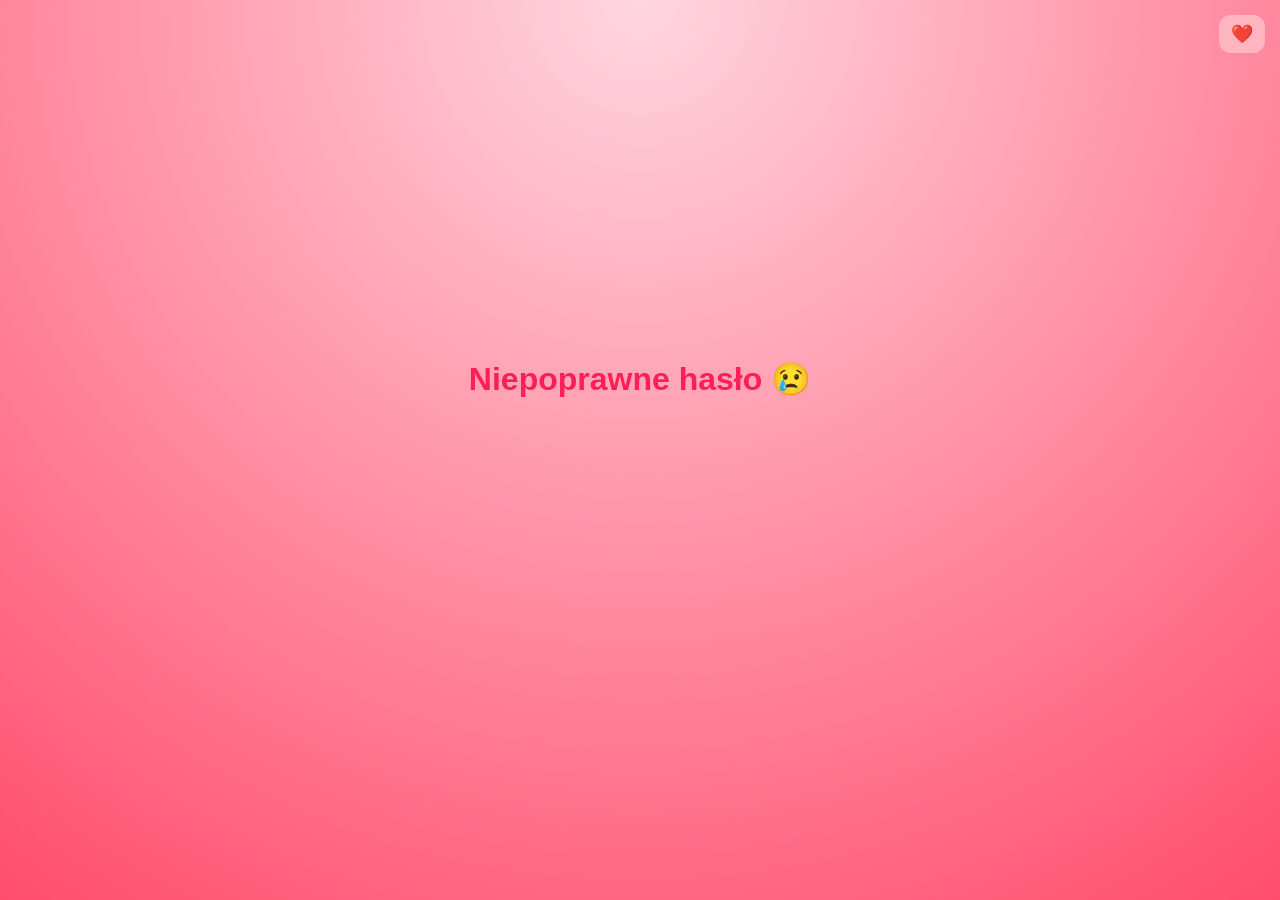
<file: walentynki.html>
<!doctype html>
<html lang="pl">
	<head>
		<meta charset="UTF-8" />
		<title>Walentynka 💖</title>
		<meta name="viewport" content="width=device-width, initial-scale=1.0" />
		<style>
			body,
			html {
				margin: 0;
				padding: 0;
				width: 100%;
				height: 100%;
				font-family: "Comic Sans MS", sans-serif;
				background: radial-gradient(circle at top, #ffd6e0, #ff4d6d);
				overflow: hidden;
			}
			.wrapper {
				position: relative;
				width: 100%;
				height: 100%;
				display: flex;
				justify-content: center;
				align-items: center;
				flex-direction: column;
			}
			/* KARTA GŁÓWNA */
			.container {
				text-align: center;
				background: rgba(255, 255, 255, 0.95);
				padding: 30px;
				border-radius: 30px;
				max-width: 420px;
				width: 90%;
				box-shadow: 0 30px 70px rgba(0, 0, 0, 0.3);
				z-index: 2;
			}
			h1 {
				color: #ff1e56;
				margin-bottom: 20px;
				animation: pulseText 2s infinite;
			}
			@keyframes pulseText {
				0%,
				100% {
					transform: scale(1);
				}
				50% {
					transform: scale(1.05);
				}
			}
			.buttons {
				display: flex;
				justify-content: center;
				gap: 20px;
				margin-top: 15px;
			}
			button {
				padding: 14px 28px;
				border-radius: 40px;
				font-size: 18px;
				border: none;
				cursor: pointer;
				transition: transform 0.2s;
			}
			#yes {
				background: #ff1e56;
				color: white;
				box-shadow: 0 8px 20px rgba(255, 30, 86, 0.4);
			}
			#no {
				background: #ccc;
				color: #333;
			}
			/* LAURKA */
			.card {
				display: none;
				position: absolute;
				top: 50%;
				left: 50%;
				transform: translate(-50%, -50%);
				max-width: 450px;
				width: 90%;
				padding: 40px;
				border-radius: 30px;
				text-align: center;
				background: linear-gradient(135deg, #fff0f5, #ffe6ef);
				border: 4px solid #ffb6c1;
				box-shadow:
					0 0 0 10px rgba(255, 182, 193, 0.2),
					0 10px 30px rgba(255, 105, 180, 0.25),
					0 30px 70px rgba(0, 0, 0, 0.25);
				z-index: 5;
				animation: popCard 1s ease;
			}
			@keyframes popCard {
				from {
					transform: translate(-50%, -50%) scale(0.6);
					opacity: 0;
				}
				to {
					transform: translate(-50%, -50%) scale(1);
					opacity: 1;
				}
			}
			.card h2 {
				font-size: 26px;
				margin-bottom: 15px;
				color: #ff1e56;
				text-shadow: 1px 1px 3px rgba(255, 182, 193, 0.8);
				animation: pulseText 2s infinite;
			}
			.card p {
				font-size: 18px;
				line-height: 1.5;
				color: #444;
				margin-top: 10px;
			}
			.card::before,
			.card::after {
				content: "💖";
				position: absolute;
				font-size: 50px;
				opacity: 0.2;
				animation: floatHeart 4s infinite alternate;
			}
			.card::before {
				top: 10px;
				left: 20px;
			}
			.card::after {
				bottom: 10px;
				right: 30px;
			}
			@keyframes floatHeart {
				0% {
					transform: translateY(0) rotate(0deg);
				}
				50% {
					transform: translateY(-15px) rotate(20deg);
				}
				100% {
					transform: translateY(0) rotate(-20deg);
				}
			}
			/* SERDUSZKA */
			.heart {
				position: fixed;
				bottom: -30px;
				font-size: 24px;
				animation: float 6s linear forwards;
				pointer-events: none;
			}
			@keyframes float {
				to {
					transform: translateY(-120vh);
					opacity: 0;
				}
			}
			/* SUWAK KOTEK */
			.volume-cat {
				position: fixed;
				right: 20px;
				bottom: 20px;
				z-index: 999;
			}
			.cat-body {
				width: 220px;
				height: 40px;
				background: linear-gradient(135deg, #ffd1dc, #ff9eb5);
				border-radius: 40px;
				position: relative;
				cursor: pointer;
			}
			.cat-paw {
				position: absolute;
				top: 50%;
				left: 50%;
				width: 36px;
				height: 36px;
				border-radius: 50%;
				background: white;
				transform: translate(-50%, -50%);
				display: flex;
				justify-content: center;
				align-items: center;
			}
			.cat-paw::before {
				content: "🐾";
				font-size: 20px;
			}
			.cat-tail {
				position: absolute;
				right: -25px;
				top: 12px;
				width: 25px;
				height: 16px;
				background: #ff9eb5;
				border-radius: 50%;
				cursor: pointer;
			}
			.cat-ear {
				position: absolute;
				top: 15px;
				right: -50px;
			}
			/* ===== BUTTON OUTLINE FIOLET ===== */
			.btn-outline-purple {
				border: 1px solid #9b5cff;
				color: #cfc9ff;
				border-radius: 8px;
				padding: 0.5rem 1.2rem;
				transition: all 0.2s ease;
			}

			.btn-outline-purple:hover {
				background-color: #9b5cff;
				color: #111;
			}
		</style>
	</head>
	<body>
		<audio id="bgMusic" autoplay loop src="valentine.mp3"></audio>

		<div class="wrapper">
			<div class="container" id="main">
				<h1>Hej… mogę mieć dziś szczęście i nazwać Cię moją walentynką?</h1>
				<div class="cat-wrapper">
					<img
						src="https://media.giphy.com/media/Zl7u48zLVFgLpRwq6f/giphy.gif"
						width="220"
					/>
				</div>
				<div class="buttons">
					<button id="yes">TAK ❤️</button>
					<button id="no">NIE 😒</button>
				</div>
			</div>

			<div class="card" id="card">
				<h2>💖 No to mamy to… 💖</h2>
				<img
					src="https://media4.giphy.com/media/qFmdpUKAFZ6rMobzzu/giphy.gif"
					width="220"
				/>
				<p id="loveText"></p>
			</div>
		</div>

		<div class="volume-cat">
			<div class="cat-body" id="catBody">
				<div class="cat-paw" id="paw"></div>
				<div class="cat-tail" id="tail"></div>
			</div>
		</div>

		<script>
			const yesBtn = document.getElementById("yes");
			const noBtn = document.getElementById("no");
			const main = document.getElementById("main");
			const card = document.getElementById("card");
			const loveText = document.getElementById("loveText");
			const audio = document.getElementById("bgMusic");
			let scale = 1;

			/* ===== POCZĄTKOWA GŁOŚNOŚĆ ===== */
			audio.volume = 0.1; // ustaw głośność domyślną na 50%
			const paw = document.getElementById("paw");
			const catBody = document.getElementById("catBody");
			paw.style.left = audio.volume * catBody.offsetWidth + "px";

			/* PRZYCISKI */
			noBtn.addEventListener("mouseenter", () => {
				scale += 0.15;
				yesBtn.style.transform = `scale(${scale})`;
				const x = Math.random() * (window.innerWidth - noBtn.offsetWidth);
				const y = Math.random() * (window.innerHeight - noBtn.offsetHeight);
				noBtn.style.position = "fixed";
				noBtn.style.left = x + "px";
				noBtn.style.top = y + "px";
			});
			yesBtn.addEventListener("click", () => {
				main.style.display = "none";
				card.style.display = "block";
				startHearts();
				typeText();
			});
			/* OBSŁUGA DOTYKU */
			paw.addEventListener("touchstart", () => (dragging = true));
			document.addEventListener("touchend", () => (dragging = false));
			document.addEventListener("touchmove", (e) => {
				if (!dragging) return;
				const rect = catBody.getBoundingClientRect();
				let x = e.touches[0].clientX - rect.left;
				x = Math.max(0, Math.min(rect.width, x));
				paw.style.left = x + "px";
				audio.volume = x / rect.width;
			});

			/* SERDUSZKA */
			function startHearts() {
				setInterval(() => {
					const h = document.createElement("div");
					h.className = "heart";
					h.innerText = "❤️";
					h.style.left = Math.random() * 100 + "vw";
					h.style.fontSize = 20 + Math.random() * 30 + "px";
					document.body.appendChild(h);
					setTimeout(() => h.remove(), 6000);
				}, 300);
			}

			/* LAURKA */
			const text =
				"Ej… serio kliknęłaś „tak”? 🥹\n\n" +
				"To w takim razie oficjalnie:\n" +
				"mam najlepszą Walentynkę na świecie.\n\n" +
				"Obiecuję dużo uśmiechu,\n" +
				"głupich żartów,\n" +
				"i bycia obok – tak po prostu.\n\n" +
				"Dziękuję, że jesteś.\n" +
				"Cieszę się, że to właśnie Ty ❤️";

			let i = 0;
			function typeText() {
				if (i < text.length) {
					loveText.innerHTML += text[i] === "\n" ? "<br>" : text[i];
					i++;
					setTimeout(typeText, 60);
				}
			}

			/* SUWAK KOTEK */
			const tail = document.getElementById("tail");
			let dragging = false;
			paw.addEventListener("mousedown", () => (dragging = true));
			document.addEventListener("mouseup", () => (dragging = false));
			document.addEventListener("mousemove", (e) => {
				if (!dragging) return;
				const rect = catBody.getBoundingClientRect();
				let x = e.clientX - rect.left;
				x = Math.max(0, Math.min(rect.width, x));
				paw.style.left = x + "px";
				audio.volume = x / rect.width;
			});

			/* MUTE OGON */
			tail.addEventListener("click", () => (audio.muted = !audio.muted));
		</script>

		<script>
			/* ===== HASŁO ===== */
			const password = "walentynka2026";
			let entered = prompt("Podaj hasło, aby wejść:");
			if (entered !== "Gucio") {
				document.body.innerHTML =
					"<h1 style='text-align:center;margin-top:40vh;color:#ff1e56;'>Niepoprawne hasło 😢</h1>";
			}

			/* ===== MYSTERY BUTTON ===== */
			const mysteryBtn = document.createElement("button");
			mysteryBtn.innerText = "❤️";
			mysteryBtn.title = "Wróć do portfolio";
			mysteryBtn.style.position = "fixed";
			mysteryBtn.style.top = "15px";
			mysteryBtn.style.right = "15px";
			mysteryBtn.style.padding = "8px 12px";
			mysteryBtn.style.borderRadius = "12px";
			mysteryBtn.style.border = "none";
			mysteryBtn.style.background = "#ffb6c1";
			mysteryBtn.style.color = "#fff";
			mysteryBtn.style.cursor = "pointer";
			mysteryBtn.style.zIndex = "999";
			document.body.appendChild(mysteryBtn);

			/* Funkcja powrotu do innej strony */
			mysteryBtn.addEventListener("click", () => {
				window.location.href = "projekty.html"; // <- tu wstaw swój URL
			});
		</script>
	</body>
</html>
</file>
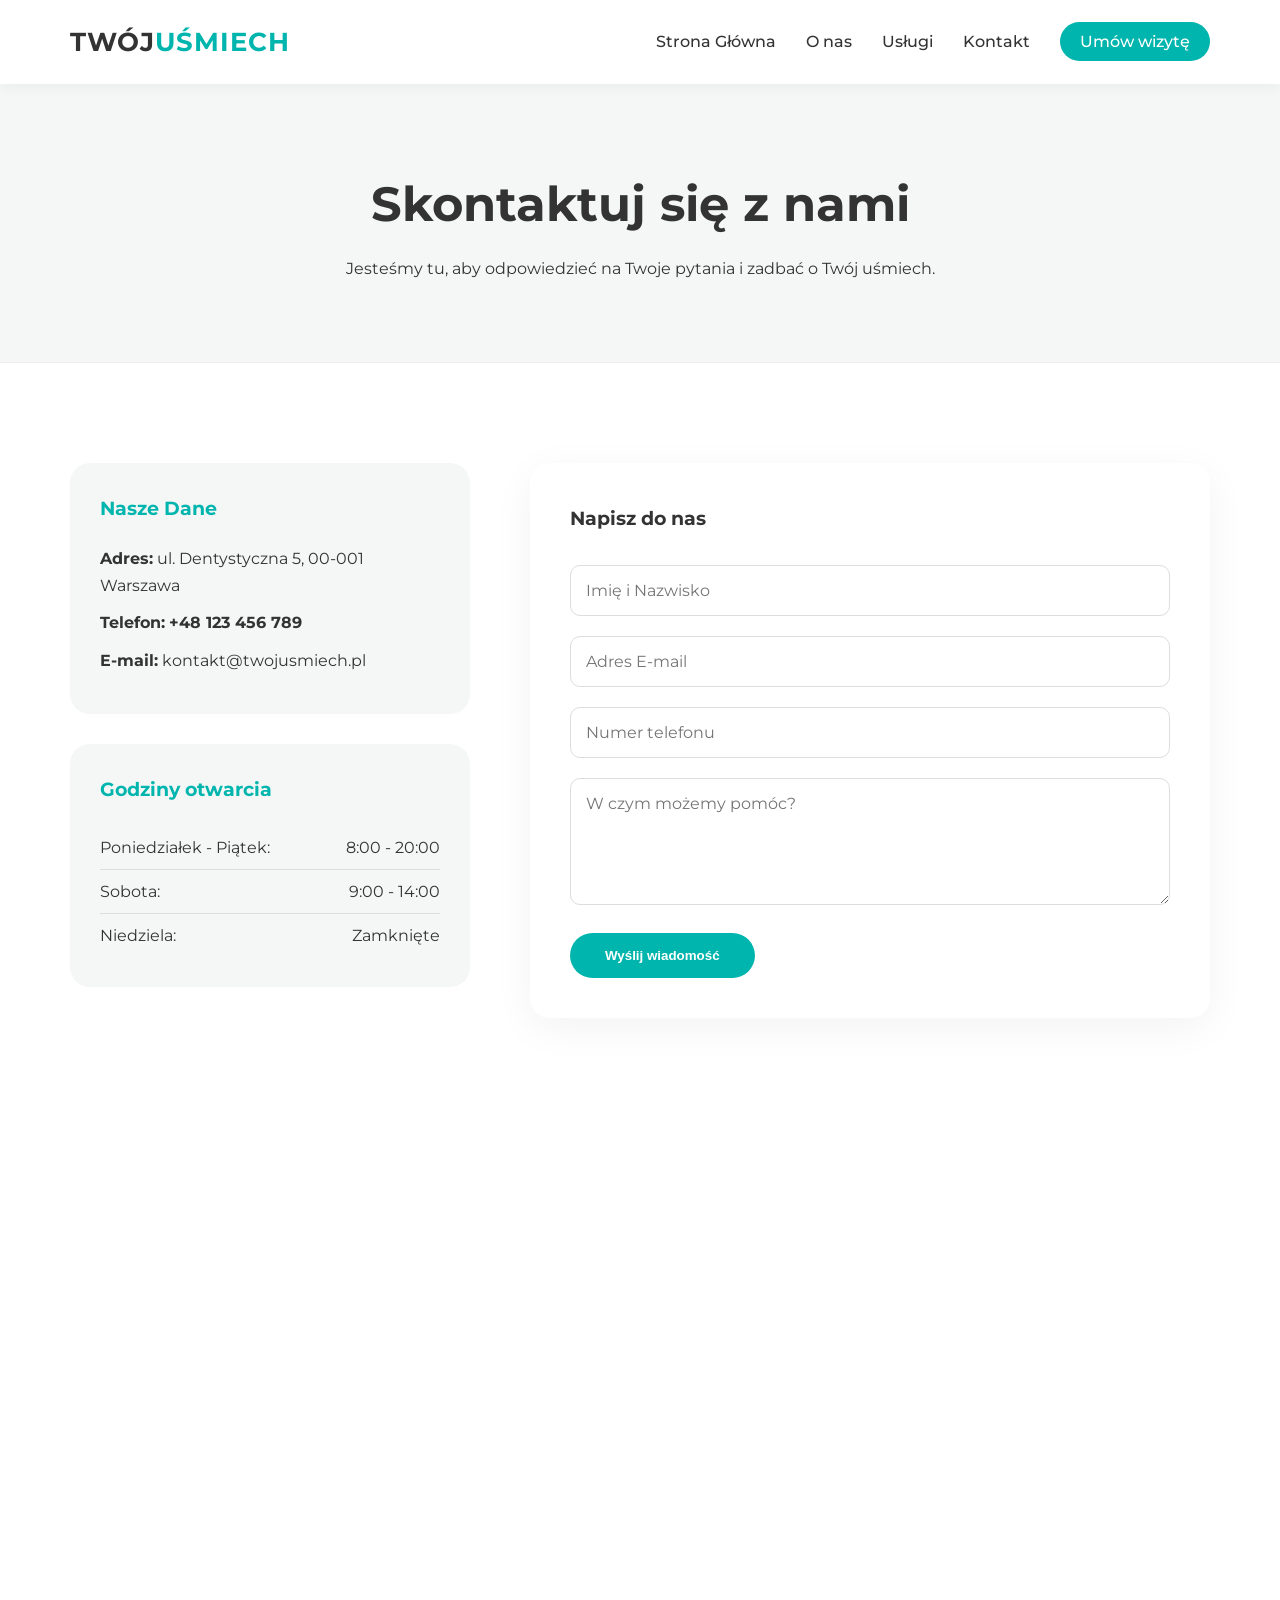
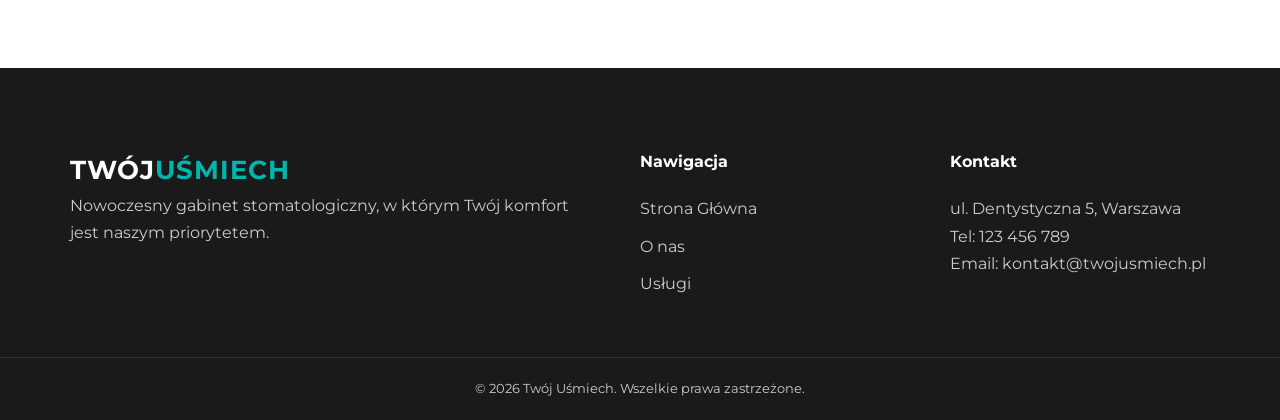
<file: demo/dentysta/kontakt.html>
<!doctype html>
<html lang="pl">
	<head>
		<meta charset="UTF-8" />
		<meta name="viewport" content="width=device-width, initial-scale=1.0" />
		<title>Kontakt | Twój Uśmiech</title>
		<link rel="stylesheet" href="style.css" />
		<link
			href="https://fonts.googleapis.com/css2?family=Montserrat:wght@300;400;700&display=swap"
			rel="stylesheet"
		/>
	</head>
	<body>
		<nav class="navbar">
			<div class="container">
				<a href="index.html" class="logo">TWÓJ<span>UŚMIECH</span></a>

				<div class="menu-toggle" id="mobile-menu">
					<span class="bar"></span>
					<span class="bar"></span>
					<span class="bar"></span>
				</div>

				<ul class="nav-links">
					<li><a href="index.html">Strona Główna</a></li>
					<li><a href="o-nas.html">O nas</a></li>
					<li><a href="uslugi.html">Usługi</a></li>
					<li><a href="kontakt.html">Kontakt</a></li>
					<li><a href="#" class="btn-small">Umów wizytę</a></li>
				</ul>
			</div>
		</nav>

		<header class="hero-sub">
			<div class="container">
				<h1>Skontaktuj się z nami</h1>
				<p>
					Jesteśmy tu, aby odpowiedzieć na Twoje pytania i zadbać o Twój
					uśmiech.
				</p>
			</div>
		</header>

		<section class="contact-page">
			<div class="container">
				<div class="contact-wrapper">
					<div class="contact-info">
						<div class="contact-box">
							<h3>Nasze Dane</h3>
							<p><strong>Adres:</strong> ul. Dentystyczna 5, 00-001 Warszawa</p>
							<p>
								<strong>Telefon:</strong>
								<a href="tel:+48123456789">+48 123 456 789</a>
							</p>
							<p><strong>E-mail:</strong> kontakt@twojusmiech.pl</p>
						</div>

						<div class="contact-box">
							<h3>Godziny otwarcia</h3>
							<ul class="hours-list">
								<li>
									<span>Poniedziałek - Piątek:</span> <span>8:00 - 20:00</span>
								</li>
								<li><span>Sobota:</span> <span>9:00 - 14:00</span></li>
								<li><span>Niedziela:</span> <span>Zamknięte</span></li>
							</ul>
						</div>
					</div>

					<div class="contact-form-container">
						<h3>Napisz do nas</h3>
						<form class="contact-form">
							<div class="form-group">
								<input type="text" placeholder="Imię i Nazwisko" required />
							</div>
							<div class="form-group">
								<input type="email" placeholder="Adres E-mail" required />
							</div>
							<div class="form-group">
								<input type="tel" placeholder="Numer telefonu" />
							</div>
							<div class="form-group">
								<textarea
									placeholder="W czym możemy pomóc?"
									rows="5"
									required
								></textarea>
							</div>
							<button type="submit" class="btn-main">Wyślij wiadomość</button>
						</form>
					</div>
				</div>
			</div>
		</section>

		<section class="map-section">
			<div class="container-full">
				<iframe
					src="https://www.google.com/maps/embed?pb=!1m18!1m12!1m3!1d156388.3543851088!2d20.9211124!3d52.232855!2m3!1f0!2f0!3f0!3m2!1i1024!2i768!4f13.1!3m3!1m2!1s0x471ecc6690625ab7%3A0x465352c6f111818d!2sWarszawa!5e0!3m2!1spl!2spl!4v1700000000000!5m2!1spl!2spl"
					width="100%"
					height="450"
					style="border: 0"
					allowfullscreen=""
					loading="lazy"
				></iframe>
			</div>
		</section>

		<footer class="footer">
			<div class="container grid-footer">
				<div class="footer-info">
					<a href="#" class="logo white-logo">TWÓJ<span>UŚMIECH</span></a>
					<p>
						Nowoczesny gabinet stomatologiczny, w którym Twój komfort jest
						naszym priorytetem.
					</p>
				</div>
				<div>
					<h4>Nawigacja</h4>
					<ul class="footer-links">
						<li><a href="index.html">Strona Główna</a></li>
						<li><a href="o-nas.html">O nas</a></li>
						<li><a href="uslugi.html">Usługi</a></li>
					</ul>
				</div>
				<div>
					<h4>Kontakt</h4>
					<p>ul. Dentystyczna 5, Warszawa</p>
					<p>Tel: 123 456 789</p>
					<p>Email: kontakt@twojusmiech.pl</p>
				</div>
			</div>
			<div class="footer-bottom">
				<p>&copy; 2026 Twój Uśmiech. Wszelkie prawa zastrzeżone.</p>
			</div>
		</footer>

		<script>
			const menu = document.querySelector("#mobile-menu");
			const menuLinks = document.querySelector(".nav-links");

			menu.addEventListener("click", function () {
				menu.classList.toggle("is-active");
				menuLinks.classList.toggle("active");
			});
		</script>
	</body>
</html>
</file>
<file: style.css>
/* ===== RESET / BAZA ===== */
* {
  box-sizing: border-box;
}

body {
  display: flex;
  flex-direction: column;
  min-height: 100vh; /* pełna wysokość ekranu */
  margin: 0;
  font-family: 'Inter', sans-serif;
  background-color: #121212; /* bardzo ciemna szarość */
  color: #e0e0e0; /* jasny szary zamiast białego */
  line-height: 1.6;
}

/* ===== NAVBAR ===== */
.navbar {
  background-color: #181818 !important;
  border-bottom: 1px solid #2a2a2a;
}

.navbar-brand {
  font-weight: 600;
  letter-spacing: 0.5px;
}

.navbar-nav .nav-link {
  color: #cfcfcf;
  margin-right: 1rem;
  transition: color 0.2s ease;
}

.navbar-nav .nav-link:hover {
  color: #9b5cff; /* subtelny fiolet */
}

/* ===== KARTY ===== */
.card {
  background-color: #1c1c1c;
  border: 1px solid #2a2a2a;
  border-radius: 12px;
  color: #e0e0e0;
  transition: transform 0.2s ease, box-shadow 0.2s ease;
}

.card:hover {
  transform: translateY(-4px);
  box-shadow: 0 10px 30px rgba(155, 92, 255, 0.15);
}

.card-title {
  font-weight: 500;
}

.card-text {
  color: #bdbdbd;
}

/* ===== PRZYCISKI ===== */
.btn-primary {
  background-color: #9b5cff;
  border: none;
  border-radius: 8px;
  padding: 0.5rem 1.2rem;
  font-weight: 500;
  transition: background-color 0.2s ease, transform 0.1s ease;
}

.btn-primary:hover {
  background-color: #b084ff;
  transform: translateY(-1px);
}

/* ===== LINKI ===== */
a {
  text-decoration: none;
}

a:hover {
  text-decoration: none;
}

/* ===== SEKCJE ===== */
.section {
  padding: 4rem 1rem;
}

/* ===== TEKST ===== */
h1, h2, h3, h4, h5 {
  font-weight: 600;
  color: #f0f0f0;
}

p {
  max-width: 700px;
}

/* ===== FOTOGRAFIA (na przyszłość) ===== */
.photo-grid img {
  border-radius: 12px;
  transition: transform 0.2s ease, box-shadow 0.2s ease;
}

.photo-grid img:hover {
  transform: scale(1.03);
  box-shadow: 0 10px 30px rgba(0, 0, 0, 0.6);
}

.back-button {
  position: fixed;
  top: 20px;
  left: 20px;
  z-index: 1000;
}

.back-button button {
  background: transparent;
  border: 1px solid #7c5cff;
  color: #cfc9ff;
  padding: 8px 14px;
  border-radius: 8px;
  font-family: 'Inter', sans-serif;
  transition: all 0.2s ease;
}

.back-button button:hover {
  background: #7c5cff;
  color: #111;
}

/* ===== HERO ===== */
.hero {
  background: radial-gradient(
    circle at top,
    rgba(155, 92, 255, 0.15),
    #121212 60%
  );
  padding: 6rem 1rem;
}

.hero h1 {
  font-size: clamp(2.2rem, 5vw, 3.2rem);
}

.hero p {
  color: #bdbdbd;
}

/* ===== SEKCJE – DELIKATNY PODZIAŁ ===== */
.section-dark {
  background-color: #141414;
}

.section-border {
  border-top: 1px solid #37048a;
}

/* ===== BUTTON OUTLINE FIOLET ===== */
.btn-outline-purple {
  border: 1px solid #9b5cff;
  color: #cfc9ff;
  border-radius: 8px;
  padding: 0.5rem 1.2rem;
  transition: all 0.2s ease;
}

.btn-outline-purple:hover {
  background-color: #9b5cff;
  color: #111;
}

/* ===== AKCENTY TEKSTOWE ===== */
.text-purple {
  color: #9b5cff;
}

.muted {
  color: #9a9a9a;
}

/* ===== FADE-IN ===== */
.fade-in {
  animation: fadeIn 0.8s ease forwards;
}

@keyframes fadeIn {
  from {
    opacity: 0;
    transform: translateY(10px);
  }
  to {
    opacity: 1;
    transform: translateY(0);
  }
}
/* ===== LINKI PORTFOLIO ===== */
.project-link {
  color: #cfc9ff;
  font-weight: 500;
  position: relative;
}

.project-link::after {
  content: "";
  position: absolute;
  left: 0;
  bottom: -2px;
  width: 0;
  height: 1px;
  background: #9b5cff;
  transition: width 0.2s ease;
}

.project-link:hover::after {
  width: 100%;
}

/* ===== KARTY – PREMIUM FEEL ===== */
.card {
  position: relative;
  overflow: hidden;
}

.card::after {
  pointer-events: none;
  content: "";
  position: absolute;
  inset: 0;
  background: linear-gradient(
    120deg,
    transparent,
    rgba(155, 92, 255, 0.08),
    transparent
  );
  opacity: 0;
  transition: opacity 0.3s ease;
}

.card:hover::after {
  opacity: 1;
}

p {
  max-width: 700px;
  margin-left: auto;
  margin-right: auto;
}
.photo-grid img {
  border-radius: 12px;
  transition: transform 0.2s ease, box-shadow 0.2s ease;
  cursor: pointer;
}
.photo-grid img:hover {
  box-shadow: 0 10px 30px rgba(155, 92, 255, 0.25);
}
.modal-content {
  background-color: #121212;
}
.btn {
  position: relative;
  z-index: 2;
}
/* wszystkie miniatury tej samej wielkości */
.thumb {
  width: 100%;           /* zajmuje cały kontener kolumny */
  height: 300px;         /* wysokość miniatury */
  object-fit: cover;     /* przycina zdjęcie proporcjonalnie, żeby wypełnić box */
  border-radius: 12px;
  cursor: pointer;
  transition: transform 0.2s ease, box-shadow 0.2s ease;
}

.thumb:hover {
  transform: scale(1.03);
  box-shadow: 0 10px 30px rgba(155, 92, 255, 0.25);
}
/* FOOTER */
    footer {
      text-align: center;
      margin-top: auto;
      background-color: #181818;
      border-top: 1px solid #37048a;
      padding: 1.5rem 0;
      color: #cfcfcf;
      width: 100%;
    }

    footer a {
      color: #cfc9ff;
      margin: 0 0.5rem;
      text-decoration: none;
    }
    footer a:hover { text-decoration: underline; }
</file>
<file: demo/korea/style.css>
/* Zmienne kolorystyczne */
:root {
	--bg-black: #0a0a0a;
	--bottle-green: #00332a;
	--light-green: #005a4a;
	--text-white: #e0e0e0;
	--accent: #c4a484; /* Delikatne złoto/beż dla kontrastu */
	--transition: all 0.3s ease-in-out;
}

* {
	margin: 0;
	padding: 0;
	box-sizing: border-box;
}

body {
	font-family: "Montserrat", sans-serif;
	background-color: var(--bg-black);
	color: var(--text-white);
	line-height: 1.6;
	overflow-x: hidden;
}

.container {
	max-width: 1200px;
	margin: 0 auto;
	padding: 0 20px;
}

/* --- NAVBAR (Sticky) --- */
.navbar {
	position: sticky;
	top: 0;
	background: rgba(10, 10, 10, 0.95);
	padding: 20px 0;
	z-index: 1000;
	border-bottom: 1px solid var(--bottle-green);
}

.navbar .container {
	display: flex;
	justify-content: space-between;
	align-items: center;
}

.logo {
	font-family: "Playfair Display", serif;
	font-size: 1.8rem;
	color: var(--text-white);
	text-decoration: none;
	font-weight: 700;
	letter-spacing: 2px;
}

.logo span {
	color: var(--light-green);
}

.nav-links a {
	color: var(--text-white);
	text-decoration: none;
	margin-left: 30px;
	font-size: 0.9rem;
	text-transform: uppercase;
	letter-spacing: 1px;
	transition: var(--transition);
}

.nav-links a:hover {
	color: var(--light-green);
}

/* --- HAMBURGER --- */
.hamburger {
	display: none;
	cursor: pointer;
}

.hamburger span {
	display: block;
	width: 25px;
	height: 3px;
	background: var(--text-white);
	margin: 5px;
	transition: var(--transition);
}

/* --- HERO SECTION --- */
.hero {
	height: 100vh;
	background:
		linear-gradient(rgba(0, 0, 0, 0.7), rgba(0, 51, 42, 0.5)),
		url("https://images.unsplash.com/photo-1541696432-82c6da8ce7bf?auto=format&fit=crop&q=80&w=1600")
			center/cover;
	display: flex;
	align-items: center;
	justify-content: center;
	text-align: center;
}

.hero-content h1 {
	font-family: "Playfair Display", serif;
	font-size: 4rem;
	margin-bottom: 20px;
}

.hero-content p {
	font-size: 1.2rem;
	margin-bottom: 30px;
	max-width: 600px;
	margin-left: auto;
	margin-right: auto;
}

.btn {
	padding: 15px 40px;
	background: var(--bottle-green);
	color: white;
	text-decoration: none;
	border: 1px solid var(--light-green);
	transition: var(--transition);
	display: inline-block;
}

.btn:hover {
	background: var(--light-green);
	transform: translateY(-3px);
}

/* --- ANIMACJE --- */
.fade-in {
	animation: fadeIn 2s ease-out;
}

@keyframes fadeIn {
	from {
		opacity: 0;
		transform: translateY(20px);
	}
	to {
		opacity: 1;
		transform: translateY(0);
	}
}

/* --- FOOTER --- */
.footer {
	background: var(--bg-black);
	padding: 60px 0 20px;
	border-top: 2px solid var(--bottle-green);
	margin-top: 100px;
}

.footer-grid {
	display: grid;
	grid-template-columns: repeat(auto-fit, minmax(250px, 1fr));
	gap: 40px;
	margin-bottom: 40px;
}

.footer-bottom {
	text-align: center;
	font-size: 0.8rem;
	color: #666;
	padding-top: 20px;
	border-top: 1px solid #222;
}

/* --- RESPONSYWNOŚĆ --- */
@media (max-width: 768px) {
	.nav-links {
		position: fixed;
		right: -100%;
		top: 70px;
		flex-direction: column;
		background: var(--bg-black);
		width: 100%;
		text-align: center;
		transition: 0.4s;
		padding: 40px 0;
		border-bottom: 1px solid var(--bottle-green);
	}

	.nav-links.active {
		right: 0;
	}

	.nav-links a {
		margin: 20px 0;
		display: block;
	}

	.hamburger {
		display: block;
	}

	.hero-content h1 {
		font-size: 2.5rem;
	}
}
/* --- NOWE STYLE DLA TREŚCI --- */

.section-title {
	text-align: center;
	margin-bottom: 60px;
}

.section-title h2 {
	font-family: "Playfair Display", serif;
	font-size: 2.5rem;
	margin-bottom: 10px;
}

.line {
	width: 60px;
	height: 3px;
	background: var(--light-green);
	margin: 0 auto;
}

/* O NAS */
.about-section {
	padding: 100px 0;
}

.about-grid {
	display: grid;
	grid-template-columns: 1fr 1fr;
	gap: 50px;
	align-items: center;
}

.subtitle {
	color: var(--light-green);
	text-transform: uppercase;
	letter-spacing: 3px;
	font-size: 0.8rem;
	font-weight: bold;
}

.img-frame {
	width: 100%;
	height: 100%;
	border: 1px solid var(--light-green);
	position: absolute; /* Ramka przylega idealnie do zdjęcia */
	top: 0;
	left: 0;
	z-index: 2; /* Zielona linia jest na zdjęciu */
	pointer-events: none; /* Żeby ramka nie blokowała kliknięć w zdjęcie */
}

.img-frame::after {
	content: "";
	position: absolute;
	top: 15px;
	left: 15px;
	width: 100%;
	height: 100%;
	border: 1px solid var(--accent); /* To jest ta "żółta" ramka */
	z-index: -1; /* To wrzuca ją na sam spód, pod zdjęcie i zieloną ramkę */
}

/* CARDS / SPECIALS */
.specials {
	padding-bottom: 100px;
}

.specials-grid {
	display: grid;
	grid-template-columns: repeat(auto-fit, minmax(300px, 1fr));
	gap: 30px;
}

.card {
	background: #111;
	border-bottom: 4px solid var(--bottle-green);
	transition: var(--transition);
}

.card:hover {
	transform: translateY(-10px);
	border-color: var(--light-green);
}

.card-img {
	height: 250px;
	background-size: cover;
	background-position: center;
}

.card-content {
	padding: 25px;
}

.card-content h3 {
	margin-bottom: 10px;
}

.price {
	display: block;
	margin-top: 15px;
	color: var(--light-green);
	font-weight: bold;
	font-size: 1.2rem;
}

/* TESTIMONIALS */
.testimonials {
	padding: 80px 0;
	background: linear-gradient(
		to right,
		var(--bg-black),
		var(--bottle-green),
		var(--bg-black)
	);
}

.quote-icon {
	font-size: 5rem;
	color: var(--light-green);
	font-family: "Playfair Display", serif;
	line-height: 0;
	margin-bottom: 20px;
}

.quote-text {
	font-size: 1.5rem;
	font-style: italic;
	max-width: 800px;
	margin: 0 auto 20px;
}

/* BOOKING */
.booking {
	padding: 100px 0;
	text-align: center;
}

.booking-box {
	padding: 60px;
	border: 1px solid var(--bottle-green);
	background: rgba(0, 51, 42, 0.1);
}

/* ANIMACJA PRZY PRZEWIJANIU (Simple Scroll Reveal) */
.scroll-reveal {
	opacity: 1; /* W wersji profesjonalnej tutaj użyłbyś JS, żeby zmieniać z 0 na 1 */
	transform: translateY(0);
	transition: all 0.8s ease-out;
}

/* DOPASOWANIE DO TELEFONÓW */
@media (max-width: 768px) {
	.about-grid {
		grid-template-columns: 1fr;
		text-align: center;
	}
	.img-frame {
		height: 250px;
	}
}
/* --- STYLE PODSTRONY MENU --- */

.menu-hero {
	padding: 120px 0 60px;
	background: linear-gradient(to bottom, var(--bottle-green), var(--bg-black));
}

.menu-hero h1 {
	font-size: 3.5rem;
	font-family: "Playfair Display", serif;
}

.menu-categories {
	display: flex;
	justify-content: center;
	gap: 15px;
	margin-bottom: 50px;
	flex-wrap: wrap;
}

.cat-btn {
	padding: 10px 25px;
	background: transparent;
	border: 1px solid var(--bottle-green);
	color: var(--text-white);
	cursor: pointer;
	transition: var(--transition);
	text-transform: uppercase;
	letter-spacing: 1px;
	font-size: 0.8rem;
}

.cat-btn.active,
.cat-btn:hover {
	background: var(--light-green);
	border-color: var(--light-green);
}

/* Lista dań */
.menu-grid {
	display: grid;
	grid-template-columns: repeat(auto-fit, minmax(400px, 1fr));
	gap: 40px;
	margin-bottom: 100px;
}

.menu-item {
	border-left: 3px solid var(--bottle-green);
	padding-left: 20px;
	transition: var(--transition);
}

.menu-item:hover {
	border-left-color: var(--light-green);
	background: rgba(0, 89, 74, 0.05);
}

.menu-header {
	display: flex;
	justify-content: space-between;
	align-items: baseline;
	margin-bottom: 10px;
}

.menu-header h3 {
	font-family: "Playfair Display", serif;
	font-size: 1.4rem;
	color: var(--text-white);
}

.m-price {
	font-weight: bold;
	color: var(--light-green);
}

.menu-info p {
	font-size: 0.9rem;
	color: #aaa;
	margin-bottom: 10px;
}

.tags {
	font-size: 0.7rem;
	color: var(--light-green);
	letter-spacing: 1px;
	font-weight: bold;
}

.active-link {
	color: var(--light-green) !important;
	border-bottom: 1px solid var(--light-green);
}

/* RWD dla menu */
@media (max-width: 600px) {
	.menu-grid {
		grid-template-columns: 1fr;
	}
	.menu-hero h1 {
		font-size: 2.5rem;
	}
}
/* --- STYLE STRONY KONTAKT --- */

.contact-section {
	padding: 80px 0;
}

.contact-grid {
	display: grid;
	grid-template-columns: 1fr 1.5fr;
	gap: 80px;
	align-items: start;
}

.info-item {
	margin-bottom: 40px;
}

.info-item p {
	font-size: 1.2rem;
	margin-top: 10px;
}

.social-links {
	margin-top: 15px;
	display: flex;
	gap: 20px;
}

.social-links a {
	color: var(--light-green);
	text-decoration: none;
	font-weight: bold;
	font-size: 0.9rem;
	transition: var(--transition);
}

.social-links a:hover {
	color: var(--text-white);
	letter-spacing: 1px;
}

/* FORMULARZ */
.contact-form {
	background: #111;
	padding: 40px;
	border: 1px solid var(--bottle-green);
}

.form-group {
	margin-bottom: 25px;
}

.form-group label {
	display: block;
	margin-bottom: 8px;
	font-size: 0.8rem;
	text-transform: uppercase;
	color: var(--light-green);
	letter-spacing: 1px;
}

.form-group input,
.form-group textarea {
	width: 100%;
	padding: 12px;
	background: var(--bg-black);
	border: 1px solid #333;
	color: white;
	font-family: "Montserrat", sans-serif;
	transition: var(--transition);
}

.form-group input:focus,
.form-group textarea:focus {
	outline: none;
	border-color: var(--light-green);
	box-shadow: 0 0 10px rgba(0, 89, 74, 0.2);
}

/* MAPA - DARK MODE EFFECT */
.map-section {
	line-height: 0; /* Usuwa lukę pod mapą */
}

.dark-map iframe {
	filter: grayscale(100%) invert(90%) contrast(90%);
	opacity: 0.8;
	transition: var(--transition);
}

.dark-map iframe:hover {
	filter: grayscale(50%) invert(90%);
	opacity: 1;
}

/* RESPONSYWNOŚĆ KONTAKTU */
@media (max-width: 900px) {
	.contact-grid {
		grid-template-columns: 1fr;
		gap: 50px;
	}
	.contact-form {
		padding: 20px;
	}
}
/* --- STYLE STRONY O NAS --- */

.about-hero-bg {
	background:
		linear-gradient(rgba(0, 0, 0, 0.6), rgba(0, 0, 0, 0.6)),
		url("https://images.unsplash.com/photo-1514933651103-005eec06c04b?auto=format&fit=crop&q=80&w=1600")
			center/cover;
}

.story-section {
	padding: 100px 0;
}

.story-block {
	display: flex;
	align-items: center;
	gap: 100px;
	margin-bottom: 120px;
}

.story-block.reverse {
	flex-direction: row-reverse;
}

.story-text {
	flex: 1;
}

.story-text h2 {
	font-family: "Playfair Display", serif;
	font-size: 2.5rem;
	margin-bottom: 30px;
	color: var(--light-green);
}

.story-text p {
	margin-bottom: 20px;
	font-size: 1.1rem;
	color: #ccc;
}

.story-image {
	flex: 1;
}

.image-box {
	width: 100%;
	height: 450px;
	background: var(--bottle-green);
	position: relative;
	border: 1px solid var(--light-green);
}

/* Dekoracyjne ramki pod zdjęciami */
.decor-1::after {
	content: "";
	position: absolute;
	top: -20px;
	left: -20px;
	width: 100%;
	height: 100%;
	border: 2px solid var(--light-green);
	z-index: -1;
}

.decor-2::after {
	content: "";
	position: absolute;
	bottom: -20px;
	right: -20px;
	width: 100%;
	height: 100%;
	border: 2px solid var(--accent);
	z-index: -1;
}

/* SEKACJA STATYSTYK */
.stats-section {
	background: #050505;
	padding: 80px 0;
	border-top: 1px solid var(--bottle-green);
	border-bottom: 1px solid var(--bottle-green);
}

.stats-grid {
	display: flex;
	justify-content: space-around;
	text-align: center;
}

.stat-num {
	display: block;
	font-family: "Playfair Display", serif;
	font-size: 3.5rem;
	color: var(--light-green);
	font-weight: bold;
}

.stat-item p {
	text-transform: uppercase;
	letter-spacing: 2px;
	font-size: 0.8rem;
	color: #888;
}

/* RWD DLA O NAS */
@media (max-width: 900px) {
	.story-block,
	.story-block.reverse {
		flex-direction: column;
		gap: 50px;
		text-align: center;
	}
	.stats-grid {
		flex-direction: column;
		gap: 40px;
	}
	.story-block {
		flex-direction: column !important; /* Wymuszamy pionowy układ */
		gap: 40px;
	}

	.image-box {
		height: 300px; /* Tutaj nadajemy wysokość, bo inaczej na mobile znika */
		width: 100%;
		display: block;
	}

	.story-image {
		width: 100%; /* Rozciągamy kontener na całą szerokość telefonu */
		flex: none; /* Wyłączamy flex:1, który powoduje zapadanie się na mobile */
	}
}

.about-image {
	width: 100%;
	height: 400px;
	background-size: cover;
	background-position: center;
	position: relative; /* To jest kluczowe */
	z-index: 1; /* Kontener jest nisko */
}
</file>
<file: demo/dentysta/style.css>
:root {
    --primary: #00B5AD;
    --primary-dark: #008f89;
    --text: #333;
    --light-gray: #f4f7f6;
    --white: #ffffff;
}

* {
    margin: 0;
    padding: 0;
    box-sizing: border-box;
}

body {
    font-family: 'Montserrat', sans-serif;
    color: var(--text);
    line-height: 1.7;
    background-color: var(--white);
}

.container {
    max-width: 1200px;
    margin: 0 auto;
    padding: 0 30px;
}

/* Navbar */
.navbar {
    background: var(--white);
    padding: 20px 0;
    box-shadow: 0 2px 15px rgba(0,0,0,0.05);
    position: sticky;
    top: 0;
    z-index: 1000;
}

.navbar .container {
    display: flex;
    justify-content: space-between;
    align-items: center;
}

.logo {
    font-weight: 700;
    font-size: 1.6rem;
    text-decoration: none;
    color: var(--text);
    letter-spacing: 1px;
}

.logo span { color: var(--primary); }

.nav-links {
    list-style: none;
    display: flex;
    align-items: center;
}

.nav-links li { margin-left: 30px; }

.nav-links a {
    text-decoration: none;
    color: var(--text);
    font-weight: 500;
    transition: 0.3s;
}

.nav-links a:hover { color: var(--primary); }

/* Przyciski */
.btn-main {
    display: inline-block;
    background: var(--primary);
    color: var(--white);
    padding: 15px 35px;
    border-radius: 50px;
    text-decoration: none;
    font-weight: 700;
    transition: 0.3s;
    border: none;
    cursor: pointer;
}

.btn-main:hover {
    background: var(--primary-dark);
    transform: translateY(-2px);
}

.btn-main.white {
    background: var(--white);
    color: var(--primary);
}

.btn-outline {
    display: inline-block;
    padding: 10px 20px;
    border: 2px solid var(--primary);
    color: var(--primary);
    text-decoration: none;
    border-radius: 50px;
    font-weight: 600;
    font-size: 0.9rem;
    transition: 0.3s;
}

.btn-outline:hover {
    background: var(--primary);
    color: var(--white);
}

.btn-small {
    background: var(--primary);
    color: var(--white) !important;
    padding: 10px 20px;
    border-radius: 50px;
}

/* Hero Section z tłem */
.hero {
    height: 80vh;
    background: url('https://plus.unsplash.com/premium_photo-1681967039743-37dc3a27f4ce?q=80&w=1505&auto=format&fit=crop&ixlib=rb-4.1.0&ixid=M3wxMjA3fDB8MHxwaG90by1wYWdlfHx8fGVufDB8fHx8fA%3D%3D') center/cover no-repeat;
    position: relative;
}

.hero-overlay {
    background: rgba(255, 255, 255, 0.6); /* Delikatne rozjaśnienie zdjęcia, by tekst był czytelny */
    height: 100%;
    width: 100%;
    display: flex;
    align-items: center;
}

.hero h1 {
    font-size: 3.5rem;
    max-width: 700px;
    line-height: 1.2;
    margin-bottom: 20px;
}

.hero p {
    font-size: 1.3rem;
    margin-bottom: 30px;
    max-width: 600px;
}

/* Sekcje */
section { padding: 100px 0; }

.section-title {
    text-align: center;
    font-size: 2.5rem;
    margin-bottom: 60px;
    position: relative;
}

.section-title::after {
    content: '';
    display: block;
    width: 60px;
    height: 4px;
    background: var(--primary);
    margin: 15px auto 0;
}

.grid {
    display: grid;
    grid-template-columns: repeat(auto-fit, minmax(300px, 1fr));
    gap: 30px;
}

/* Dlaczego My */
.trust-item {
    text-align: center;
    padding: 20px;
}

.trust-item img {
    width: 100%;
    height: 250px;
    object-fit: cover;
    border-radius: 20px;
    margin-bottom: 20px;
}

/* Usługi */
.services { background: var(--light-gray); }

.card {
    background: var(--white);
    border-radius: 20px;
    overflow: hidden;
    box-shadow: 0 10px 30px rgba(0,0,0,0.05);
    transition: 0.3s;
}

.card:hover { transform: translateY(-10px); }

.card img {
    width: 100%;
    height: 200px;
    object-fit: cover;
}

.card-content { padding: 30px; }

.card-content h3 { margin-bottom: 15px; }

.card-content p {
    margin-bottom: 20px;
    color: #666;
    font-size: 0.95rem;
}

/* O nas */
.flex {
    display: flex;
    align-items: center;
    gap: 60px;
}

.about-content { flex: 1; }

.about-content p { margin-bottom: 20px; }

.about-image { flex: 1; }

.about-image img {
    width: 100%;
    border-radius: 20px;
    box-shadow: 20px 20px 0px var(--light-gray);
}

/* Opinie - Rolka */
.reviews-slider {
    display: grid;
    grid-template-columns: repeat(auto-fit, minmax(300px, 1fr));
    gap: 30px;
}

.review-card {
    background: var(--white);
    padding: 40px;
    border-radius: 20px;
    border-left: 5px solid var(--primary);
    box-shadow: 0 5px 20px rgba(0,0,0,0.03);
}

.review-card p {
    font-style: italic;
    margin-bottom: 20px;
}

.author {
    font-weight: 700;
    color: var(--primary);
}

/* CTA */
.cta {
    background: var(--primary);
    color: var(--white);
    text-align: center;
}

.cta h2 { font-size: 2.5rem; margin-bottom: 20px; }

/* Stopka */
.footer {
    background: #1a1a1a;
    color: #ccc;
    padding: 80px 0 20px;
}

.grid-footer {
    display: grid;
    grid-template-columns: 2fr 1fr 1fr;
    gap: 50px;
    margin-bottom: 50px;
}

.footer h4 { color: var(--white); margin-bottom: 20px; }

.footer-links { list-style: none; }

.footer-links li { margin-bottom: 10px; }

.footer-links a { color: #ccc; text-decoration: none; }

.footer-bottom {
    border-top: 1px solid #333;
    padding-top: 20px;
    text-align: center;
    font-size: 0.8rem;
}

.white-logo { color: var(--white); }

/* Responsywność */
@media (max-width: 768px) {
    .flex { flex-direction: column; }
    .hero h1 { font-size: 2.5rem; }
    .nav-links { display: none; } /* Uproszczenie na mobile */
}
/* --- Style dla podstron --- */

.hero-sub {
    background: var(--light-gray);
    padding: 80px 0;
    text-align: center;
    border-bottom: 1px solid #eee;
}

.hero-sub h1 {
    font-size: 3rem;
    color: var(--text);
    margin-bottom: 10px;
}

.subtitle {
    color: var(--primary);
    text-transform: uppercase;
    font-weight: 700;
    letter-spacing: 2px;
    font-size: 0.8rem;
    display: block;
    margin-bottom: 10px;
}

/* Sekcja Misja */
.mission-image img {
    width: 100%;
    border-radius: 20px;
}

.mission-text h2 {
    font-size: 2.2rem;
    margin-bottom: 20px;
}

/* Zespół */
.team {
    background: var(--light-gray);
}

.team-card {
    background: var(--white);
    border-radius: 20px;
    overflow: hidden;
    text-align: center;
    box-shadow: 0 5px 15px rgba(0,0,0,0.05);
}

.team-card img {
    width: 100%;
    height: 350px;
    object-fit: cover;
}

.team-info {
    padding: 25px;
}

.team-info h3 {
    font-size: 1.2rem;
    margin-bottom: 5px;
}

.specialty {
    color: var(--primary);
    font-weight: 600;
    font-size: 0.9rem;
}

/* Wartości */
.grid-values {
    display: grid;
    grid-template-columns: repeat(3, 1fr);
    gap: 50px;
}

.value-item h3 {
    color: var(--primary);
    font-size: 1.5rem;
    margin-bottom: 15px;
}

.nav-links a.active {
    color: var(--primary);
    border-bottom: 2px solid var(--primary);
}

/* Responsywność dla O nas */
@media (max-width: 768px) {
    .grid-values {
        grid-template-columns: 1fr;
    }
    .hero-sub h1 {
        font-size: 2.2rem;
    }
}
/* --- Style dla Usług --- */

.service-row {
    display: flex;
    align-items: center;
    gap: 80px;
    margin-bottom: 80px;
}

.service-row.reverse {
    flex-direction: row-reverse;
}

.service-img {
    flex: 1;
}

.service-img img {
    width: 100%;
    border-radius: 30px;
    box-shadow: 0 20px 40px rgba(0,0,0,0.1);
}

.service-info {
    flex: 1;
}

.service-info h2 {
    font-size: 2.2rem;
    margin-bottom: 20px;
    color: var(--text);
}

.check-list {
    list-style: none;
    margin-top: 25px;
}

.check-list li {
    margin-bottom: 10px;
    padding-left: 30px;
    position: relative;
    font-weight: 500;
}

.check-list li::before {
    content: '✓';
    position: absolute;
    left: 0;
    color: var(--primary);
    font-weight: 700;
}

/* Cennik */
.pricing {
    background: var(--light-gray);
}

.pricing-table {
    max-width: 800px;
    margin: 0 auto;
    background: var(--white);
    padding: 40px;
    border-radius: 20px;
    box-shadow: 0 10px 30px rgba(0,0,0,0.05);
}

.price-item {
    display: flex;
    justify-content: space-between;
    padding: 15px 0;
    border-bottom: 1px dashed #ddd;
}

.price-item:last-child {
    border-bottom: none;
}

.price-item strong {
    color: var(--primary);
}

.pricing-note {
    text-align: center;
    margin-top: 20px;
    font-size: 0.85rem;
    color: #888;
}

/* FAQ */
.faq-grid {
    display: grid;
    grid-template-columns: 1fr 1fr;
    gap: 40px;
}

.faq-item h4 {
    color: var(--primary);
    margin-bottom: 10px;
    font-size: 1.1rem;
}

/* Responsywność dla Usług */
@media (max-width: 768px) {
    .service-row, .service-row.reverse {
        flex-direction: column;
        gap: 30px;
    }
    .faq-grid {
        grid-template-columns: 1fr;
    }
}
/* --- Style dla Kontaktu --- */

.contact-wrapper {
    display: flex;
    gap: 60px;
    align-items: flex-start;
}

.contact-info {
    flex: 1;
}

.contact-box {
    background: var(--light-gray);
    padding: 30px;
    border-radius: 20px;
    margin-bottom: 30px;
}

.contact-box h3 {
    margin-bottom: 20px;
    color: var(--primary);
}

.contact-box p {
    margin-bottom: 10px;
}

.contact-box a {
    color: var(--text);
    text-decoration: none;
    font-weight: 700;
}

.hours-list {
    list-style: none;
}

.hours-list li {
    display: flex;
    justify-content: space-between;
    padding: 8px 0;
    border-bottom: 1px solid #ddd;
}

.hours-list li:last-child {
    border-bottom: none;
}

/* Formularz */
.contact-form-container {
    flex: 1.5;
    background: var(--white);
    padding: 40px;
    border-radius: 20px;
    box-shadow: 0 10px 40px rgba(0,0,0,0.05);
}

.contact-form-container h3 {
    margin-bottom: 30px;
}

.form-group {
    margin-bottom: 20px;
}

.form-group input, 
.form-group textarea {
    width: 100%;
    padding: 15px;
    border: 1px solid #ddd;
    border-radius: 10px;
    font-family: inherit;
    font-size: 1rem;
    outline: none;
    transition: 0.3s;
}

.form-group input:focus, 
.form-group textarea:focus {
    border-color: var(--primary);
    box-shadow: 0 0 0 3px rgba(0, 181, 173, 0.1);
}

.map-section {
    padding-bottom: 0;
}

.container-full {
    width: 100%;
    line-height: 0; /* Usuwa lukę pod mapą */
}

/* Responsywność */
@media (max-width: 992px) {
    .contact-wrapper {
        flex-direction: column;
    }
    .contact-info, .contact-form-container {
        width: 100%;
    }
}
/* --- RESPONSYWNOŚĆ I HAMBURGER --- */

@media (max-width: 960px) {
    /* Navbar i Hamburger */
    .nav-links {
        display: flex;
        flex-direction: column;
        width: 100%;
        position: absolute;
        top: 80px; /* Wysokość nawigacji */
        left: -100%; /* Menu schowane poza ekranem */
        opacity: 0;
        transition: all 0.5s ease;
        background: var(--white);
        padding: 40px 0;
        box-shadow: 0 10px 20px rgba(0,0,0,0.1);
    }

    .nav-links.active {
        left: 0;
        opacity: 1;
        z-index: 999;
    }

    .nav-links li {
        margin: 15px 0;
        width: 100%;
        text-align: center;
    }

    .menu-toggle {
        display: block;
        cursor: pointer;
    }

    .menu-toggle .bar {
        display: block;
        width: 25px;
        height: 3px;
        margin: 5px auto;
        transition: all 0.3s ease-in-out;
        background: var(--text);
    }

    /* Animacja hamburgera w "X" */
    #mobile-menu.is-active .bar:nth-child(2) { opacity: 0; }
    #mobile-menu.is-active .bar:nth-child(1) { transform: translateY(8px) rotate(45deg); }
    #mobile-menu.is-active .bar:nth-child(3) { transform: translateY(-8px) rotate(-45deg); }

    /* Sekcje - układ mobilny */
    .flex, .service-row, .service-row.reverse, .contact-wrapper {
        flex-direction: column !important;
        gap: 30px;
    }

    .about-image, .service-img, .contact-info, .contact-form-container {
        width: 100%;
    }

    .hero h1 {
        font-size: 2.2rem;
    }

    .grid, .grid-values, .faq-grid, .grid-footer {
        grid-template-columns: 1fr;
    }

    .section-title {
        font-size: 2rem;
    }
}

/* Ukrycie hamburgera na komputerach */
@media (min-width: 961px) {
    .menu-toggle {
        display: none;
    }
}
</file>
